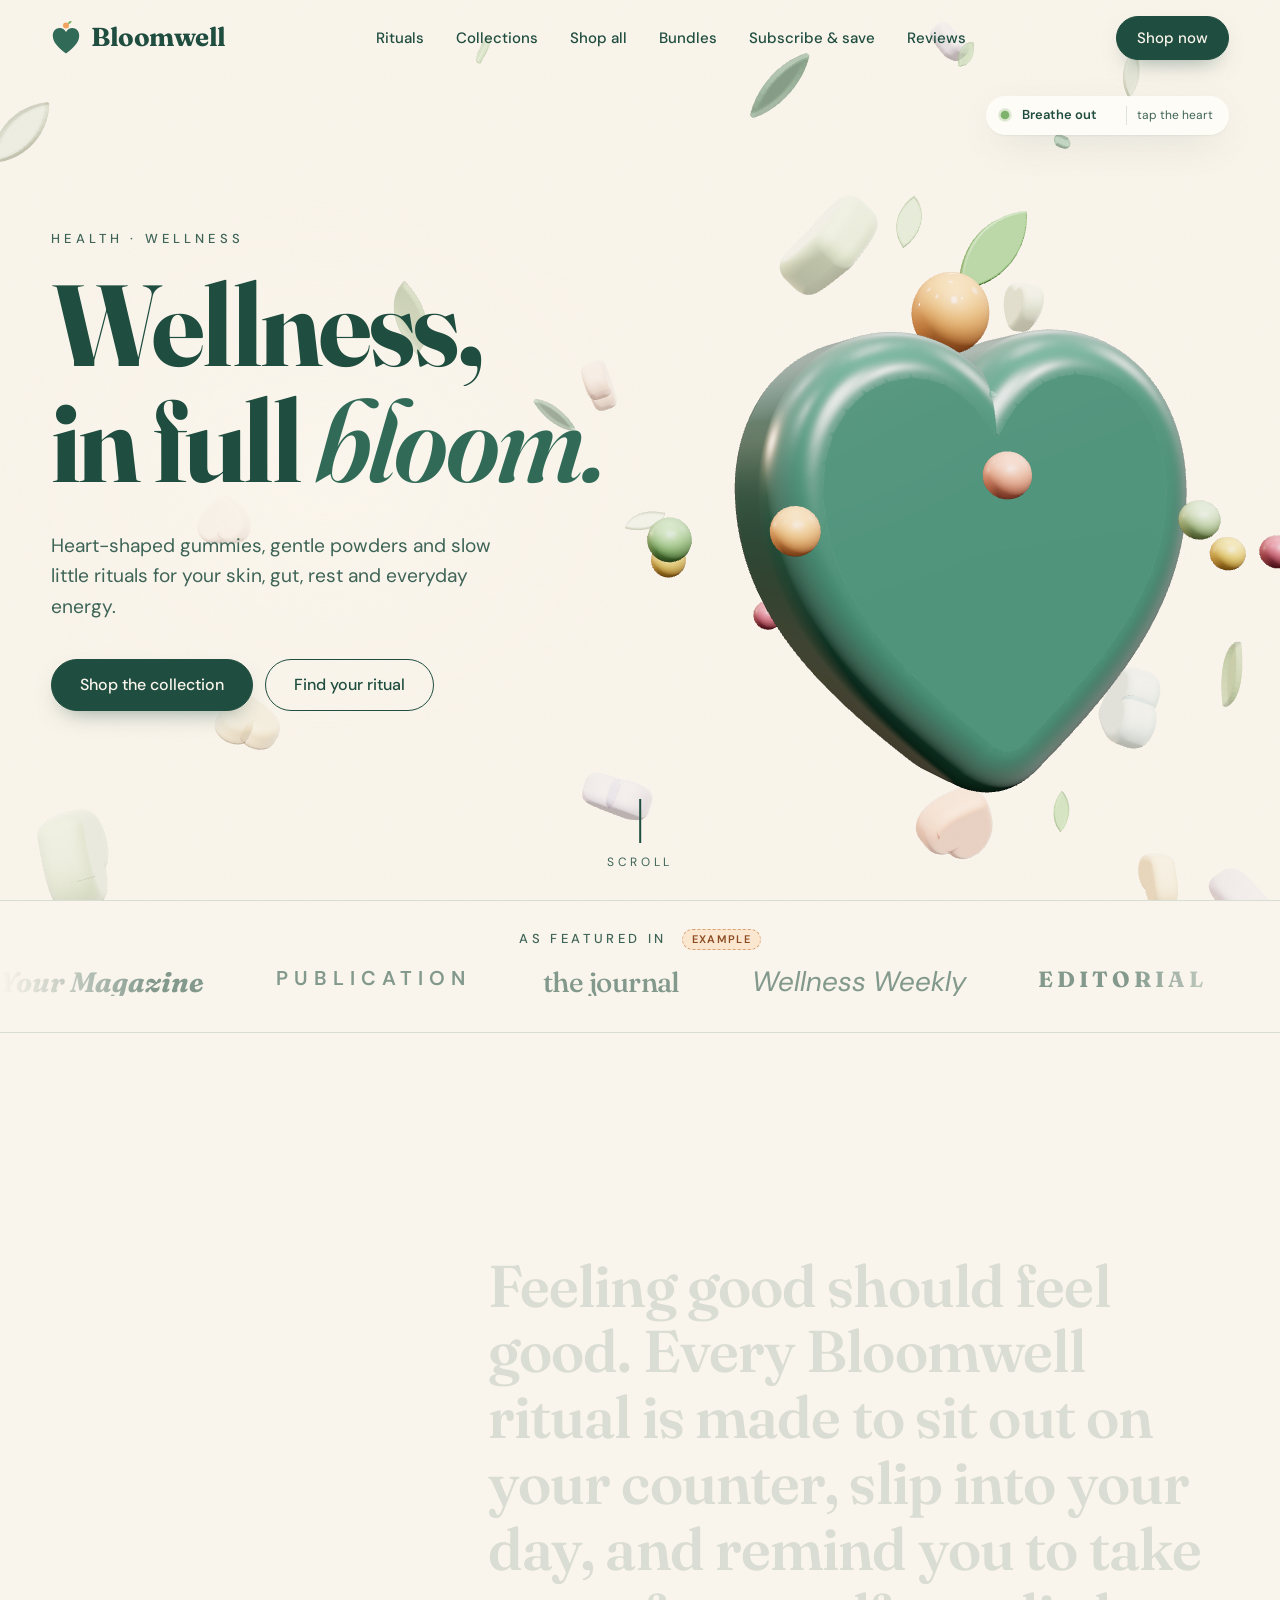
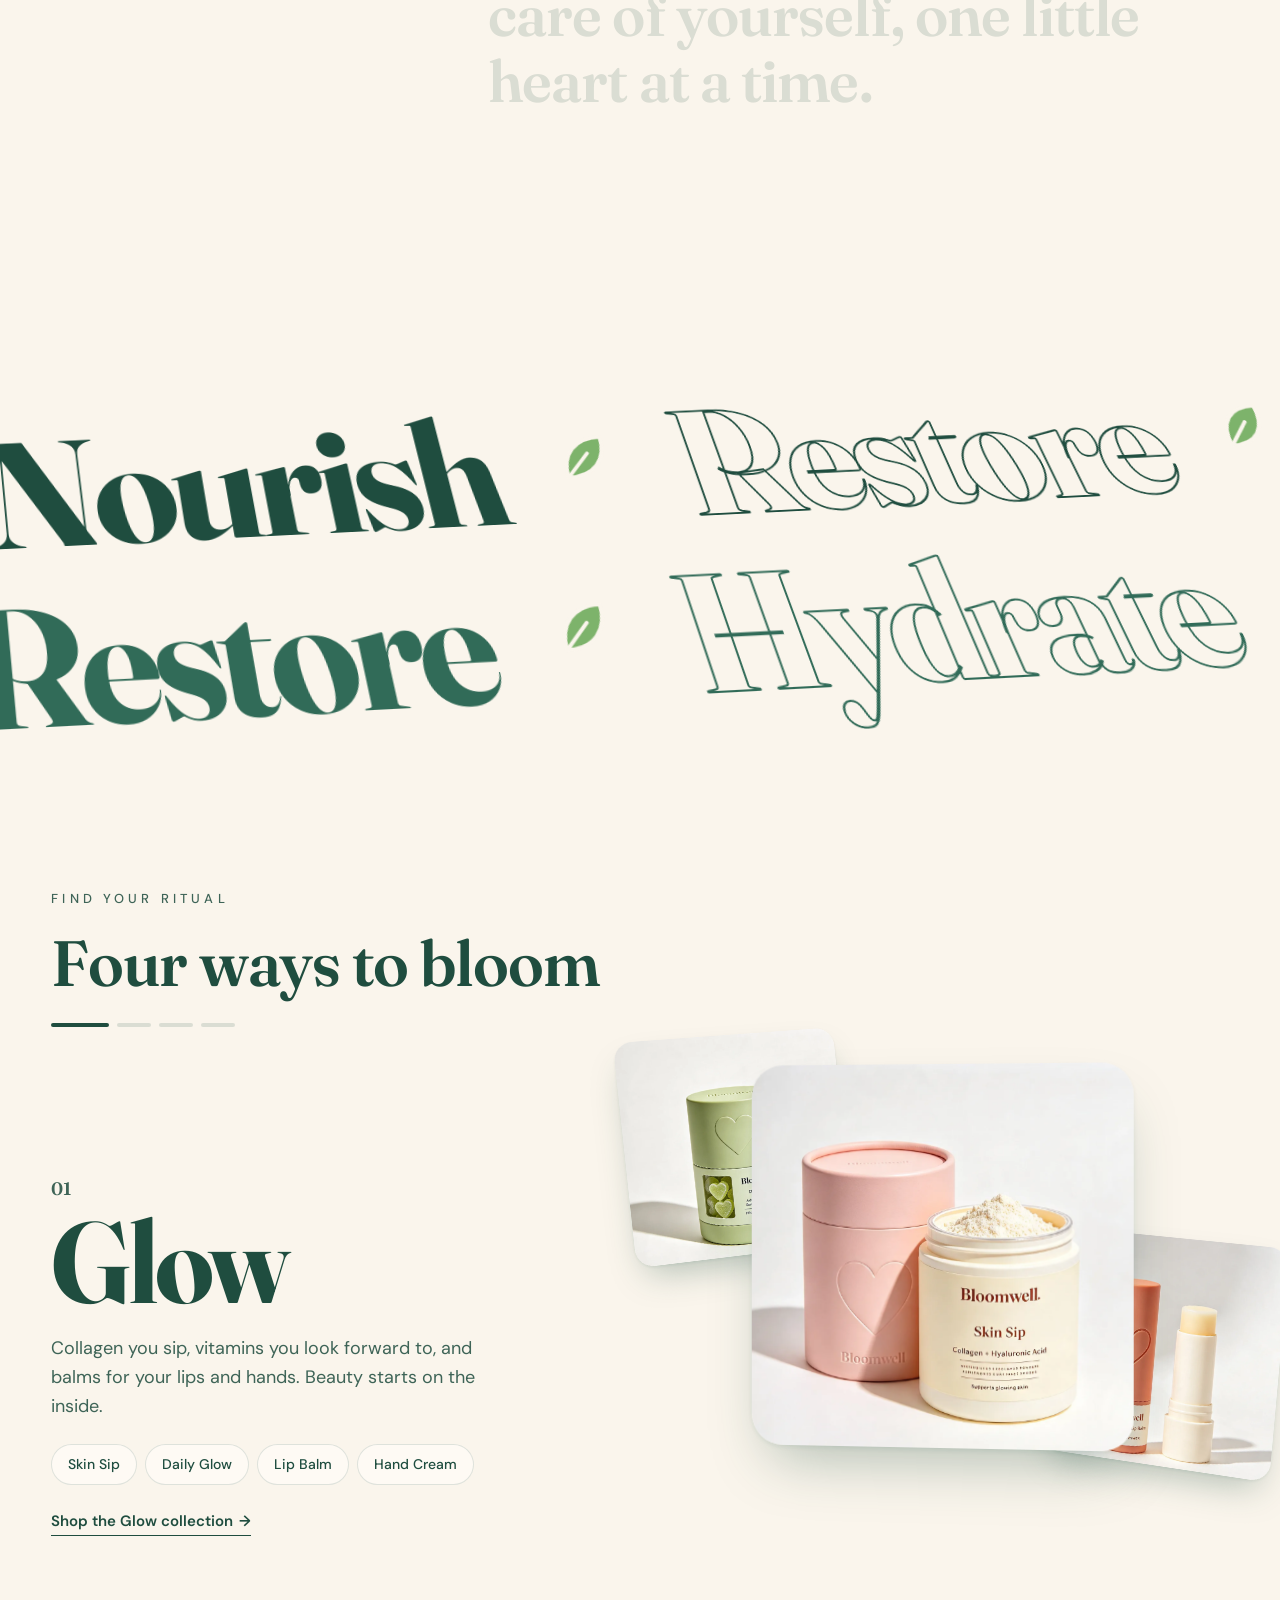
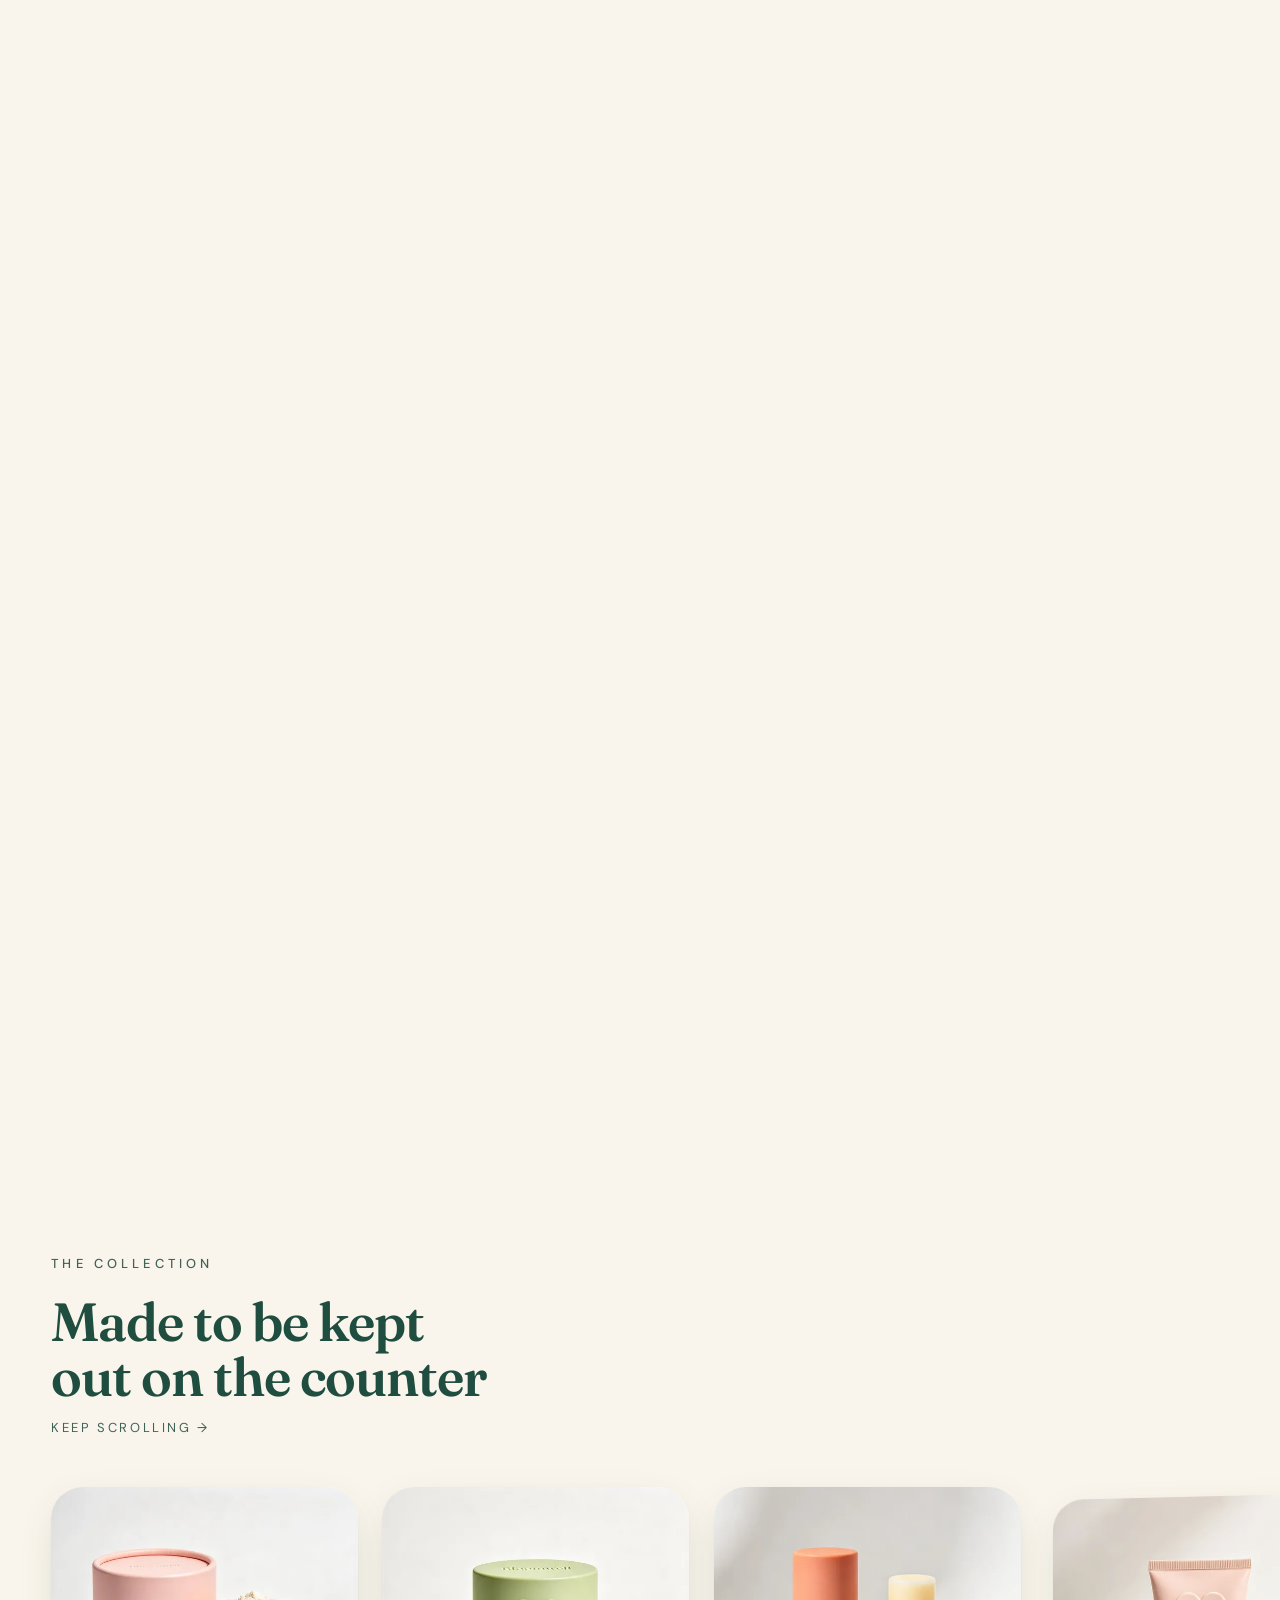
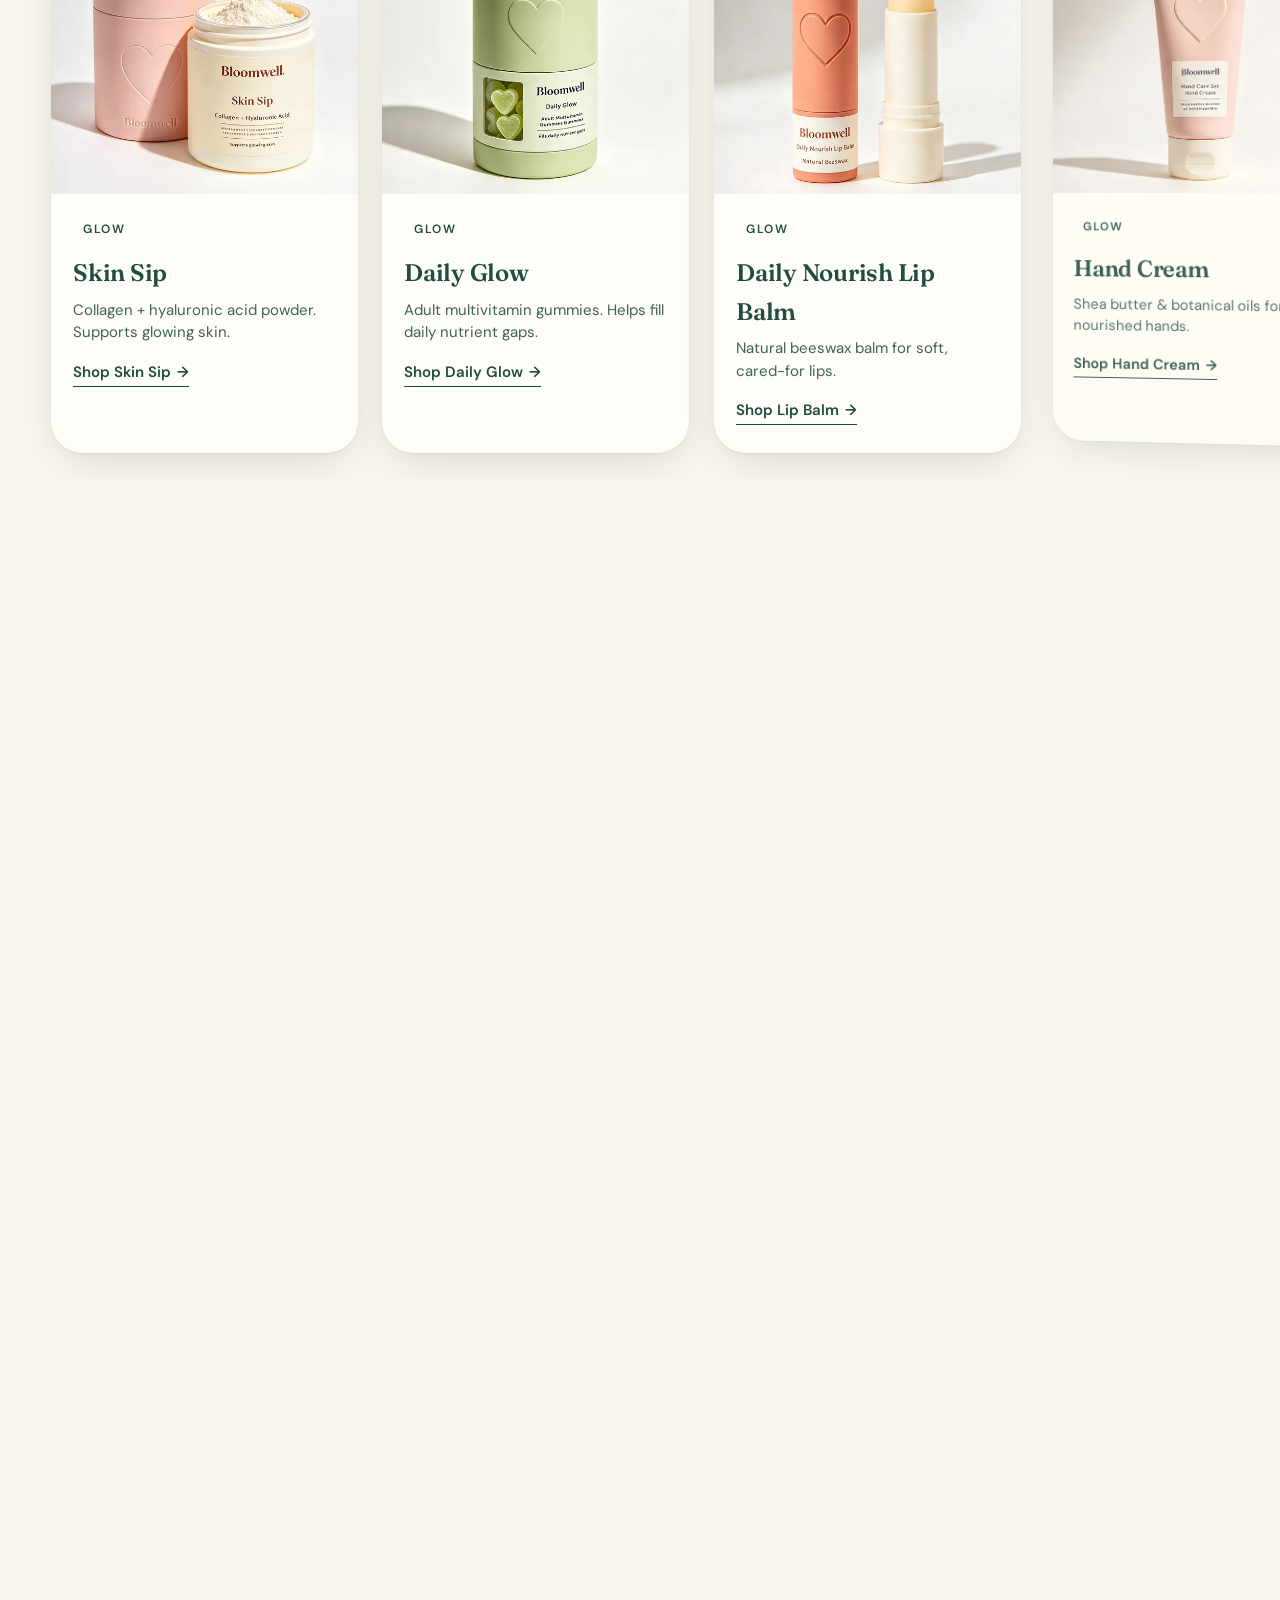
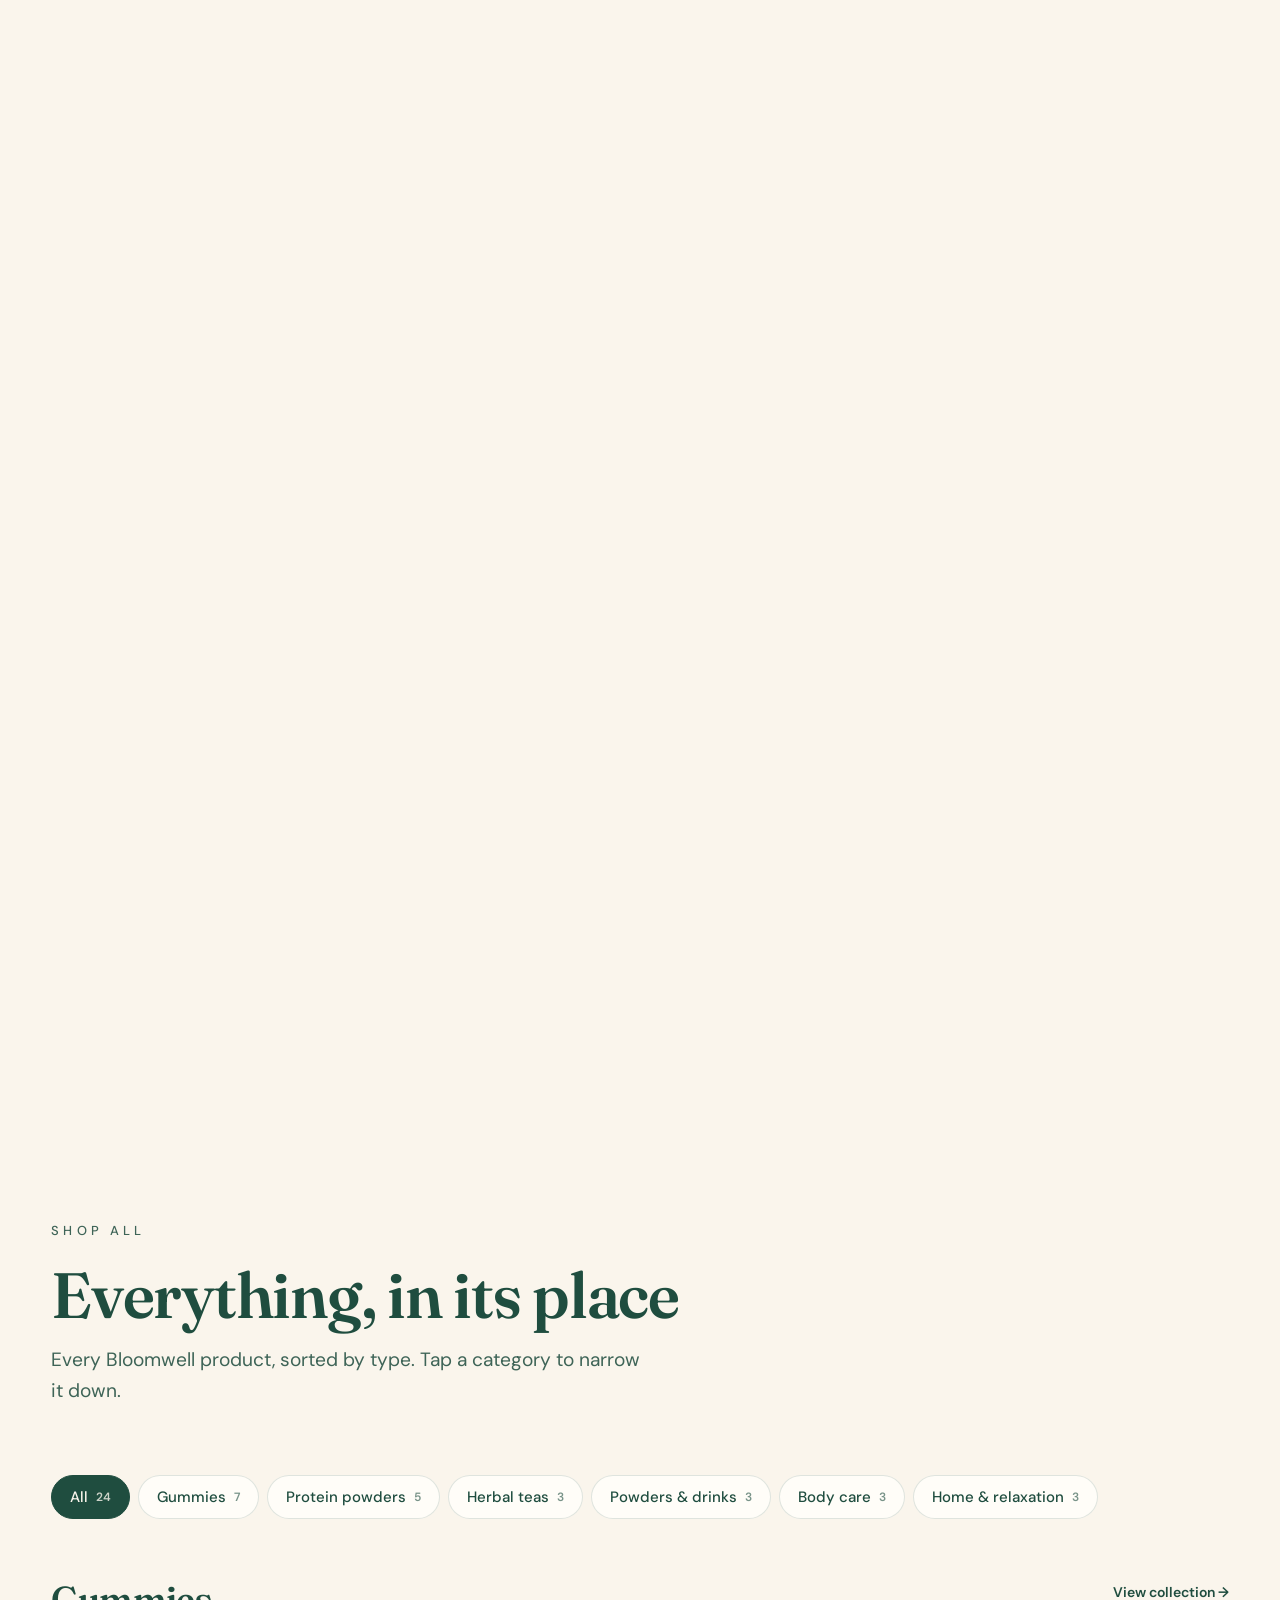
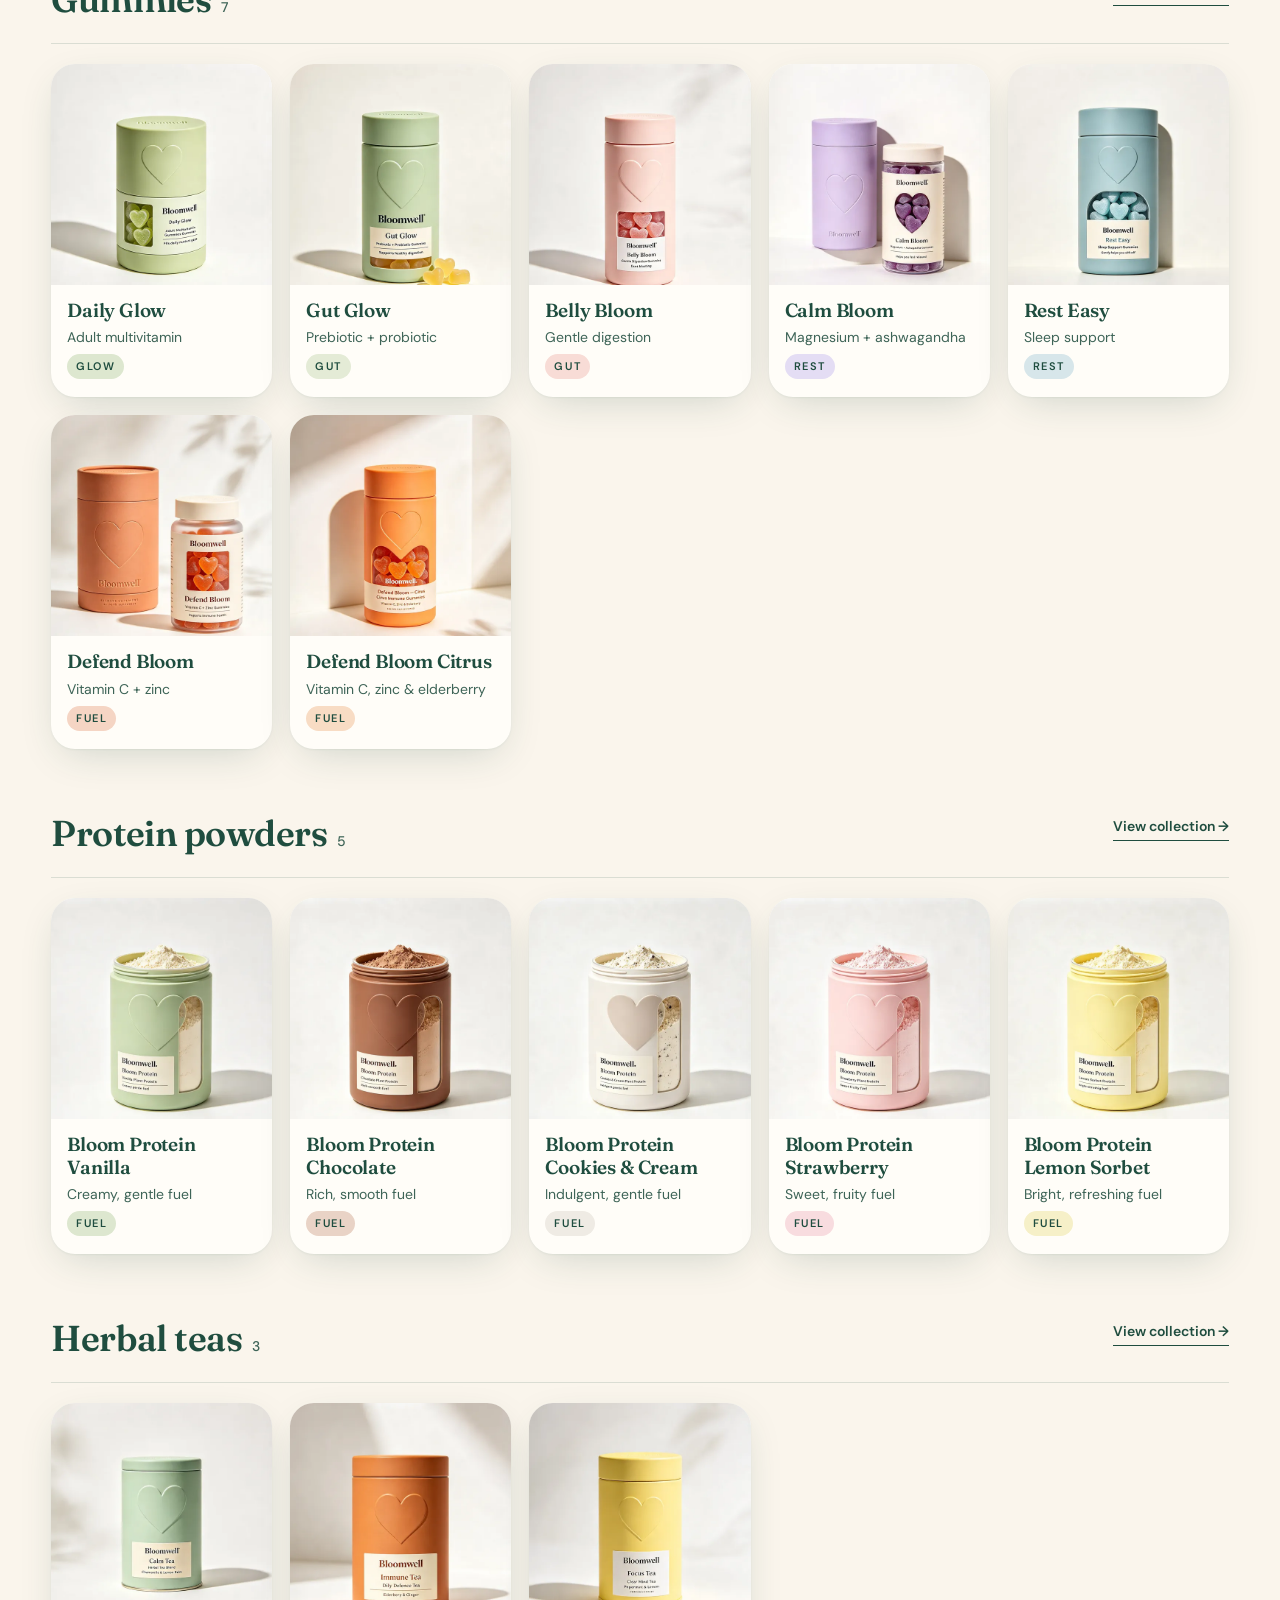
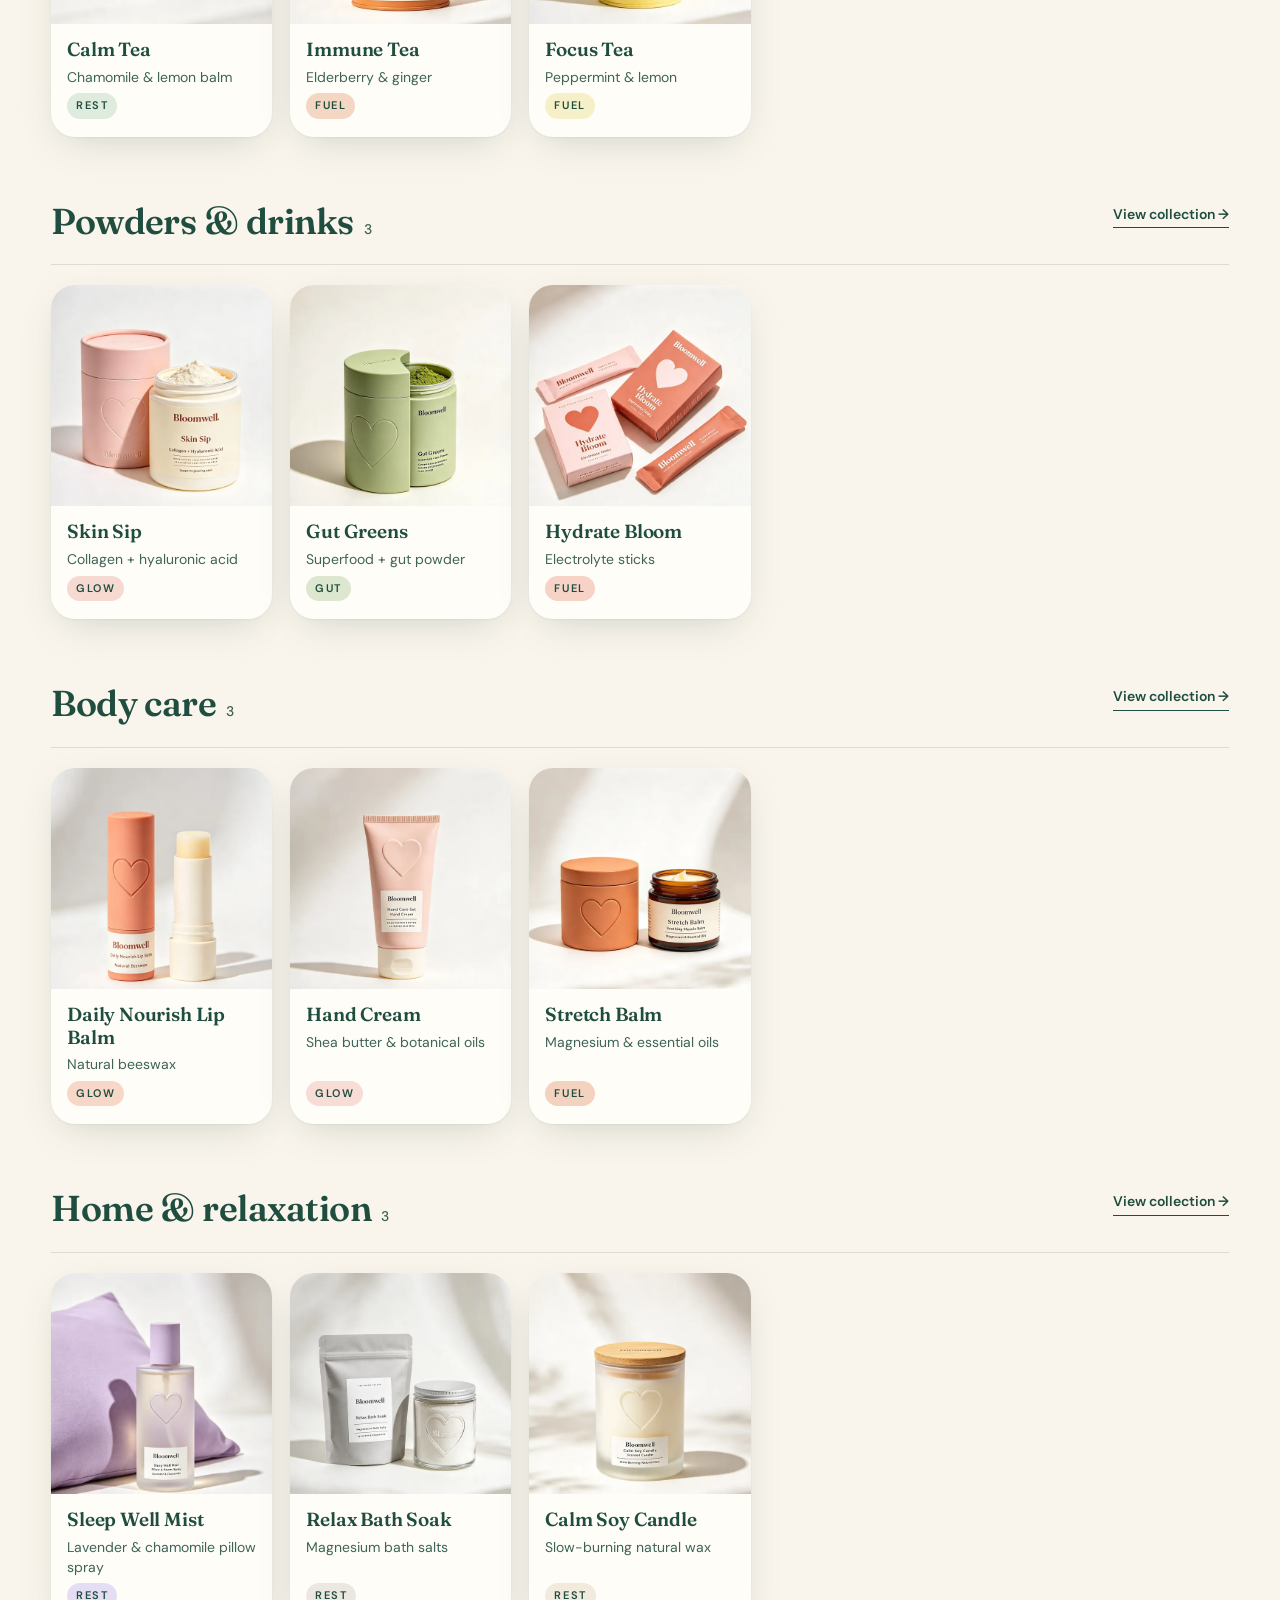
<file: index.html>
<!doctype html>
<html lang="en">
<head>
  <meta charset="utf-8">
  <meta name="viewport" content="width=device-width, initial-scale=1">
  <title>Bloomwell — Health &amp; Wellness, in Full Bloom</title>
  <meta name="description" content="Bloomwell makes heart-shaped gummies, gentle powders and slow self-care rituals for skin, gut, rest and everyday energy.">
  <meta name="theme-color" content="#FAF5EC">
  <meta property="og:title" content="Bloomwell — Health & Wellness">
  <meta property="og:description" content="Heart-shaped gummies, gentle powders and slow rituals for skin, gut, rest and everyday energy.">
  <meta property="og:image" content="assets/img/bloomwell-logo.png">
  <link rel="icon" href="assets/img/favicon.svg" type="image/svg+xml">
  <link rel="preconnect" href="https://fonts.googleapis.com">
  <link rel="preconnect" href="https://fonts.gstatic.com" crossorigin>
  <link href="https://fonts.googleapis.com/css2?family=DM+Sans:opsz,wght@9..40,400;9..40,500;9..40,600&family=Fraunces:opsz,wght@9..144,500;9..144,600;9..144,700&display=swap" rel="stylesheet">
  <link rel="stylesheet" href="css/styles.css">
  <link rel="preload" as="image" href="assets/img/products/skin-sip.webp">
  <script type="importmap">
    { "imports": { "three": "./assets/vendor/three.module.min.js" } }
  </script>
</head>
<body>
  <a class="skip-link" href="#main">Skip to content</a>

  <!-- Fixed 3D stage (decorative) -->
  <canvas id="stage" aria-hidden="true"></canvas>
  <div class="grain" aria-hidden="true"></div>

  <header class="site-header" id="top">
    <a class="brand" href="#top" aria-label="Bloomwell home">
      <svg class="brand-mark" viewBox="0 0 100 112" aria-hidden="true">
        <path d="M50 108C22 87 6 70 6 48 6 33 16 23 29 23c9 0 16 5 21 13 5-8 12-13 21-13 13 0 23 10 23 25 0 22-16 39-44 60Z" fill="#316B58"/>
        <circle cx="50" cy="14" r="10" fill="#F2A35E"/>
        <path d="M57 6c1-5 6-7 12-7-1 6-5 10-12 11Z" fill="#7DB36B"/>
      </svg>
      <span class="brand-word">Bloomwell</span>
    </a>
    <button class="menu-toggle" type="button" aria-expanded="false" aria-controls="primary-nav" aria-label="Open menu">
      <span></span><span></span>
    </button>
    <nav class="nav" id="primary-nav" aria-label="Primary">
      <a href="#rituals">Rituals</a>
      <a href="collections/index.html">Collections</a>
      <a href="#shop-all">Shop all</a>
      <a href="#bundles">Bundles</a>
      <a href="#subscribe">Subscribe &amp; save</a>
      <a href="#reviews">Reviews</a>
    </nav>
    <a class="btn btn-small" href="#shop">Shop now</a>
  </header>

  <main id="main">
    <!-- HERO -->
    <section class="hero" data-preset="hero" aria-labelledby="hero-title">
      <div class="hero-copy">
        <p class="eyebrow">Health <span aria-hidden="true">·</span> Wellness</p>
        <h1 id="hero-title" class="display">
          <span class="line"><span>Wellness,</span></span>
          <span class="line"><span>in full <em>bloom.</em></span></span>
        </h1>
        <p class="lede">Heart-shaped gummies, gentle powders and slow little rituals for your skin, gut, rest and everyday energy.</p>
        <div class="hero-ctas">
          <a class="btn" href="#shop">Shop the collection</a>
          <a class="btn btn-ghost" href="#rituals">Find your ritual</a>
        </div>
      </div>
      <div class="scroll-cue" aria-hidden="true"><span></span>Scroll</div>
    </section>

    <!-- PRESS — EXAMPLE: replace each placeholder with a real publication that featured Bloomwell -->
    <section class="press" aria-labelledby="press-title">
      <p id="press-title" class="press-label">As featured in <span class="example-tag">Example</span></p>
      <div class="press-marquee">
        <ul class="press-track" role="list">
          <li class="press-logo pl-1">Your Magazine</li><li class="press-logo pl-2">PUBLICATION</li><li class="press-logo pl-3">the journal</li><li class="press-logo pl-4">Wellness Weekly</li><li class="press-logo pl-5">EDITORIAL</li>
          <li class="press-logo pl-1" aria-hidden="true">Your Magazine</li><li class="press-logo pl-2" aria-hidden="true">PUBLICATION</li><li class="press-logo pl-3" aria-hidden="true">the journal</li><li class="press-logo pl-4" aria-hidden="true">Wellness Weekly</li><li class="press-logo pl-5" aria-hidden="true">EDITORIAL</li>
        </ul>
      </div>
    </section>

    <!-- MANIFESTO -->
    <section class="manifesto" data-preset="manifesto" aria-label="Our philosophy">
      <p class="manifesto-text" data-split>
        Feeling good should feel good. Every Bloomwell ritual is made to sit out on your counter, slip into your day, and remind you to take care of yourself, one little heart at a time.
      </p>
    </section>

    <!-- RITUALS (pinned) -->
    <section class="rituals" id="rituals" aria-labelledby="rituals-title">
      <div class="rituals-pin">
        <div class="rituals-head">
          <p class="eyebrow">Find your ritual</p>
          <h2 id="rituals-title" class="h2">Four ways to bloom</h2>
          <ol class="ritual-progress" aria-hidden="true">
            <li class="is-active"></li><li></li><li></li><li></li>
          </ol>
        </div>

        <div class="ritual-panels">
          <article class="ritual is-active" data-ritual="glow">
            <span class="ritual-num">01</span>
            <h3 class="ritual-name">Glow</h3>
            <p class="ritual-desc">Collagen you sip, vitamins you look forward to, and balms for your lips and hands. Beauty starts on the inside.</p>
            <ul class="chips"><li>Skin Sip</li><li>Daily Glow</li><li>Lip Balm</li><li>Hand Cream</li></ul>
            <a class="card-link ritual-link" href="collections/glow.html">Shop the Glow collection</a>
          </article>
          <article class="ritual" data-ritual="gut">
            <span class="ritual-num">02</span>
            <h3 class="ritual-name">Gut</h3>
            <p class="ritual-desc">A scoop of greens, a daily pre and probiotic, and gentle gummies for days you need them. Happy belly, happy you.</p>
            <ul class="chips"><li>Gut Greens</li><li>Gut Glow</li><li>Belly Bloom</li></ul>
            <a class="card-link ritual-link" href="collections/gut.html">Shop the Gut collection</a>
          </article>
          <article class="ritual" data-ritual="rest">
            <span class="ritual-num">03</span>
            <h3 class="ritual-name">Rest</h3>
            <p class="ritual-desc">Magnesium and ashwagandha to unwind, a cup of calm tea, a mist for your pillow and gummies to drift off. Your evening, softened.</p>
            <ul class="chips"><li>Calm Bloom</li><li>Rest Easy</li><li>Calm Tea</li><li>Sleep Well Mist</li><li>Bath Soak</li><li>Candle</li></ul>
            <a class="card-link ritual-link" href="collections/rest.html">Shop the Rest collection</a>
          </article>
          <article class="ritual" data-ritual="fuel">
            <span class="ritual-num">04</span>
            <h3 class="ritual-name">Fuel</h3>
            <p class="ritual-desc">Electrolytes for busy days, plant protein in five flavors, immune and focus teas, vitamin C and zinc, and a balm for after the stretch.</p>
            <ul class="chips"><li>Hydrate Bloom</li><li>Bloom Protein</li><li>Defend Bloom</li><li>Immune Tea</li><li>Focus Tea</li><li>Stretch Balm</li></ul>
            <a class="card-link ritual-link" href="collections/fuel.html">Shop the Fuel collection</a>
          </article>
        </div>

        <div class="ritual-stage">
          <div class="fan is-active" data-ritual="glow">
            <img data-pos="0" src="assets/img/products/daily-glow.webp" alt="Daily Glow" width="1200" height="1200">
            <img data-pos="1" src="assets/img/products/lip-balm.webp" alt="Lip Balm" width="1200" height="1200">
            <img data-pos="2" src="assets/img/products/skin-sip.webp" alt="Skin Sip" width="1200" height="1200">
          </div>
          <div class="fan" data-ritual="gut">
            <img data-pos="0" src="assets/img/products/belly-bloom.webp" alt="Belly Bloom" width="1200" height="1200" loading="lazy">
            <img data-pos="1" src="assets/img/products/gut-glow.webp" alt="Gut Glow" width="1200" height="1200" loading="lazy">
            <img data-pos="2" src="assets/img/products/gut-greens.webp" alt="Gut Greens" width="1200" height="1200" loading="lazy">
          </div>
          <div class="fan" data-ritual="rest">
            <img data-pos="0" src="assets/img/products/sleep-mist.webp" alt="Sleep Well Mist" width="1200" height="1200" loading="lazy">
            <img data-pos="1" src="assets/img/products/rest-easy.webp" alt="Rest Easy" width="1200" height="1200" loading="lazy">
            <img data-pos="2" src="assets/img/products/calm-bloom.webp" alt="Calm Bloom" width="1200" height="1200" loading="lazy">
          </div>
          <div class="fan" data-ritual="fuel">
            <img data-pos="0" src="assets/img/products/bloom-protein.webp" alt="Bloom Protein" width="1200" height="1200" loading="lazy">
            <img data-pos="1" src="assets/img/products/stretch-balm.webp" alt="Stretch Balm" width="1200" height="1200" loading="lazy">
            <img data-pos="2" src="assets/img/products/hydrate-bloom.webp" alt="Hydrate Bloom" width="1200" height="1200" loading="lazy">
          </div>
        </div>
      </div>
    </section>

    <!-- SHOP (horizontal) -->
    <section class="shop" id="shop" data-preset="shop" aria-labelledby="shop-title">
      <div class="shop-pin">
        <div class="shop-head">
          <p class="eyebrow">The collection</p>
          <h2 id="shop-title" class="h2">Made to be kept<br>out on the counter</h2>
          <p class="shop-hint" aria-hidden="true"><span class="hint-scroll">Keep scrolling</span><span class="hint-swipe">Swipe to browse</span> <span class="arrow">→</span></p>
        </div>
        <ul class="shop-track" role="list" aria-label="Bloomwell products">
          <li class="card" style="--tint:#F6D9D1"><div class="card-media"><img src="assets/img/products/skin-sip-sm.webp" alt="Skin Sip collagen powder jar beside its pink canister" width="600" height="600" loading="lazy"></div><div class="card-body"><span class="tag">Glow</span><h3>Skin Sip</h3><p>Collagen + hyaluronic acid powder. Supports glowing skin.</p><a class="card-link" href="#shop">Shop Skin Sip</a></div></li>
          <li class="card" style="--tint:#DDE7CF"><div class="card-media"><img src="assets/img/products/daily-glow-sm.webp" alt="Daily Glow multivitamin gummies in a sage canister" width="600" height="600" loading="lazy"></div><div class="card-body"><span class="tag">Glow</span><h3>Daily Glow</h3><p>Adult multivitamin gummies. Helps fill daily nutrient gaps.</p><a class="card-link" href="#shop">Shop Daily Glow</a></div></li>
          <li class="card" style="--tint:#F7D8C8"><div class="card-media"><img src="assets/img/products/lip-balm-sm.webp" alt="Daily Nourish lip balm in a peach tube" width="600" height="600" loading="lazy"></div><div class="card-body"><span class="tag">Glow</span><h3>Daily Nourish Lip Balm</h3><p>Natural beeswax balm for soft, cared-for lips.</p><a class="card-link" href="#shop">Shop Lip Balm</a></div></li>
          <li class="card" style="--tint:#F8DCD6"><div class="card-media"><img src="assets/img/products/hand-cream-sm.webp" alt="Bloomwell hand cream in a blush tube" width="600" height="600" loading="lazy"></div><div class="card-body"><span class="tag">Glow</span><h3>Hand Cream</h3><p>Shea butter &amp; botanical oils for soft, nourished hands.</p><a class="card-link" href="#shop">Shop Hand Cream</a></div></li>
          <li class="card" style="--tint:#DDE7CF"><div class="card-media"><img src="assets/img/products/gut-greens-sm.webp" alt="Gut Greens superfood powder in a sage canister" width="600" height="600" loading="lazy"></div><div class="card-body"><span class="tag">Gut</span><h3>Gut Greens</h3><p>Superfood + gut powder. Your greens in one easy scoop.</p><a class="card-link" href="#shop">Shop Gut Greens</a></div></li>
          <li class="card" style="--tint:#E4EBD6"><div class="card-media"><img src="assets/img/products/gut-glow-sm.webp" alt="Gut Glow prebiotic and probiotic gummies" width="600" height="600" loading="lazy"></div><div class="card-body"><span class="tag">Gut</span><h3>Gut Glow</h3><p>Prebiotic + probiotic gummies. Supports healthy digestion.</p><a class="card-link" href="#shop">Shop Gut Glow</a></div></li>
          <li class="card" style="--tint:#F8DCD6"><div class="card-media"><img src="assets/img/products/belly-bloom-sm.webp" alt="Belly Bloom digestion gummies in a blush canister" width="600" height="600" loading="lazy"></div><div class="card-body"><span class="tag">Gut</span><h3>Belly Bloom</h3><p>Gentle digestion gummies for days your belly needs a hug.</p><a class="card-link" href="#shop">Shop Belly Bloom</a></div></li>
          <li class="card" style="--tint:#E4DDF4"><div class="card-media"><img src="assets/img/products/calm-bloom-sm.webp" alt="Calm Bloom magnesium and ashwagandha gummies beside a lavender canister" width="600" height="600" loading="lazy"></div><div class="card-body"><span class="tag">Rest</span><h3>Calm Bloom</h3><p>Magnesium + ashwagandha gummies. Helps you feel relaxed.</p><a class="card-link" href="#shop">Shop Calm Bloom</a></div></li>
          <li class="card" style="--tint:#D7E6EA"><div class="card-media"><img src="assets/img/products/rest-easy-sm.webp" alt="Rest Easy sleep support gummies in a soft blue canister" width="600" height="600" loading="lazy"></div><div class="card-body"><span class="tag">Rest</span><h3>Rest Easy</h3><p>Sleep support gummies. Gently helps you drift off.</p><a class="card-link" href="#shop">Shop Rest Easy</a></div></li>
          <li class="card" style="--tint:#DFEBDD"><div class="card-media"><img src="assets/img/products/calm-tea-sm.webp" alt="Calm Tea herbal blend in a sage tin" width="600" height="600" loading="lazy"></div><div class="card-body"><span class="tag">Rest</span><h3>Calm Tea</h3><p>Herbal tea blend with chamomile &amp; lemon balm.</p><a class="card-link" href="#shop">Shop Calm Tea</a></div></li>
          <li class="card" style="--tint:#E4DDF4"><div class="card-media"><img src="assets/img/products/sleep-mist-sm.webp" alt="Sleep Well Mist pillow spray beside a lavender pillow" width="600" height="600" loading="lazy"></div><div class="card-body"><span class="tag">Rest</span><h3>Sleep Well Mist</h3><p>Pillow &amp; room spray with lavender &amp; chamomile.</p><a class="card-link" href="#shop">Shop Sleep Well Mist</a></div></li>
          <li class="card" style="--tint:#ECE8E1"><div class="card-media"><img src="assets/img/products/bath-soak-sm.webp" alt="Relax Bath Soak magnesium salts pouch and glass jar" width="600" height="600" loading="lazy"></div><div class="card-body"><span class="tag">Rest</span><h3>Relax Bath Soak</h3><p>Magnesium bath salts with lavender &amp; chamomile.</p><a class="card-link" href="#shop">Shop Bath Soak</a></div></li>
          <li class="card" style="--tint:#F1EADD"><div class="card-media"><img src="assets/img/products/calm-candle-sm.webp" alt="Calm soy candle in frosted glass with a wooden lid" width="600" height="600" loading="lazy"></div><div class="card-body"><span class="tag">Rest</span><h3>Calm Soy Candle</h3><p>Slow-burning natural wax for your wind-down.</p><a class="card-link" href="#shop">Shop Candle</a></div></li>
          <li class="card" style="--tint:#F6D3C6"><div class="card-media"><img src="assets/img/products/hydrate-bloom-sm.webp" alt="Hydrate Bloom electrolyte stick boxes and sachets" width="600" height="600" loading="lazy"></div><div class="card-body"><span class="tag">Fuel</span><h3>Hydrate Bloom</h3><p>Electrolyte sticks to keep you going on busy days.</p><a class="card-link" href="#shop">Shop Hydrate Bloom</a></div></li>
          <li class="card card-protein" style="--tint:#DDE7CF"><div class="card-media"><img src="assets/img/products/bloom-protein-sm.webp" alt="Bloom Protein plant protein canister, Vanilla flavor" width="600" height="600" loading="lazy"></div><div class="card-body"><span class="tag">Fuel</span><h3>Bloom Protein</h3><p class="protein-desc">Vanilla plant protein. Creamy, gentle fuel.</p><div class="swatches" role="group" aria-label="Choose a flavor"><button type="button" class="swatch" style="--sw:#CFE0B8" data-img="assets/img/products/bloom-protein-sm.webp" data-tint="#DDE7CF" data-desc="Vanilla plant protein. Creamy, gentle fuel." data-flavor="Vanilla" aria-pressed="true" aria-label="Vanilla"></button><button type="button" class="swatch" style="--sw:#8A5A44" data-img="assets/img/products/protein-chocolate-sm.webp" data-tint="#E9D3C6" data-desc="Chocolate plant protein. Rich, smooth fuel." data-flavor="Chocolate" aria-pressed="false" aria-label="Chocolate"></button><button type="button" class="swatch" style="--sw:#F1ECE3" data-img="assets/img/products/protein-cookies-sm.webp" data-tint="#EFEBE4" data-desc="Cookies &amp; cream plant protein. Indulgent, gentle fuel." data-flavor="Cookies &amp; Cream" aria-pressed="false" aria-label="Cookies &amp; Cream"></button><button type="button" class="swatch" style="--sw:#F3BFC6" data-img="assets/img/products/protein-strawberry-sm.webp" data-tint="#F8DCDF" data-desc="Strawberry plant protein. Sweet, fruity fuel." data-flavor="Strawberry" aria-pressed="false" aria-label="Strawberry"></button><button type="button" class="swatch" style="--sw:#F2E7A0" data-img="assets/img/products/protein-lemon-sm.webp" data-tint="#F6F0C8" data-desc="Lemon sorbet plant protein. Bright, refreshing fuel." data-flavor="Lemon Sorbet" aria-pressed="false" aria-label="Lemon Sorbet"></button><span class="flavor-name" aria-live="polite">Vanilla</span></div><a class="card-link" href="#shop">Shop Bloom Protein</a></div></li>
          <li class="card" style="--tint:#F5D5C4"><div class="card-media"><img src="assets/img/products/defend-bloom-sm.webp" alt="Defend Bloom vitamin C and zinc gummies beside a terracotta canister" width="600" height="600" loading="lazy"></div><div class="card-body"><span class="tag">Fuel</span><h3>Defend Bloom</h3><p>Vitamin C + zinc gummies. Supports immune health.</p><a class="card-link" href="#shop">Shop Defend Bloom</a></div></li>
          <li class="card" style="--tint:#F8DCC4"><div class="card-media"><img src="assets/img/products/defend-citrus-sm.webp" alt="Defend Bloom Citrus immune gummies in an orange canister" width="600" height="600" loading="lazy"></div><div class="card-body"><span class="tag">Fuel</span><h3>Defend Bloom Citrus</h3><p>Vitamin C, zinc &amp; elderberry gummies with a bright citrus taste.</p><a class="card-link" href="#shop">Shop Defend Bloom Citrus</a></div></li>
          <li class="card" style="--tint:#F3D7C3"><div class="card-media"><img src="assets/img/products/immune-tea-sm.webp" alt="Immune Tea in a terracotta tin" width="600" height="600" loading="lazy"></div><div class="card-body"><span class="tag">Fuel</span><h3>Immune Tea</h3><p>Daily defence tea with elderberry &amp; ginger.</p><a class="card-link" href="#shop">Shop Immune Tea</a></div></li>
          <li class="card" style="--tint:#F6F0C8"><div class="card-media"><img src="assets/img/products/focus-tea-sm.webp" alt="Focus Tea in a soft yellow tin" width="600" height="600" loading="lazy"></div><div class="card-body"><span class="tag">Fuel</span><h3>Focus Tea</h3><p>Clear mind tea with peppermint &amp; lemon.</p><a class="card-link" href="#shop">Shop Focus Tea</a></div></li>
          <li class="card" style="--tint:#F3D2C0"><div class="card-media"><img src="assets/img/products/stretch-balm-sm.webp" alt="Stretch Balm soothing muscle balm in an amber jar" width="600" height="600" loading="lazy"></div><div class="card-body"><span class="tag">Fuel</span><h3>Stretch Balm</h3><p>Soothing muscle balm with magnesium &amp; essential oils.</p><a class="card-link" href="#shop">Shop Stretch Balm</a></div></li>
        </ul>
      </div>
    </section>

    <!-- SHOP ALL — every product, grouped by type -->
    <section class="shop-all" id="shop-all" data-preset="shopall" aria-labelledby="shop-all-title">
      <div class="section-head">
        <p class="eyebrow">Shop all</p>
        <h2 id="shop-all-title" class="h2">Everything, in its place</h2>
        <p class="lede">Every Bloomwell product, sorted by type. Tap a category to narrow it down.</p>
      </div>
      <div class="sa-filters-wrap">
        <div class="sa-filters" role="group" aria-label="Filter products by type"><button type="button" class="sa-filter" data-filter="all" aria-pressed="true">All <span>24</span></button><button type="button" class="sa-filter" data-filter="gummies" aria-pressed="false">Gummies <span>7</span></button><button type="button" class="sa-filter" data-filter="protein" aria-pressed="false">Protein powders <span>5</span></button><button type="button" class="sa-filter" data-filter="teas" aria-pressed="false">Herbal teas <span>3</span></button><button type="button" class="sa-filter" data-filter="powders" aria-pressed="false">Powders &amp; drinks <span>3</span></button><button type="button" class="sa-filter" data-filter="body" aria-pressed="false">Body care <span>3</span></button><button type="button" class="sa-filter" data-filter="home" aria-pressed="false">Home &amp; relaxation <span>3</span></button></div>
      </div>
      <div class="sa-groups" aria-live="polite">
        <div class="sa-group" data-group="gummies">
          <h3 class="sa-heading">Gummies <span>7</span></h3>
          <a class="sa-view" href="collections/gummies.html">View collection <span aria-hidden="true">→</span></a>
          <ul class="sa-grid" role="list">
            <li class="sa-card" style="--tint:#DDE7CF"><div class="sa-link"><div class="sa-media"><img src="assets/img/products/daily-glow-sm.webp" alt="" width="600" height="600" loading="lazy"></div><div class="sa-body"><h4>Daily Glow</h4><p>Adult multivitamin</p><span class="tag">Glow</span></div></div></li>
            <li class="sa-card" style="--tint:#E4EBD6"><div class="sa-link"><div class="sa-media"><img src="assets/img/products/gut-glow-sm.webp" alt="" width="600" height="600" loading="lazy"></div><div class="sa-body"><h4>Gut Glow</h4><p>Prebiotic + probiotic</p><span class="tag">Gut</span></div></div></li>
            <li class="sa-card" style="--tint:#F8DCD6"><div class="sa-link"><div class="sa-media"><img src="assets/img/products/belly-bloom-sm.webp" alt="" width="600" height="600" loading="lazy"></div><div class="sa-body"><h4>Belly Bloom</h4><p>Gentle digestion</p><span class="tag">Gut</span></div></div></li>
            <li class="sa-card" style="--tint:#E4DDF4"><div class="sa-link"><div class="sa-media"><img src="assets/img/products/calm-bloom-sm.webp" alt="" width="600" height="600" loading="lazy"></div><div class="sa-body"><h4>Calm Bloom</h4><p>Magnesium + ashwagandha</p><span class="tag">Rest</span></div></div></li>
            <li class="sa-card" style="--tint:#D7E6EA"><div class="sa-link"><div class="sa-media"><img src="assets/img/products/rest-easy-sm.webp" alt="" width="600" height="600" loading="lazy"></div><div class="sa-body"><h4>Rest Easy</h4><p>Sleep support</p><span class="tag">Rest</span></div></div></li>
            <li class="sa-card" style="--tint:#F5D5C4"><div class="sa-link"><div class="sa-media"><img src="assets/img/products/defend-bloom-sm.webp" alt="" width="600" height="600" loading="lazy"></div><div class="sa-body"><h4>Defend Bloom</h4><p>Vitamin C + zinc</p><span class="tag">Fuel</span></div></div></li>
            <li class="sa-card" style="--tint:#F8DCC4"><div class="sa-link"><div class="sa-media"><img src="assets/img/products/defend-citrus-sm.webp" alt="" width="600" height="600" loading="lazy"></div><div class="sa-body"><h4>Defend Bloom Citrus</h4><p>Vitamin C, zinc &amp; elderberry</p><span class="tag">Fuel</span></div></div></li>
          </ul>
        </div>
        <div class="sa-group" data-group="protein">
          <h3 class="sa-heading">Protein powders <span>5</span></h3>
          <a class="sa-view" href="collections/protein.html">View collection <span aria-hidden="true">→</span></a>
          <ul class="sa-grid" role="list">
            <li class="sa-card" style="--tint:#DDE7CF"><div class="sa-link"><div class="sa-media"><img src="assets/img/products/bloom-protein-sm.webp" alt="" width="600" height="600" loading="lazy"></div><div class="sa-body"><h4>Bloom Protein Vanilla</h4><p>Creamy, gentle fuel</p><span class="tag">Fuel</span></div></div></li>
            <li class="sa-card" style="--tint:#E9D3C6"><div class="sa-link"><div class="sa-media"><img src="assets/img/products/protein-chocolate-sm.webp" alt="" width="600" height="600" loading="lazy"></div><div class="sa-body"><h4>Bloom Protein Chocolate</h4><p>Rich, smooth fuel</p><span class="tag">Fuel</span></div></div></li>
            <li class="sa-card" style="--tint:#EFEBE4"><div class="sa-link"><div class="sa-media"><img src="assets/img/products/protein-cookies-sm.webp" alt="" width="600" height="600" loading="lazy"></div><div class="sa-body"><h4>Bloom Protein Cookies &amp; Cream</h4><p>Indulgent, gentle fuel</p><span class="tag">Fuel</span></div></div></li>
            <li class="sa-card" style="--tint:#F8DCDF"><div class="sa-link"><div class="sa-media"><img src="assets/img/products/protein-strawberry-sm.webp" alt="" width="600" height="600" loading="lazy"></div><div class="sa-body"><h4>Bloom Protein Strawberry</h4><p>Sweet, fruity fuel</p><span class="tag">Fuel</span></div></div></li>
            <li class="sa-card" style="--tint:#F6F0C8"><div class="sa-link"><div class="sa-media"><img src="assets/img/products/protein-lemon-sm.webp" alt="" width="600" height="600" loading="lazy"></div><div class="sa-body"><h4>Bloom Protein Lemon Sorbet</h4><p>Bright, refreshing fuel</p><span class="tag">Fuel</span></div></div></li>
          </ul>
        </div>
        <div class="sa-group" data-group="teas">
          <h3 class="sa-heading">Herbal teas <span>3</span></h3>
          <a class="sa-view" href="collections/teas.html">View collection <span aria-hidden="true">→</span></a>
          <ul class="sa-grid" role="list">
            <li class="sa-card" style="--tint:#DFEBDD"><div class="sa-link"><div class="sa-media"><img src="assets/img/products/calm-tea-sm.webp" alt="" width="600" height="600" loading="lazy"></div><div class="sa-body"><h4>Calm Tea</h4><p>Chamomile &amp; lemon balm</p><span class="tag">Rest</span></div></div></li>
            <li class="sa-card" style="--tint:#F3D7C3"><div class="sa-link"><div class="sa-media"><img src="assets/img/products/immune-tea-sm.webp" alt="" width="600" height="600" loading="lazy"></div><div class="sa-body"><h4>Immune Tea</h4><p>Elderberry &amp; ginger</p><span class="tag">Fuel</span></div></div></li>
            <li class="sa-card" style="--tint:#F6F0C8"><div class="sa-link"><div class="sa-media"><img src="assets/img/products/focus-tea-sm.webp" alt="" width="600" height="600" loading="lazy"></div><div class="sa-body"><h4>Focus Tea</h4><p>Peppermint &amp; lemon</p><span class="tag">Fuel</span></div></div></li>
          </ul>
        </div>
        <div class="sa-group" data-group="powders">
          <h3 class="sa-heading">Powders &amp; drinks <span>3</span></h3>
          <a class="sa-view" href="collections/powders.html">View collection <span aria-hidden="true">→</span></a>
          <ul class="sa-grid" role="list">
            <li class="sa-card" style="--tint:#F6D9D1"><div class="sa-link"><div class="sa-media"><img src="assets/img/products/skin-sip-sm.webp" alt="" width="600" height="600" loading="lazy"></div><div class="sa-body"><h4>Skin Sip</h4><p>Collagen + hyaluronic acid</p><span class="tag">Glow</span></div></div></li>
            <li class="sa-card" style="--tint:#DDE7CF"><div class="sa-link"><div class="sa-media"><img src="assets/img/products/gut-greens-sm.webp" alt="" width="600" height="600" loading="lazy"></div><div class="sa-body"><h4>Gut Greens</h4><p>Superfood + gut powder</p><span class="tag">Gut</span></div></div></li>
            <li class="sa-card" style="--tint:#F6D3C6"><div class="sa-link"><div class="sa-media"><img src="assets/img/products/hydrate-bloom-sm.webp" alt="" width="600" height="600" loading="lazy"></div><div class="sa-body"><h4>Hydrate Bloom</h4><p>Electrolyte sticks</p><span class="tag">Fuel</span></div></div></li>
          </ul>
        </div>
        <div class="sa-group" data-group="body">
          <h3 class="sa-heading">Body care <span>3</span></h3>
          <a class="sa-view" href="collections/body.html">View collection <span aria-hidden="true">→</span></a>
          <ul class="sa-grid" role="list">
            <li class="sa-card" style="--tint:#F7D8C8"><div class="sa-link"><div class="sa-media"><img src="assets/img/products/lip-balm-sm.webp" alt="" width="600" height="600" loading="lazy"></div><div class="sa-body"><h4>Daily Nourish Lip Balm</h4><p>Natural beeswax</p><span class="tag">Glow</span></div></div></li>
            <li class="sa-card" style="--tint:#F8DCD6"><div class="sa-link"><div class="sa-media"><img src="assets/img/products/hand-cream-sm.webp" alt="" width="600" height="600" loading="lazy"></div><div class="sa-body"><h4>Hand Cream</h4><p>Shea butter &amp; botanical oils</p><span class="tag">Glow</span></div></div></li>
            <li class="sa-card" style="--tint:#F3D2C0"><div class="sa-link"><div class="sa-media"><img src="assets/img/products/stretch-balm-sm.webp" alt="" width="600" height="600" loading="lazy"></div><div class="sa-body"><h4>Stretch Balm</h4><p>Magnesium &amp; essential oils</p><span class="tag">Fuel</span></div></div></li>
          </ul>
        </div>
        <div class="sa-group" data-group="home">
          <h3 class="sa-heading">Home &amp; relaxation <span>3</span></h3>
          <a class="sa-view" href="collections/home.html">View collection <span aria-hidden="true">→</span></a>
          <ul class="sa-grid" role="list">
            <li class="sa-card" style="--tint:#E4DDF4"><div class="sa-link"><div class="sa-media"><img src="assets/img/products/sleep-mist-sm.webp" alt="" width="600" height="600" loading="lazy"></div><div class="sa-body"><h4>Sleep Well Mist</h4><p>Lavender &amp; chamomile pillow spray</p><span class="tag">Rest</span></div></div></li>
            <li class="sa-card" style="--tint:#ECE8E1"><div class="sa-link"><div class="sa-media"><img src="assets/img/products/bath-soak-sm.webp" alt="" width="600" height="600" loading="lazy"></div><div class="sa-body"><h4>Relax Bath Soak</h4><p>Magnesium bath salts</p><span class="tag">Rest</span></div></div></li>
            <li class="sa-card" style="--tint:#F1EADD"><div class="sa-link"><div class="sa-media"><img src="assets/img/products/calm-candle-sm.webp" alt="" width="600" height="600" loading="lazy"></div><div class="sa-body"><h4>Calm Soy Candle</h4><p>Slow-burning natural wax</p><span class="tag">Rest</span></div></div></li>
          </ul>
        </div>
      </div>
    </section>

    <!-- BUNDLES — prices and discounts are EXAMPLES: set your real prices in data-price / data-compare -->
    <section class="bundles" id="bundles" data-preset="bundles" aria-labelledby="bundles-title">
      <div class="section-head">
        <p class="eyebrow">Bundle &amp; save</p>
        <h2 id="bundles-title" class="h2">Rituals, ready-made</h2>
        <p class="lede">Our favourite routines in one box, for less than buying each on its own.</p>
      </div>
      <div class="bundle-grid">
          <article class="bundle" style="--tint:#FBE2DA" data-price="89" data-compare="112">
            <div class="bundle-stack n4" aria-hidden="true"><img src="assets/img/products/skin-sip-sm.webp" alt="" width="600" height="600" loading="lazy"><img src="assets/img/products/daily-glow-sm.webp" alt="" width="600" height="600" loading="lazy"><img src="assets/img/products/lip-balm-sm.webp" alt="" width="600" height="600" loading="lazy"><img src="assets/img/products/hand-cream-sm.webp" alt="" width="600" height="600" loading="lazy"></div>
            <div class="bundle-body">
              <span class="save-pill">Save 21%</span>
              <h3>The Glow Ritual</h3>
              <p class="bundle-items">Skin Sip, Daily Glow, Lip Balm &amp; Hand Cream</p>
              <fieldset class="buy-toggle">
                <legend class="sr-only">Purchase option for The Glow Ritual</legend>
                <label><input type="radio" name="buy-glow" value="once" checked><span>One-time</span></label>
                <label><input type="radio" name="buy-glow" value="sub"><span>Subscribe &amp; save 20%</span></label>
              </fieldset>
              <p class="price"><span class="price-now">$89.00</span> <s class="price-was">$112.00</s> <span class="price-note"></span></p>
              <a class="btn btn-block" href="#shop">Shop the bundle</a>
            </div>
          </article>
          <article class="bundle" style="--tint:#E9E2F6" data-price="94" data-compare="118">
            <div class="bundle-stack n4" aria-hidden="true"><img src="assets/img/products/calm-bloom-sm.webp" alt="" width="600" height="600" loading="lazy"><img src="assets/img/products/rest-easy-sm.webp" alt="" width="600" height="600" loading="lazy"><img src="assets/img/products/calm-tea-sm.webp" alt="" width="600" height="600" loading="lazy"><img src="assets/img/products/sleep-mist-sm.webp" alt="" width="600" height="600" loading="lazy"></div>
            <div class="bundle-body">
              <span class="save-pill">Save 20%</span>
              <h3>The Sleep Ritual</h3>
              <p class="bundle-items">Calm Bloom, Rest Easy, Calm Tea &amp; Sleep Well Mist</p>
              <fieldset class="buy-toggle">
                <legend class="sr-only">Purchase option for The Sleep Ritual</legend>
                <label><input type="radio" name="buy-sleep" value="once" checked><span>One-time</span></label>
                <label><input type="radio" name="buy-sleep" value="sub"><span>Subscribe &amp; save 20%</span></label>
              </fieldset>
              <p class="price"><span class="price-now">$94.00</span> <s class="price-was">$118.00</s> <span class="price-note"></span></p>
              <a class="btn btn-block" href="#shop">Shop the bundle</a>
            </div>
          </article>
          <article class="bundle" style="--tint:#E5EEDA" data-price="77" data-compare="96">
            <div class="bundle-stack n3" aria-hidden="true"><img src="assets/img/products/gut-greens-sm.webp" alt="" width="600" height="600" loading="lazy"><img src="assets/img/products/gut-glow-sm.webp" alt="" width="600" height="600" loading="lazy"><img src="assets/img/products/belly-bloom-sm.webp" alt="" width="600" height="600" loading="lazy"></div>
            <div class="bundle-body">
              <span class="save-pill">Save 20%</span>
              <h3>The Gut Reset</h3>
              <p class="bundle-items">Gut Greens, Gut Glow &amp; Belly Bloom</p>
              <fieldset class="buy-toggle">
                <legend class="sr-only">Purchase option for The Gut Reset</legend>
                <label><input type="radio" name="buy-gut" value="once" checked><span>One-time</span></label>
                <label><input type="radio" name="buy-gut" value="sub"><span>Subscribe &amp; save 20%</span></label>
              </fieldset>
              <p class="price"><span class="price-now">$77.00</span> <s class="price-was">$96.00</s> <span class="price-note"></span></p>
              <a class="btn btn-block" href="#shop">Shop the bundle</a>
            </div>
          </article>
          <article class="bundle" style="--tint:#FBE3D3" data-price="83" data-compare="104">
            <div class="bundle-stack n4" aria-hidden="true"><img src="assets/img/products/defend-bloom-sm.webp" alt="" width="600" height="600" loading="lazy"><img src="assets/img/products/immune-tea-sm.webp" alt="" width="600" height="600" loading="lazy"><img src="assets/img/products/hydrate-bloom-sm.webp" alt="" width="600" height="600" loading="lazy"><img src="assets/img/products/defend-citrus-sm.webp" alt="" width="600" height="600" loading="lazy"></div>
            <div class="bundle-body">
              <span class="save-pill">Save 20%</span>
              <h3>The Daily Defence</h3>
              <p class="bundle-items">Defend Bloom, Defend Bloom Citrus, Immune Tea &amp; Hydrate Bloom</p>
              <fieldset class="buy-toggle">
                <legend class="sr-only">Purchase option for The Daily Defence</legend>
                <label><input type="radio" name="buy-defend" value="once" checked><span>One-time</span></label>
                <label><input type="radio" name="buy-defend" value="sub"><span>Subscribe &amp; save 20%</span></label>
              </fieldset>
              <p class="price"><span class="price-now">$83.00</span> <s class="price-was">$104.00</s> <span class="price-note"></span></p>
              <a class="btn btn-block" href="#shop">Shop the bundle</a>
            </div>
          </article>
      </div>
    </section>

    <!-- SUBSCRIBE & SAVE — EXAMPLE terms: update to match your real subscription policy -->
    <section class="subscribe" id="subscribe" aria-labelledby="subscribe-title">
      <div class="subscribe-inner">
        <div class="subscribe-copy">
          <p class="eyebrow">Subscribe &amp; save</p>
          <h2 id="subscribe-title" class="h2">Never run out of your ritual</h2>
          <p class="lede">Save 20% on every order when you subscribe to any product or bundle.</p>
        </div>
        <ol class="steps">
          <li><span class="step-num">1</span><h3>Pick your ritual</h3><p>Any product or bundle, any flavour.</p></li>
          <li><span class="step-num">2</span><h3>Choose your rhythm</h3><p>Delivered every 30, 60 or 90 days.</p></li>
          <li><span class="step-num">3</span><h3>Save 20%, always</h3><p>Skip, swap or cancel any time from your account.</p></li>
        </ol>
      </div>
    </section>

    <!-- BETTER TOGETHER (cross-sell) — example pair discount -->
    <section class="pairs" id="pairs" aria-labelledby="pairs-title">
      <div class="section-head">
        <p class="eyebrow">Better together</p>
        <h2 id="pairs-title" class="h2">Perfect pairs</h2>
      </div>
      <ul class="pair-list" role="list">
          <li class="pair">
            <div class="pair-visual">
              <figure><img src="assets/img/products/calm-bloom-sm.webp" alt="Calm Bloom" width="600" height="600" loading="lazy"><figcaption>Calm Bloom</figcaption></figure>
              <span class="plus" aria-hidden="true"><svg viewBox="0 0 24 24"><path d="M12 4v16M4 12h16"/></svg></span>
              <figure><img src="assets/img/products/calm-tea-sm.webp" alt="Calm Tea" width="600" height="600" loading="lazy"><figcaption>Calm Tea</figcaption></figure>
            </div>
            <div class="pair-body">
              <h3>The evening wind-down</h3>
              <p>Calm Bloom + Calm Tea. Save 10% when you buy them together.</p>
              <a class="card-link" href="#shop">Shop the pair</a>
            </div>
          </li>
          <li class="pair">
            <div class="pair-visual">
              <figure><img src="assets/img/products/bloom-protein-sm.webp" alt="Bloom Protein" width="600" height="600" loading="lazy"><figcaption>Bloom Protein</figcaption></figure>
              <span class="plus" aria-hidden="true"><svg viewBox="0 0 24 24"><path d="M12 4v16M4 12h16"/></svg></span>
              <figure><img src="assets/img/products/hydrate-bloom-sm.webp" alt="Hydrate Bloom" width="600" height="600" loading="lazy"><figcaption>Hydrate Bloom</figcaption></figure>
            </div>
            <div class="pair-body">
              <h3>After the workout</h3>
              <p>Bloom Protein + Hydrate Bloom. Save 10% when you buy them together.</p>
              <a class="card-link" href="#shop">Shop the pair</a>
            </div>
          </li>
          <li class="pair">
            <div class="pair-visual">
              <figure><img src="assets/img/products/skin-sip-sm.webp" alt="Skin Sip" width="600" height="600" loading="lazy"><figcaption>Skin Sip</figcaption></figure>
              <span class="plus" aria-hidden="true"><svg viewBox="0 0 24 24"><path d="M12 4v16M4 12h16"/></svg></span>
              <figure><img src="assets/img/products/hand-cream-sm.webp" alt="Hand Cream" width="600" height="600" loading="lazy"><figcaption>Hand Cream</figcaption></figure>
            </div>
            <div class="pair-body">
              <h3>Glow, inside and out</h3>
              <p>Skin Sip + Hand Cream. Save 10% when you buy them together.</p>
              <a class="card-link" href="#shop">Shop the pair</a>
            </div>
          </li>
      </ul>
    </section>

    <!-- A DAY IN BLOOM -->
    <section class="day" id="day" data-preset="day" aria-labelledby="day-title">
      <div class="day-head">
        <p class="eyebrow">A day in bloom</p>
        <h2 id="day-title" class="h2">Small rituals,<br>morning to moon.</h2>
      </div>
      <div class="day-timeline">
        <svg class="day-line" viewBox="0 0 20 1000" preserveAspectRatio="none" aria-hidden="true">
          <path d="M10 0 V1000" />
        </svg>
        <div class="moment">
          <span class="moment-time">7:00 am</span>
          <h3>Rise</h3>
          <p>Two Daily Glow gummies and a Skin Sip stirred into your coffee or smoothie.</p>
          <div class="moment-imgs"><img src="assets/img/products/daily-glow-sm.webp" alt="Daily Glow" width="600" height="600" loading="lazy"><img src="assets/img/products/skin-sip-sm.webp" alt="Skin Sip" width="600" height="600" loading="lazy"></div>
        </div>
        <div class="moment">
          <span class="moment-time">12:30 pm</span>
          <h3>Refuel</h3>
          <p>A Hydrate Bloom stick in your water bottle, a Bloom Protein shake, and a Focus Tea for the afternoon.</p>
          <div class="moment-imgs"><img src="assets/img/products/hydrate-bloom-sm.webp" alt="Hydrate Bloom" width="600" height="600" loading="lazy"><img src="assets/img/products/bloom-protein-sm.webp" alt="Bloom Protein" width="600" height="600" loading="lazy"></div>
        </div>
        <div class="moment">
          <span class="moment-time">6:00 pm</span>
          <h3>Unwind</h3>
          <p>Stretch it out with Stretch Balm, then a Calm Bloom gummy and a cup of Calm Tea as the day slows down.</p>
          <div class="moment-imgs"><img src="assets/img/products/stretch-balm-sm.webp" alt="Stretch Balm" width="600" height="600" loading="lazy"><img src="assets/img/products/calm-bloom-sm.webp" alt="Calm Bloom" width="600" height="600" loading="lazy"></div>
        </div>
        <div class="moment">
          <span class="moment-time">10:00 pm</span>
          <h3>Rest</h3>
          <p>Light the candle, run a Relax Bath Soak, mist your pillow, and let Rest Easy help you drift off.</p>
          <div class="moment-imgs"><img src="assets/img/products/calm-candle-sm.webp" alt="Calm Soy Candle" width="600" height="600" loading="lazy"><img src="assets/img/products/rest-easy-sm.webp" alt="Rest Easy" width="600" height="600" loading="lazy"></div>
        </div>
      </div>
    </section>

    <!-- REVIEWS — EXAMPLES ONLY: replace with real, verified customer reviews before going live -->
    <section class="reviews" id="reviews" data-preset="reviews" aria-labelledby="reviews-title">
      <div class="section-head reviews-head">
        <div>
          <p class="eyebrow">Reviews</p>
          <h2 id="reviews-title" class="h2">Loved by the Bloomwell community</h2>
          <p class="reviews-note">These are example reviews to show the layout. Real customer reviews will appear here.</p>
        </div>
        <div class="review-nav">
          <button type="button" class="round-btn" data-dir="-1" aria-label="Previous reviews"><svg viewBox="0 0 24 24" aria-hidden="true"><path d="M15 5l-7 7 7 7"/></svg></button>
          <button type="button" class="round-btn" data-dir="1" aria-label="Next reviews"><svg viewBox="0 0 24 24" aria-hidden="true"><path d="M9 5l7 7-7 7"/></svg></button>
        </div>
      </div>
      <ul class="review-track" role="list" tabindex="0" aria-label="Customer reviews">
          <li class="review">
            <div class="review-top"><span class="stars" role="img" aria-label="5 out of 5 stars"><svg viewBox="0 0 20 20" aria-hidden="true"><path d="M10 1.6l2.6 5.3 5.8.8-4.2 4.1 1 5.8L10 14.9l-5.2 2.7 1-5.8L1.6 7.7l5.8-.8z"/></svg><svg viewBox="0 0 20 20" aria-hidden="true"><path d="M10 1.6l2.6 5.3 5.8.8-4.2 4.1 1 5.8L10 14.9l-5.2 2.7 1-5.8L1.6 7.7l5.8-.8z"/></svg><svg viewBox="0 0 20 20" aria-hidden="true"><path d="M10 1.6l2.6 5.3 5.8.8-4.2 4.1 1 5.8L10 14.9l-5.2 2.7 1-5.8L1.6 7.7l5.8-.8z"/></svg><svg viewBox="0 0 20 20" aria-hidden="true"><path d="M10 1.6l2.6 5.3 5.8.8-4.2 4.1 1 5.8L10 14.9l-5.2 2.7 1-5.8L1.6 7.7l5.8-.8z"/></svg><svg viewBox="0 0 20 20" aria-hidden="true"><path d="M10 1.6l2.6 5.3 5.8.8-4.2 4.1 1 5.8L10 14.9l-5.2 2.7 1-5.8L1.6 7.7l5.8-.8z"/></svg></span><span class="example-tag">Example</span></div>
            <blockquote>“My evening routine finally feels like something I look forward to. The gummies taste great.”</blockquote>
            <p class="review-meta"><span class="review-name">Sample customer</span> <span class="review-product">on Calm Bloom</span></p>
          </li>
          <li class="review">
            <div class="review-top"><span class="stars" role="img" aria-label="5 out of 5 stars"><svg viewBox="0 0 20 20" aria-hidden="true"><path d="M10 1.6l2.6 5.3 5.8.8-4.2 4.1 1 5.8L10 14.9l-5.2 2.7 1-5.8L1.6 7.7l5.8-.8z"/></svg><svg viewBox="0 0 20 20" aria-hidden="true"><path d="M10 1.6l2.6 5.3 5.8.8-4.2 4.1 1 5.8L10 14.9l-5.2 2.7 1-5.8L1.6 7.7l5.8-.8z"/></svg><svg viewBox="0 0 20 20" aria-hidden="true"><path d="M10 1.6l2.6 5.3 5.8.8-4.2 4.1 1 5.8L10 14.9l-5.2 2.7 1-5.8L1.6 7.7l5.8-.8z"/></svg><svg viewBox="0 0 20 20" aria-hidden="true"><path d="M10 1.6l2.6 5.3 5.8.8-4.2 4.1 1 5.8L10 14.9l-5.2 2.7 1-5.8L1.6 7.7l5.8-.8z"/></svg><svg viewBox="0 0 20 20" aria-hidden="true"><path d="M10 1.6l2.6 5.3 5.8.8-4.2 4.1 1 5.8L10 14.9l-5.2 2.7 1-5.8L1.6 7.7l5.8-.8z"/></svg></span><span class="example-tag">Example</span></div>
            <blockquote>“Dissolves easily in my morning coffee. The jar looks so pretty on my counter.”</blockquote>
            <p class="review-meta"><span class="review-name">Sample customer</span> <span class="review-product">on Skin Sip</span></p>
          </li>
          <li class="review">
            <div class="review-top"><span class="stars" role="img" aria-label="5 out of 5 stars"><svg viewBox="0 0 20 20" aria-hidden="true"><path d="M10 1.6l2.6 5.3 5.8.8-4.2 4.1 1 5.8L10 14.9l-5.2 2.7 1-5.8L1.6 7.7l5.8-.8z"/></svg><svg viewBox="0 0 20 20" aria-hidden="true"><path d="M10 1.6l2.6 5.3 5.8.8-4.2 4.1 1 5.8L10 14.9l-5.2 2.7 1-5.8L1.6 7.7l5.8-.8z"/></svg><svg viewBox="0 0 20 20" aria-hidden="true"><path d="M10 1.6l2.6 5.3 5.8.8-4.2 4.1 1 5.8L10 14.9l-5.2 2.7 1-5.8L1.6 7.7l5.8-.8z"/></svg><svg viewBox="0 0 20 20" aria-hidden="true"><path d="M10 1.6l2.6 5.3 5.8.8-4.2 4.1 1 5.8L10 14.9l-5.2 2.7 1-5.8L1.6 7.7l5.8-.8z"/></svg><svg viewBox="0 0 20 20" aria-hidden="true"><path d="M10 1.6l2.6 5.3 5.8.8-4.2 4.1 1 5.8L10 14.9l-5.2 2.7 1-5.8L1.6 7.7l5.8-.8z"/></svg></span><span class="example-tag">Example</span></div>
            <blockquote>“I love the little heart gummies. Part of my wind-down every night now.”</blockquote>
            <p class="review-meta"><span class="review-name">Sample customer</span> <span class="review-product">on Rest Easy</span></p>
          </li>
          <li class="review">
            <div class="review-top"><span class="stars" role="img" aria-label="5 out of 5 stars"><svg viewBox="0 0 20 20" aria-hidden="true"><path d="M10 1.6l2.6 5.3 5.8.8-4.2 4.1 1 5.8L10 14.9l-5.2 2.7 1-5.8L1.6 7.7l5.8-.8z"/></svg><svg viewBox="0 0 20 20" aria-hidden="true"><path d="M10 1.6l2.6 5.3 5.8.8-4.2 4.1 1 5.8L10 14.9l-5.2 2.7 1-5.8L1.6 7.7l5.8-.8z"/></svg><svg viewBox="0 0 20 20" aria-hidden="true"><path d="M10 1.6l2.6 5.3 5.8.8-4.2 4.1 1 5.8L10 14.9l-5.2 2.7 1-5.8L1.6 7.7l5.8-.8z"/></svg><svg viewBox="0 0 20 20" aria-hidden="true"><path d="M10 1.6l2.6 5.3 5.8.8-4.2 4.1 1 5.8L10 14.9l-5.2 2.7 1-5.8L1.6 7.7l5.8-.8z"/></svg><svg viewBox="0 0 20 20" aria-hidden="true"><path d="M10 1.6l2.6 5.3 5.8.8-4.2 4.1 1 5.8L10 14.9l-5.2 2.7 1-5.8L1.6 7.7l5.8-.8z"/></svg></span><span class="example-tag">Example</span></div>
            <blockquote>“The strawberry flavour is my favourite. Smooth, not chalky at all.”</blockquote>
            <p class="review-meta"><span class="review-name">Sample customer</span> <span class="review-product">on Bloom Protein</span></p>
          </li>
          <li class="review">
            <div class="review-top"><span class="stars" role="img" aria-label="5 out of 5 stars"><svg viewBox="0 0 20 20" aria-hidden="true"><path d="M10 1.6l2.6 5.3 5.8.8-4.2 4.1 1 5.8L10 14.9l-5.2 2.7 1-5.8L1.6 7.7l5.8-.8z"/></svg><svg viewBox="0 0 20 20" aria-hidden="true"><path d="M10 1.6l2.6 5.3 5.8.8-4.2 4.1 1 5.8L10 14.9l-5.2 2.7 1-5.8L1.6 7.7l5.8-.8z"/></svg><svg viewBox="0 0 20 20" aria-hidden="true"><path d="M10 1.6l2.6 5.3 5.8.8-4.2 4.1 1 5.8L10 14.9l-5.2 2.7 1-5.8L1.6 7.7l5.8-.8z"/></svg><svg viewBox="0 0 20 20" aria-hidden="true"><path d="M10 1.6l2.6 5.3 5.8.8-4.2 4.1 1 5.8L10 14.9l-5.2 2.7 1-5.8L1.6 7.7l5.8-.8z"/></svg><svg viewBox="0 0 20 20" aria-hidden="true"><path d="M10 1.6l2.6 5.3 5.8.8-4.2 4.1 1 5.8L10 14.9l-5.2 2.7 1-5.8L1.6 7.7l5.8-.8z"/></svg></span><span class="example-tag">Example</span></div>
            <blockquote>“Easiest way I have found to get my greens in. Mixes well with water.”</blockquote>
            <p class="review-meta"><span class="review-name">Sample customer</span> <span class="review-product">on Gut Greens</span></p>
          </li>
          <li class="review">
            <div class="review-top"><span class="stars" role="img" aria-label="5 out of 5 stars"><svg viewBox="0 0 20 20" aria-hidden="true"><path d="M10 1.6l2.6 5.3 5.8.8-4.2 4.1 1 5.8L10 14.9l-5.2 2.7 1-5.8L1.6 7.7l5.8-.8z"/></svg><svg viewBox="0 0 20 20" aria-hidden="true"><path d="M10 1.6l2.6 5.3 5.8.8-4.2 4.1 1 5.8L10 14.9l-5.2 2.7 1-5.8L1.6 7.7l5.8-.8z"/></svg><svg viewBox="0 0 20 20" aria-hidden="true"><path d="M10 1.6l2.6 5.3 5.8.8-4.2 4.1 1 5.8L10 14.9l-5.2 2.7 1-5.8L1.6 7.7l5.8-.8z"/></svg><svg viewBox="0 0 20 20" aria-hidden="true"><path d="M10 1.6l2.6 5.3 5.8.8-4.2 4.1 1 5.8L10 14.9l-5.2 2.7 1-5.8L1.6 7.7l5.8-.8z"/></svg><svg viewBox="0 0 20 20" aria-hidden="true"><path d="M10 1.6l2.6 5.3 5.8.8-4.2 4.1 1 5.8L10 14.9l-5.2 2.7 1-5.8L1.6 7.7l5.8-.8z"/></svg></span><span class="example-tag">Example</span></div>
            <blockquote>“Smells calming without being too strong. I spray it on my pillow every night.”</blockquote>
            <p class="review-meta"><span class="review-name">Sample customer</span> <span class="review-product">on Sleep Well Mist</span></p>
          </li>
      </ul>
    </section>

    <!-- PROMISE -->
    <section class="promise" id="promise" data-preset="promise" aria-labelledby="promise-title">
      <p class="eyebrow">Our promise</p>
      <h2 id="promise-title" class="h2">Self-care you'll actually look forward to</h2>
      <div class="promise-grid">
        <div class="promise-item">
          <svg viewBox="0 0 24 24" aria-hidden="true"><path d="M12 21s-7.5-4.6-9.5-9.2C1.2 8.6 3.3 5 6.8 5c2 0 3.6 1.1 4.4 2.6h1.6C13.6 6.1 15.2 5 17.2 5c3.5 0 5.6 3.6 4.3 6.8C19.5 16.4 12 21 12 21Z"/></svg>
          <h3>Made to be enjoyed</h3>
          <p>Heart-shaped gummies and silky powders, because a ritual you love is a ritual you keep.</p>
        </div>
        <div class="promise-item">
          <svg viewBox="0 0 24 24" aria-hidden="true"><path d="M5 19c0-8 6-14 15-14-1 9-6 15-14 15"/><path d="M5 19c3-4 6-7 10-9"/></svg>
          <h3>Gentle by design</h3>
          <p>Thoughtful formulas built around familiar ingredients like magnesium, collagen, greens and vitamin C.</p>
        </div>
        <div class="promise-item">
          <svg viewBox="0 0 24 24" aria-hidden="true"><rect x="6" y="3" width="12" height="18" rx="3"/><path d="M6 8h12"/></svg>
          <h3>Counter-worthy</h3>
          <p>Soft-touch canisters in calming colors, designed to live out in the open, not hidden in a drawer.</p>
        </div>
      </div>
    </section>

    <!-- CTA -->
    <section class="cta" data-preset="cta" aria-labelledby="cta-title">
      <div class="cta-inner">
        <div class="cta-heart" aria-hidden="true"></div>
        <h2 id="cta-title" class="display display-sm">Join the bloom.</h2>
        <p class="lede">New rituals, restocks and gentle reminders to take care of yourself. No spam, just good things.</p>
        <form class="signup" novalidate>
          <label class="sr-only" for="email">Email address</label>
          <input id="email" name="email" type="email" inputmode="email" autocomplete="email" placeholder="you@example.com" required>
          <button class="btn" type="submit">Sign up</button>
          <p class="form-msg" role="status" aria-live="polite"></p>
        </form>
      </div>
    </section>
  </main>

  <footer class="site-footer">
    <div class="footer-top">
      <a class="brand brand-footer" href="#top" aria-label="Back to top">
        <svg class="brand-mark" viewBox="0 0 100 112" aria-hidden="true">
          <path d="M50 108C22 87 6 70 6 48 6 33 16 23 29 23c9 0 16 5 21 13 5-8 12-13 21-13 13 0 23 10 23 25 0 22-16 39-44 60Z" fill="#316B58"/>
          <circle cx="50" cy="14" r="10" fill="#F2A35E"/>
          <path d="M57 6c1-5 6-7 12-7-1 6-5 10-12 11Z" fill="#7DB36B"/>
        </svg>
        <span class="brand-word">Bloomwell</span>
      </a>
      <nav class="footer-nav" aria-label="Footer">
        <a href="#rituals">Rituals</a>
        <a href="#shop">Shop</a>
        <a href="#shop-all">Shop all</a>
        <a href="collections/index.html">Collections</a>
        <a href="#bundles">Bundles</a>
        <a href="#subscribe">Subscribe &amp; save</a>
        <a href="#day">A day in bloom</a>
        <a href="#reviews">Reviews</a>
        <a href="#promise">Our promise</a>
      </nav>
    </div>
    <p class="disclaimer">*These statements have not been evaluated by the Food and Drug Administration. These products are not intended to diagnose, treat, cure, or prevent any disease. Consult your healthcare provider before starting any supplement, especially if you are pregnant, nursing or taking medication.</p>
    <p class="copyright">© <span id="year">2026</span> Bloomwell. Health · Wellness.</p>
  </footer>

  <script src="assets/vendor/gsap.min.js"></script>
  <script src="assets/vendor/ScrollTrigger.min.js"></script>
  <script src="assets/vendor/lenis.min.js"></script>
  <script type="module" src="js/main.js"></script>
</body>
</html>
</file>
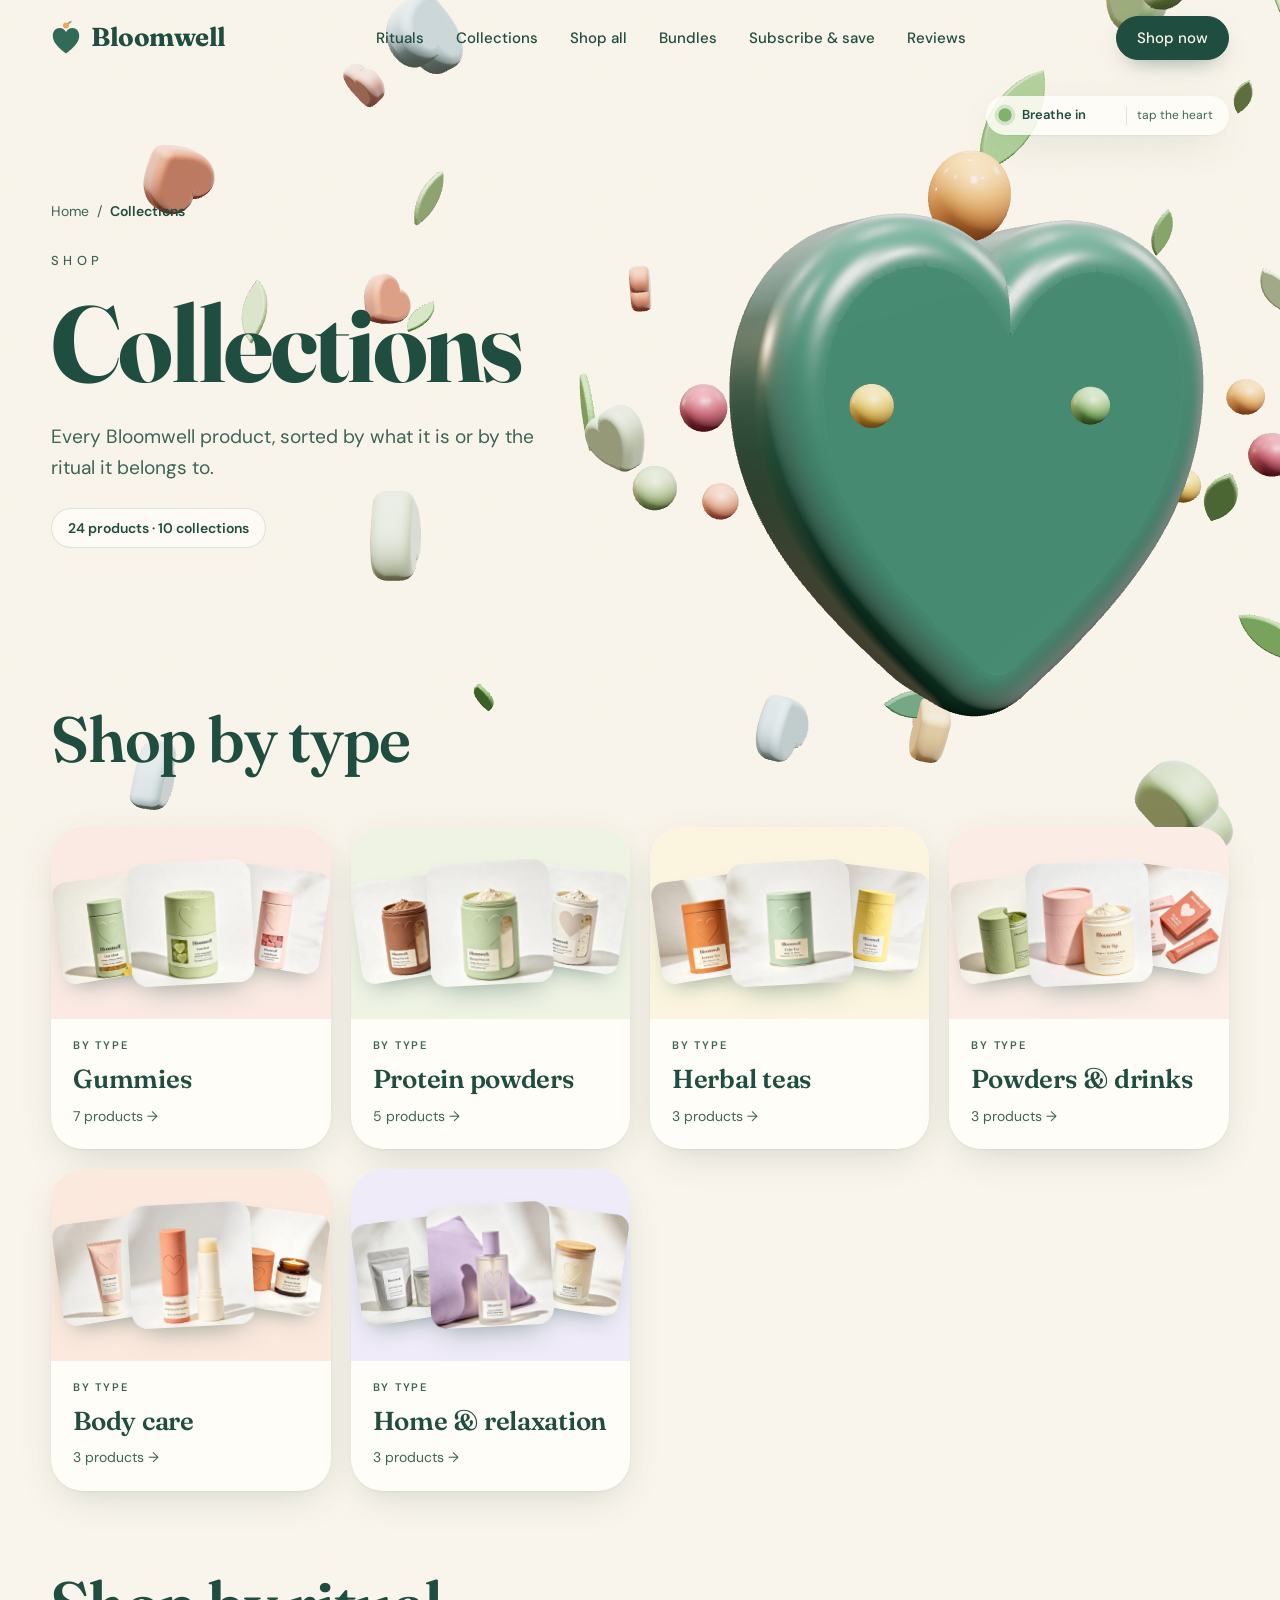
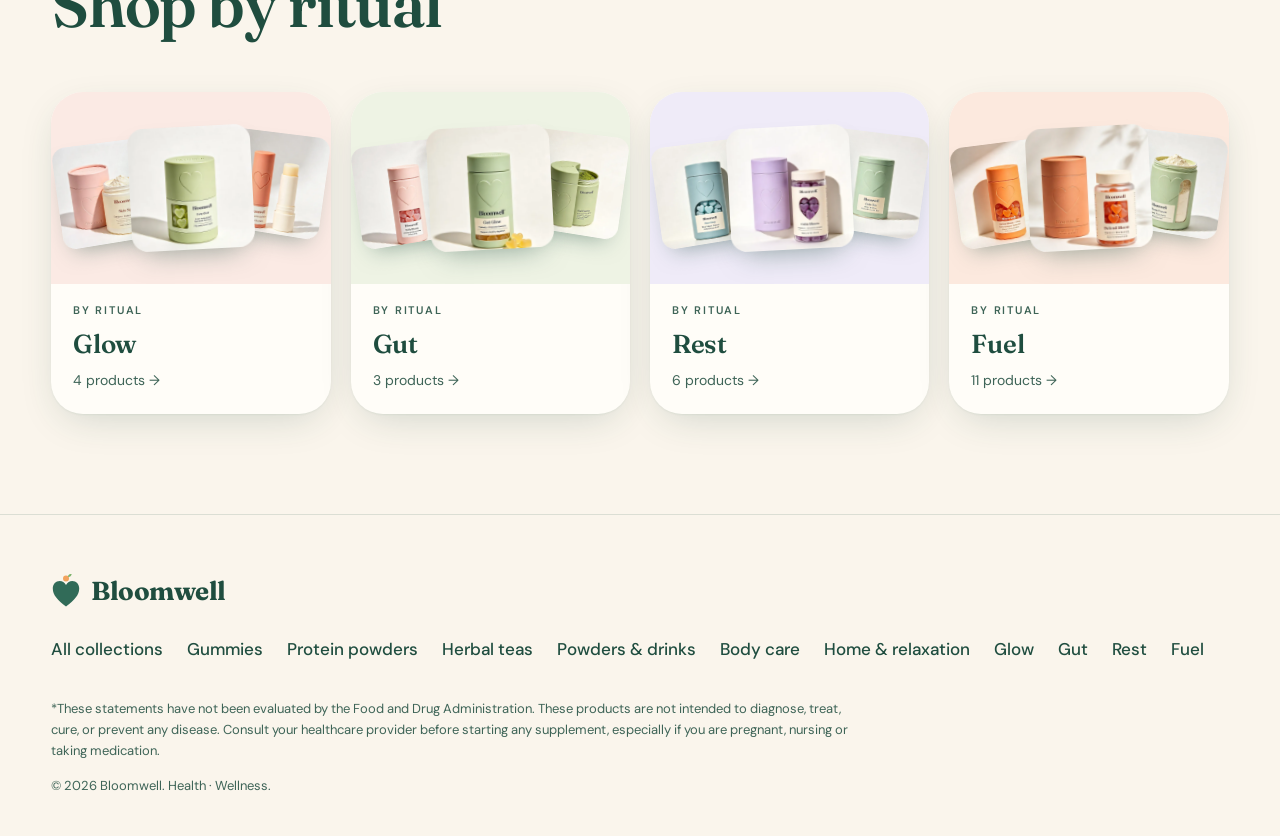
<file: collections/index.html>
<!doctype html>
<html lang="en" style="--bg:#FAF5EC">
<head>
  <meta charset="utf-8">
  <meta name="viewport" content="width=device-width, initial-scale=1">
  <title>Collections — Bloomwell</title>
  <meta name="description" content="Browse every Bloomwell collection: gummies, protein powders, herbal teas, body care and more.">
  <meta name="theme-color" content="#FAF5EC">
  <link rel="icon" href="../assets/img/favicon.svg" type="image/svg+xml">
  <link rel="preconnect" href="https://fonts.googleapis.com">
  <link rel="preconnect" href="https://fonts.gstatic.com" crossorigin>
  <link href="https://fonts.googleapis.com/css2?family=DM+Sans:opsz,wght@9..40,400;9..40,500;9..40,600&family=Fraunces:opsz,wght@9..144,500;9..144,600;9..144,700&display=swap" rel="stylesheet">
  <link rel="stylesheet" href="../css/styles.css">
  <link rel="stylesheet" href="../css/collections.css">
  <script type="importmap">
    { "imports": { "three": "../assets/vendor/three.module.min.js" } }
  </script>
</head>
<body data-accent="#316B58">
  <a class="skip-link" href="#main">Skip to content</a>
  <canvas id="stage" aria-hidden="true"></canvas>
  <div class="grain" aria-hidden="true"></div>

  <header class="site-header">
    <a class="brand" href="../index.html" aria-label="Bloomwell home">
        <svg class="brand-mark" viewBox="0 0 100 112" aria-hidden="true">
          <path d="M50 108C22 87 6 70 6 48 6 33 16 23 29 23c9 0 16 5 21 13 5-8 12-13 21-13 13 0 23 10 23 25 0 22-16 39-44 60Z" fill="#316B58"/>
          <circle cx="50" cy="14" r="10" fill="#F2A35E"/>
          <path d="M57 6c1-5 6-7 12-7-1 6-5 10-12 11Z" fill="#7DB36B"/>
        </svg>
      <span class="brand-word">Bloomwell</span>
    </a>
    <button class="menu-toggle" type="button" aria-expanded="false" aria-controls="primary-nav" aria-label="Open menu">
      <span></span><span></span>
    </button>
    <nav class="nav" id="primary-nav" aria-label="Primary">
      <a href="../index.html#rituals">Rituals</a>
      <a href="index.html">Collections</a>
      <a href="../index.html#shop-all">Shop all</a>
      <a href="../index.html#bundles">Bundles</a>
      <a href="../index.html#subscribe">Subscribe &amp; save</a>
      <a href="../index.html#reviews">Reviews</a>
    </nav>
    <a class="btn btn-small" href="../index.html#shop">Shop now</a>
  </header>

  <main id="main">
    <section class="c-hero" aria-labelledby="c-title">
      <div class="c-hero-copy">
        <nav class="crumbs" aria-label="Breadcrumb">
          <a href="../index.html">Home</a><span aria-hidden="true">/</span><span aria-current="page">Collections</span>
        </nav>
        <p class="eyebrow">Shop</p>
        <h1 id="c-title" class="display c-title"><span class="line"><span>Collections</span></span></h1>
        <p class="lede">Every Bloomwell product, sorted by what it is or by the ritual it belongs to.</p>
        <p class="c-count">24 products · 10 collections</p>
      </div>
    </section>

    <section class="c-more c-index-group" aria-labelledby="g-type">
      <div class="section-head">
        <h2 id="g-type" class="h2">Shop by type</h2>
      </div>
      <ul class="c-tiles" role="list">
          <li class="c-tile" style="--tint:#FBEAE4;--accent:#E8937A">
            <a href="gummies.html">
              <div class="tile-stack" aria-hidden="true"><img src="../assets/img/products/daily-glow-sm.webp" alt="" width="600" height="600" loading="lazy"><img src="../assets/img/products/gut-glow-sm.webp" alt="" width="600" height="600" loading="lazy"><img src="../assets/img/products/belly-bloom-sm.webp" alt="" width="600" height="600" loading="lazy"></div>
              <div class="tile-body">
                <span class="tile-group">By type</span>
                <h3>Gummies</h3>
                <span class="tile-count">7 products</span>
              </div>
            </a>
          </li>
          <li class="c-tile" style="--tint:#EEF3E4;--accent:#A6C78B">
            <a href="protein.html">
              <div class="tile-stack" aria-hidden="true"><img src="../assets/img/products/bloom-protein-sm.webp" alt="" width="600" height="600" loading="lazy"><img src="../assets/img/products/protein-chocolate-sm.webp" alt="" width="600" height="600" loading="lazy"><img src="../assets/img/products/protein-cookies-sm.webp" alt="" width="600" height="600" loading="lazy"></div>
              <div class="tile-body">
                <span class="tile-group">By type</span>
                <h3>Protein powders</h3>
                <span class="tile-count">5 products</span>
              </div>
            </a>
          </li>
          <li class="c-tile" style="--tint:#FBF5DF;--accent:#E2B54A">
            <a href="teas.html">
              <div class="tile-stack" aria-hidden="true"><img src="../assets/img/products/calm-tea-sm.webp" alt="" width="600" height="600" loading="lazy"><img src="../assets/img/products/immune-tea-sm.webp" alt="" width="600" height="600" loading="lazy"><img src="../assets/img/products/focus-tea-sm.webp" alt="" width="600" height="600" loading="lazy"></div>
              <div class="tile-body">
                <span class="tile-group">By type</span>
                <h3>Herbal teas</h3>
                <span class="tile-count">3 products</span>
              </div>
            </a>
          </li>
          <li class="c-tile" style="--tint:#FBEDE6;--accent:#F0AE9C">
            <a href="powders.html">
              <div class="tile-stack" aria-hidden="true"><img src="../assets/img/products/skin-sip-sm.webp" alt="" width="600" height="600" loading="lazy"><img src="../assets/img/products/gut-greens-sm.webp" alt="" width="600" height="600" loading="lazy"><img src="../assets/img/products/hydrate-bloom-sm.webp" alt="" width="600" height="600" loading="lazy"></div>
              <div class="tile-body">
                <span class="tile-group">By type</span>
                <h3>Powders &amp; drinks</h3>
                <span class="tile-count">3 products</span>
              </div>
            </a>
          </li>
          <li class="c-tile" style="--tint:#FCE9DE;--accent:#E8937A">
            <a href="body.html">
              <div class="tile-stack" aria-hidden="true"><img src="../assets/img/products/lip-balm-sm.webp" alt="" width="600" height="600" loading="lazy"><img src="../assets/img/products/hand-cream-sm.webp" alt="" width="600" height="600" loading="lazy"><img src="../assets/img/products/stretch-balm-sm.webp" alt="" width="600" height="600" loading="lazy"></div>
              <div class="tile-body">
                <span class="tile-group">By type</span>
                <h3>Body care</h3>
                <span class="tile-count">3 products</span>
              </div>
            </a>
          </li>
          <li class="c-tile" style="--tint:#EFEBF8;--accent:#B7A6E4">
            <a href="home.html">
              <div class="tile-stack" aria-hidden="true"><img src="../assets/img/products/sleep-mist-sm.webp" alt="" width="600" height="600" loading="lazy"><img src="../assets/img/products/bath-soak-sm.webp" alt="" width="600" height="600" loading="lazy"><img src="../assets/img/products/calm-candle-sm.webp" alt="" width="600" height="600" loading="lazy"></div>
              <div class="tile-body">
                <span class="tile-group">By type</span>
                <h3>Home &amp; relaxation</h3>
                <span class="tile-count">3 products</span>
              </div>
            </a>
          </li>
      </ul>
    </section>

    <section class="c-more c-index-group" aria-labelledby="g-ritual">
      <div class="section-head">
        <h2 id="g-ritual" class="h2">Shop by ritual</h2>
      </div>
      <ul class="c-tiles" role="list">
          <li class="c-tile" style="--tint:#FBEAE4;--accent:#F0AE9C">
            <a href="glow.html">
              <div class="tile-stack" aria-hidden="true"><img src="../assets/img/products/daily-glow-sm.webp" alt="" width="600" height="600" loading="lazy"><img src="../assets/img/products/skin-sip-sm.webp" alt="" width="600" height="600" loading="lazy"><img src="../assets/img/products/lip-balm-sm.webp" alt="" width="600" height="600" loading="lazy"></div>
              <div class="tile-body">
                <span class="tile-group">By ritual</span>
                <h3>Glow</h3>
                <span class="tile-count">4 products</span>
              </div>
            </a>
          </li>
          <li class="c-tile" style="--tint:#EEF3E4;--accent:#A6C78B">
            <a href="gut.html">
              <div class="tile-stack" aria-hidden="true"><img src="../assets/img/products/gut-glow-sm.webp" alt="" width="600" height="600" loading="lazy"><img src="../assets/img/products/belly-bloom-sm.webp" alt="" width="600" height="600" loading="lazy"><img src="../assets/img/products/gut-greens-sm.webp" alt="" width="600" height="600" loading="lazy"></div>
              <div class="tile-body">
                <span class="tile-group">By ritual</span>
                <h3>Gut</h3>
                <span class="tile-count">3 products</span>
              </div>
            </a>
          </li>
          <li class="c-tile" style="--tint:#EFEBF8;--accent:#B7A6E4">
            <a href="rest.html">
              <div class="tile-stack" aria-hidden="true"><img src="../assets/img/products/calm-bloom-sm.webp" alt="" width="600" height="600" loading="lazy"><img src="../assets/img/products/rest-easy-sm.webp" alt="" width="600" height="600" loading="lazy"><img src="../assets/img/products/calm-tea-sm.webp" alt="" width="600" height="600" loading="lazy"></div>
              <div class="tile-body">
                <span class="tile-group">By ritual</span>
                <h3>Rest</h3>
                <span class="tile-count">6 products</span>
              </div>
            </a>
          </li>
          <li class="c-tile" style="--tint:#FCE9DE;--accent:#E8937A">
            <a href="fuel.html">
              <div class="tile-stack" aria-hidden="true"><img src="../assets/img/products/defend-bloom-sm.webp" alt="" width="600" height="600" loading="lazy"><img src="../assets/img/products/defend-citrus-sm.webp" alt="" width="600" height="600" loading="lazy"><img src="../assets/img/products/bloom-protein-sm.webp" alt="" width="600" height="600" loading="lazy"></div>
              <div class="tile-body">
                <span class="tile-group">By ritual</span>
                <h3>Fuel</h3>
                <span class="tile-count">11 products</span>
              </div>
            </a>
          </li>
      </ul>
    </section>
  </main>

  <footer class="site-footer">
    <div class="footer-top">
      <a class="brand brand-footer" href="../index.html" aria-label="Bloomwell home">
        <svg class="brand-mark" viewBox="0 0 100 112" aria-hidden="true">
          <path d="M50 108C22 87 6 70 6 48 6 33 16 23 29 23c9 0 16 5 21 13 5-8 12-13 21-13 13 0 23 10 23 25 0 22-16 39-44 60Z" fill="#316B58"/>
          <circle cx="50" cy="14" r="10" fill="#F2A35E"/>
          <path d="M57 6c1-5 6-7 12-7-1 6-5 10-12 11Z" fill="#7DB36B"/>
        </svg>
        <span class="brand-word">Bloomwell</span>
      </a>
      <nav class="footer-nav" aria-label="Collections">
        <a href="index.html">All collections</a>
        <a href="gummies.html">Gummies</a>
        <a href="protein.html">Protein powders</a>
        <a href="teas.html">Herbal teas</a>
        <a href="powders.html">Powders &amp; drinks</a>
        <a href="body.html">Body care</a>
        <a href="home.html">Home &amp; relaxation</a>
        <a href="glow.html">Glow</a>
        <a href="gut.html">Gut</a>
        <a href="rest.html">Rest</a>
        <a href="fuel.html">Fuel</a>
      </nav>
    </div>
    <p class="disclaimer">*These statements have not been evaluated by the Food and Drug Administration. These products are not intended to diagnose, treat, cure, or prevent any disease. Consult your healthcare provider before starting any supplement, especially if you are pregnant, nursing or taking medication.</p>
    <p class="copyright">© <span id="year">2026</span> Bloomwell. Health · Wellness.</p>
  </footer>

  <script src="../assets/vendor/gsap.min.js"></script>
  <script src="../assets/vendor/ScrollTrigger.min.js"></script>
  <script src="../assets/vendor/lenis.min.js"></script>
  <script type="module" src="../js/collection.js"></script>
</body>
</html>
</file>
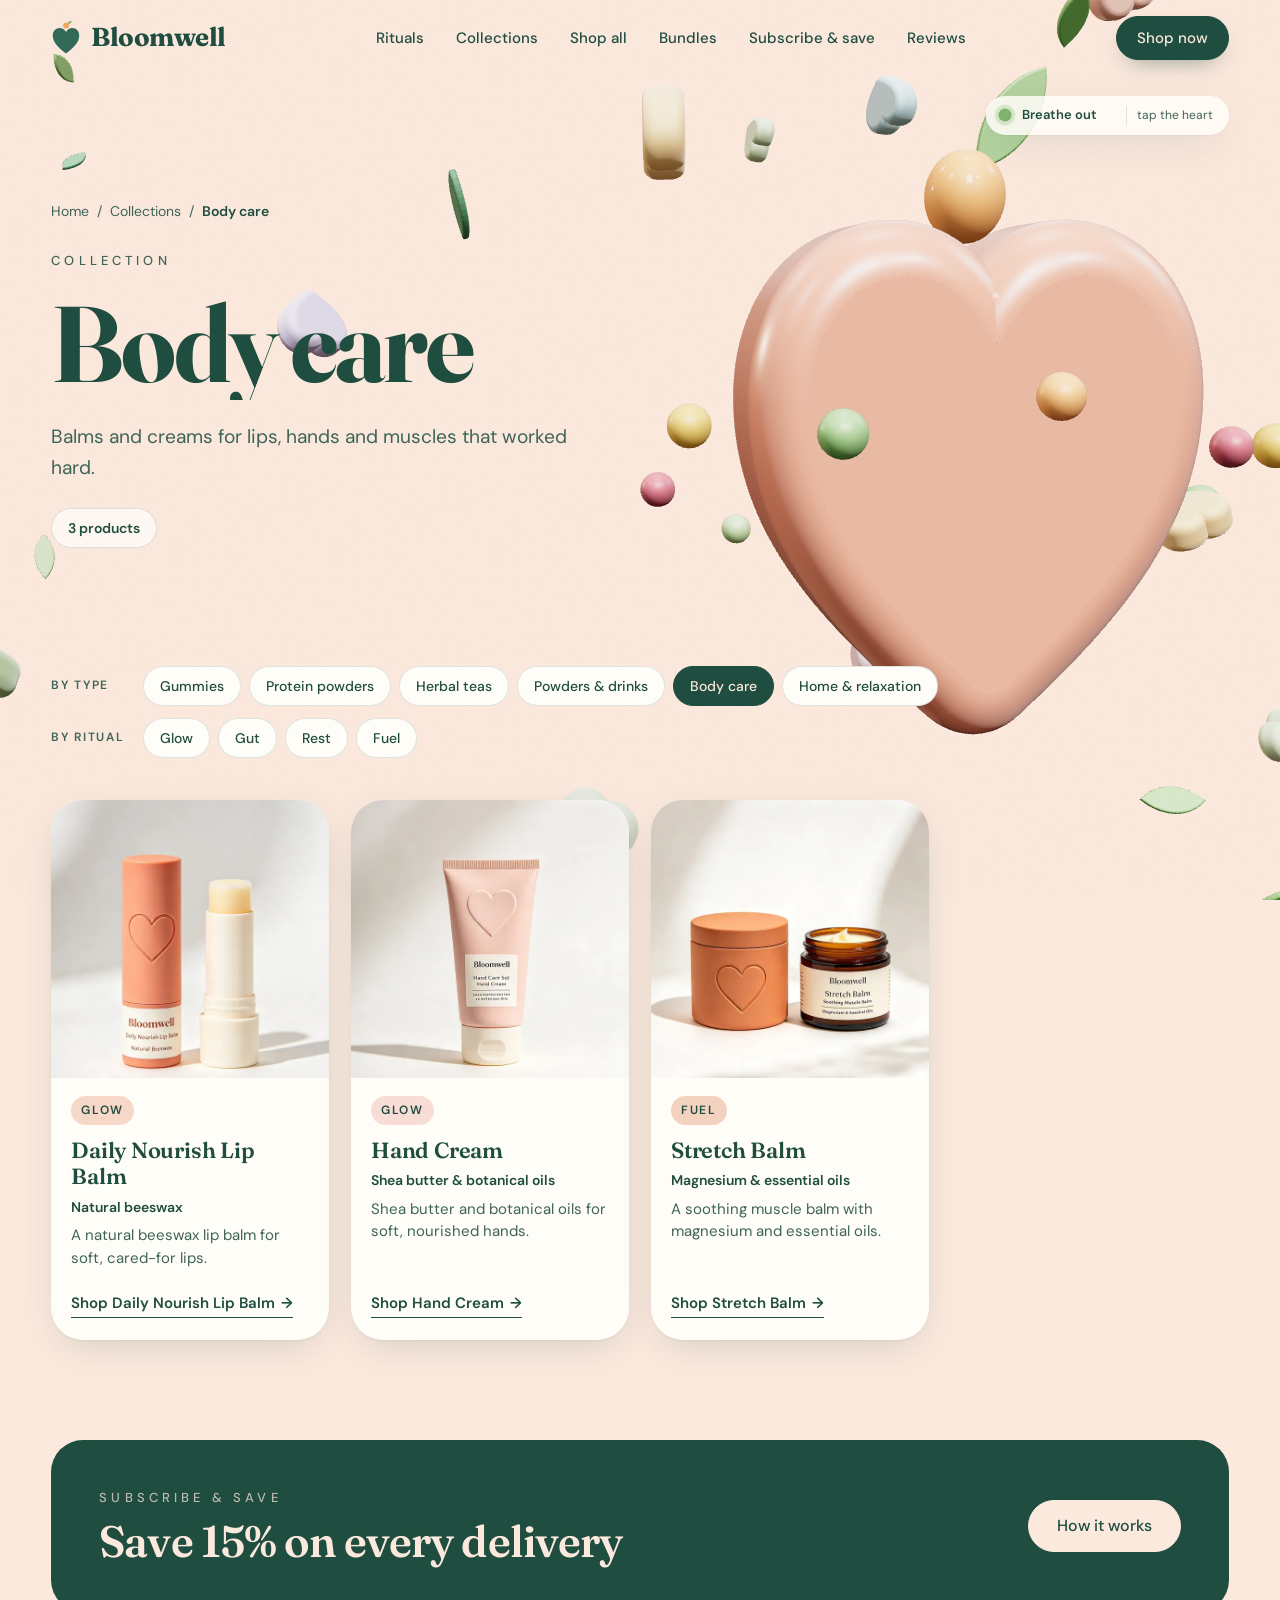
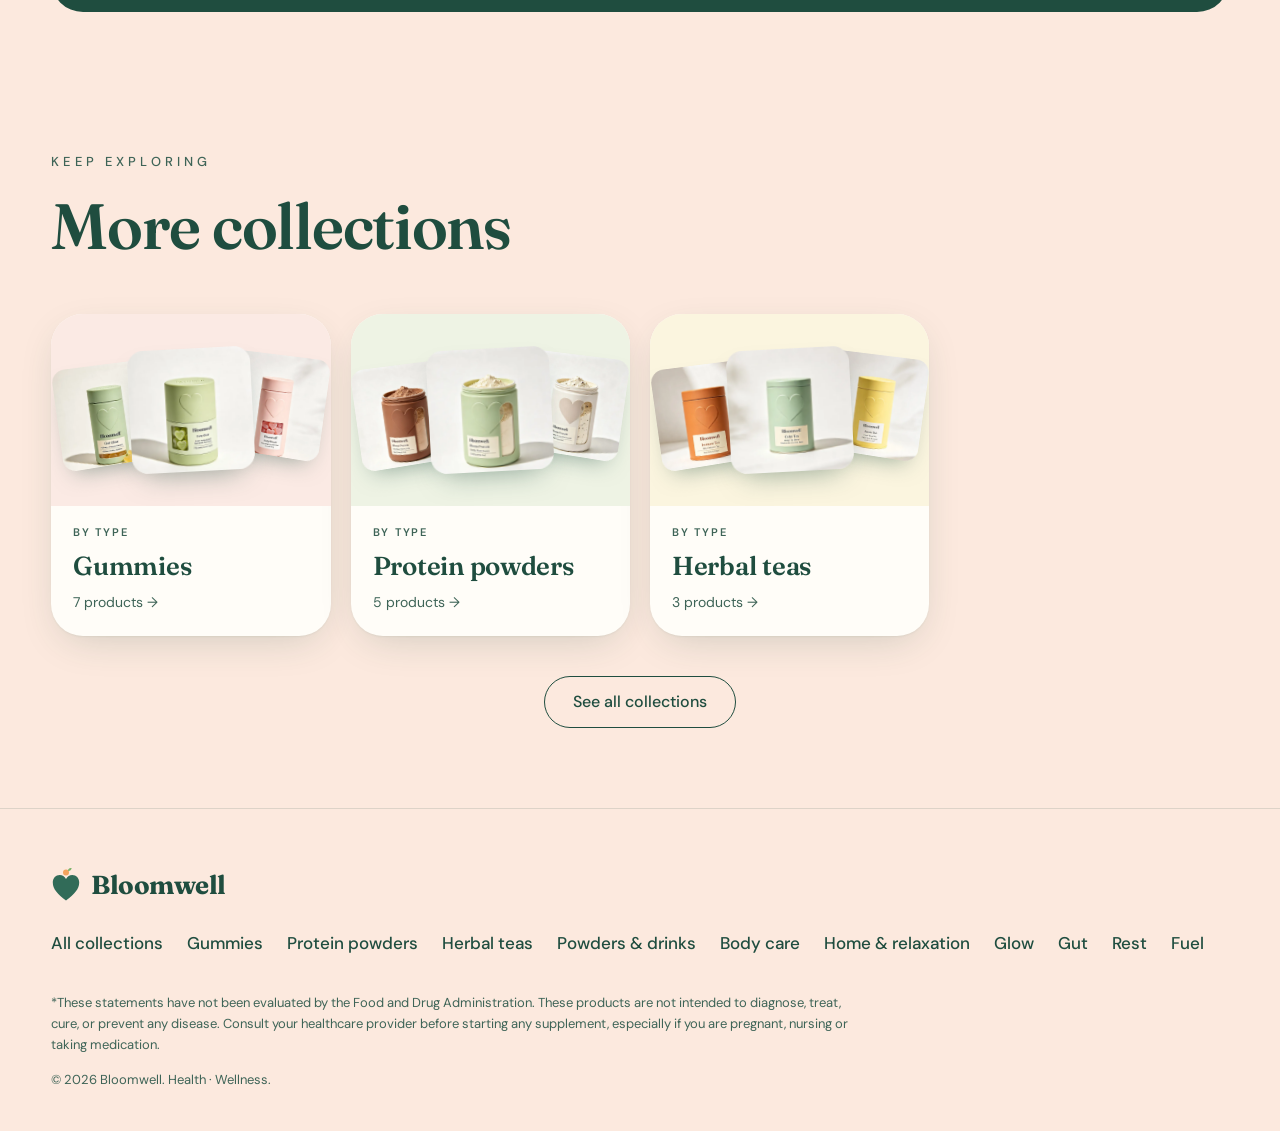
<file: collections/body.html>
<!doctype html>
<html lang="en" style="--bg:#FCE9DE">
<head>
  <meta charset="utf-8">
  <meta name="viewport" content="width=device-width, initial-scale=1">
  <title>Body care — Bloomwell</title>
  <meta name="description" content="Balms and creams for lips, hands and muscles that worked hard.">
  <meta name="theme-color" content="#FCE9DE">
  <link rel="icon" href="../assets/img/favicon.svg" type="image/svg+xml">
  <link rel="preconnect" href="https://fonts.googleapis.com">
  <link rel="preconnect" href="https://fonts.gstatic.com" crossorigin>
  <link href="https://fonts.googleapis.com/css2?family=DM+Sans:opsz,wght@9..40,400;9..40,500;9..40,600&family=Fraunces:opsz,wght@9..144,500;9..144,600;9..144,700&display=swap" rel="stylesheet">
  <link rel="stylesheet" href="../css/styles.css">
  <link rel="stylesheet" href="../css/collections.css">
  <script type="importmap">
    { "imports": { "three": "../assets/vendor/three.module.min.js" } }
  </script>
</head>
<body data-accent="#E8937A">
  <a class="skip-link" href="#main">Skip to content</a>
  <canvas id="stage" aria-hidden="true"></canvas>
  <div class="grain" aria-hidden="true"></div>

  <header class="site-header">
    <a class="brand" href="../index.html" aria-label="Bloomwell home">
        <svg class="brand-mark" viewBox="0 0 100 112" aria-hidden="true">
          <path d="M50 108C22 87 6 70 6 48 6 33 16 23 29 23c9 0 16 5 21 13 5-8 12-13 21-13 13 0 23 10 23 25 0 22-16 39-44 60Z" fill="#316B58"/>
          <circle cx="50" cy="14" r="10" fill="#F2A35E"/>
          <path d="M57 6c1-5 6-7 12-7-1 6-5 10-12 11Z" fill="#7DB36B"/>
        </svg>
      <span class="brand-word">Bloomwell</span>
    </a>
    <button class="menu-toggle" type="button" aria-expanded="false" aria-controls="primary-nav" aria-label="Open menu">
      <span></span><span></span>
    </button>
    <nav class="nav" id="primary-nav" aria-label="Primary">
      <a href="../index.html#rituals">Rituals</a>
      <a href="index.html">Collections</a>
      <a href="../index.html#shop-all">Shop all</a>
      <a href="../index.html#bundles">Bundles</a>
      <a href="../index.html#subscribe">Subscribe &amp; save</a>
      <a href="../index.html#reviews">Reviews</a>
    </nav>
    <a class="btn btn-small" href="../index.html#shop">Shop now</a>
  </header>

  <main id="main">
    <section class="c-hero" aria-labelledby="c-title">
      <div class="c-hero-copy">
        <nav class="crumbs" aria-label="Breadcrumb">
          <a href="../index.html">Home</a><span aria-hidden="true">/</span><a href="index.html">Collections</a><span aria-hidden="true">/</span><span aria-current="page">Body care</span>
        </nav>
        <p class="eyebrow">Collection</p>
        <h1 id="c-title" class="display c-title"><span class="line"><span>Body care</span></span></h1>
        <p class="lede">Balms and creams for lips, hands and muscles that worked hard.</p>
        <p class="c-count">3 products</p>
      </div>
    </section>

    <section class="c-products" aria-label="Body care products">
      <div class="c-switch" aria-label="Browse collections">
          <div class="c-switch-row"><span class="c-switch-label">By type</span><a class="c-chip" href="gummies.html">Gummies</a><a class="c-chip" href="protein.html">Protein powders</a><a class="c-chip" href="teas.html">Herbal teas</a><a class="c-chip" href="powders.html">Powders &amp; drinks</a><a class="c-chip" href="body.html" aria-current="page">Body care</a><a class="c-chip" href="home.html">Home &amp; relaxation</a></div>
          <div class="c-switch-row"><span class="c-switch-label">By ritual</span><a class="c-chip" href="glow.html">Glow</a><a class="c-chip" href="gut.html">Gut</a><a class="c-chip" href="rest.html">Rest</a><a class="c-chip" href="fuel.html">Fuel</a></div>
      </div>
      <ul class="c-grid" role="list">
          <li class="p-card" style="--tint:#F7D8C8">
            <div class="p-inner">
              <div class="p-media"><img src="../assets/img/products/lip-balm-sm.webp" alt="Daily Nourish Lip Balm" width="600" height="600" loading="lazy"></div>
              <div class="p-body">
                <a class="tag tag-link" href="glow.html">Glow</a>
                <h2>Daily Nourish Lip Balm</h2>
                <p class="p-short">Natural beeswax</p>
                <p class="p-desc">A natural beeswax lip balm for soft, cared-for lips.</p>
                <a class="card-link" href="../index.html#shop">Shop Daily Nourish Lip Balm</a>
              </div>
            </div>
          </li>
          <li class="p-card" style="--tint:#F8DCD6">
            <div class="p-inner">
              <div class="p-media"><img src="../assets/img/products/hand-cream-sm.webp" alt="Hand Cream" width="600" height="600" loading="lazy"></div>
              <div class="p-body">
                <a class="tag tag-link" href="glow.html">Glow</a>
                <h2>Hand Cream</h2>
                <p class="p-short">Shea butter &amp; botanical oils</p>
                <p class="p-desc">Shea butter and botanical oils for soft, nourished hands.</p>
                <a class="card-link" href="../index.html#shop">Shop Hand Cream</a>
              </div>
            </div>
          </li>
          <li class="p-card" style="--tint:#F3D2C0">
            <div class="p-inner">
              <div class="p-media"><img src="../assets/img/products/stretch-balm-sm.webp" alt="Stretch Balm" width="600" height="600" loading="lazy"></div>
              <div class="p-body">
                <a class="tag tag-link" href="fuel.html">Fuel</a>
                <h2>Stretch Balm</h2>
                <p class="p-short">Magnesium &amp; essential oils</p>
                <p class="p-desc">A soothing muscle balm with magnesium and essential oils.</p>
                <a class="card-link" href="../index.html#shop">Shop Stretch Balm</a>
              </div>
            </div>
          </li>
      </ul>
    </section>

    <section class="c-sub" aria-labelledby="c-sub-title">
      <div class="c-sub-inner">
        <div>
          <p class="eyebrow">Subscribe &amp; save</p>
          <h2 id="c-sub-title" class="h2">Save 15% on every delivery</h2>
        </div>
        <a class="btn btn-light" href="../index.html#subscribe">How it works</a>
      </div>
    </section>

    <section class="c-more" aria-labelledby="c-more-title">
      <div class="section-head">
        <p class="eyebrow">Keep exploring</p>
        <h2 id="c-more-title" class="h2">More collections</h2>
      </div>
      <ul class="c-tiles" role="list">
          <li class="c-tile" style="--tint:#FBEAE4;--accent:#E8937A">
            <a href="gummies.html">
              <div class="tile-stack" aria-hidden="true"><img src="../assets/img/products/daily-glow-sm.webp" alt="" width="600" height="600" loading="lazy"><img src="../assets/img/products/gut-glow-sm.webp" alt="" width="600" height="600" loading="lazy"><img src="../assets/img/products/belly-bloom-sm.webp" alt="" width="600" height="600" loading="lazy"></div>
              <div class="tile-body">
                <span class="tile-group">By type</span>
                <h3>Gummies</h3>
                <span class="tile-count">7 products</span>
              </div>
            </a>
          </li>
          <li class="c-tile" style="--tint:#EEF3E4;--accent:#A6C78B">
            <a href="protein.html">
              <div class="tile-stack" aria-hidden="true"><img src="../assets/img/products/bloom-protein-sm.webp" alt="" width="600" height="600" loading="lazy"><img src="../assets/img/products/protein-chocolate-sm.webp" alt="" width="600" height="600" loading="lazy"><img src="../assets/img/products/protein-cookies-sm.webp" alt="" width="600" height="600" loading="lazy"></div>
              <div class="tile-body">
                <span class="tile-group">By type</span>
                <h3>Protein powders</h3>
                <span class="tile-count">5 products</span>
              </div>
            </a>
          </li>
          <li class="c-tile" style="--tint:#FBF5DF;--accent:#E2B54A">
            <a href="teas.html">
              <div class="tile-stack" aria-hidden="true"><img src="../assets/img/products/calm-tea-sm.webp" alt="" width="600" height="600" loading="lazy"><img src="../assets/img/products/immune-tea-sm.webp" alt="" width="600" height="600" loading="lazy"><img src="../assets/img/products/focus-tea-sm.webp" alt="" width="600" height="600" loading="lazy"></div>
              <div class="tile-body">
                <span class="tile-group">By type</span>
                <h3>Herbal teas</h3>
                <span class="tile-count">3 products</span>
              </div>
            </a>
          </li>
      </ul>
      <p class="c-all"><a class="btn btn-ghost" href="index.html">See all collections</a></p>
    </section>
  </main>

  <footer class="site-footer">
    <div class="footer-top">
      <a class="brand brand-footer" href="../index.html" aria-label="Bloomwell home">
        <svg class="brand-mark" viewBox="0 0 100 112" aria-hidden="true">
          <path d="M50 108C22 87 6 70 6 48 6 33 16 23 29 23c9 0 16 5 21 13 5-8 12-13 21-13 13 0 23 10 23 25 0 22-16 39-44 60Z" fill="#316B58"/>
          <circle cx="50" cy="14" r="10" fill="#F2A35E"/>
          <path d="M57 6c1-5 6-7 12-7-1 6-5 10-12 11Z" fill="#7DB36B"/>
        </svg>
        <span class="brand-word">Bloomwell</span>
      </a>
      <nav class="footer-nav" aria-label="Collections">
        <a href="index.html">All collections</a>
        <a href="gummies.html">Gummies</a>
        <a href="protein.html">Protein powders</a>
        <a href="teas.html">Herbal teas</a>
        <a href="powders.html">Powders &amp; drinks</a>
        <a href="body.html">Body care</a>
        <a href="home.html">Home &amp; relaxation</a>
        <a href="glow.html">Glow</a>
        <a href="gut.html">Gut</a>
        <a href="rest.html">Rest</a>
        <a href="fuel.html">Fuel</a>
      </nav>
    </div>
    <p class="disclaimer">*These statements have not been evaluated by the Food and Drug Administration. These products are not intended to diagnose, treat, cure, or prevent any disease. Consult your healthcare provider before starting any supplement, especially if you are pregnant, nursing or taking medication.</p>
    <p class="copyright">© <span id="year">2026</span> Bloomwell. Health · Wellness.</p>
  </footer>

  <script src="../assets/vendor/gsap.min.js"></script>
  <script src="../assets/vendor/ScrollTrigger.min.js"></script>
  <script src="../assets/vendor/lenis.min.js"></script>
  <script type="module" src="../js/collection.js"></script>
</body>
</html>
</file>
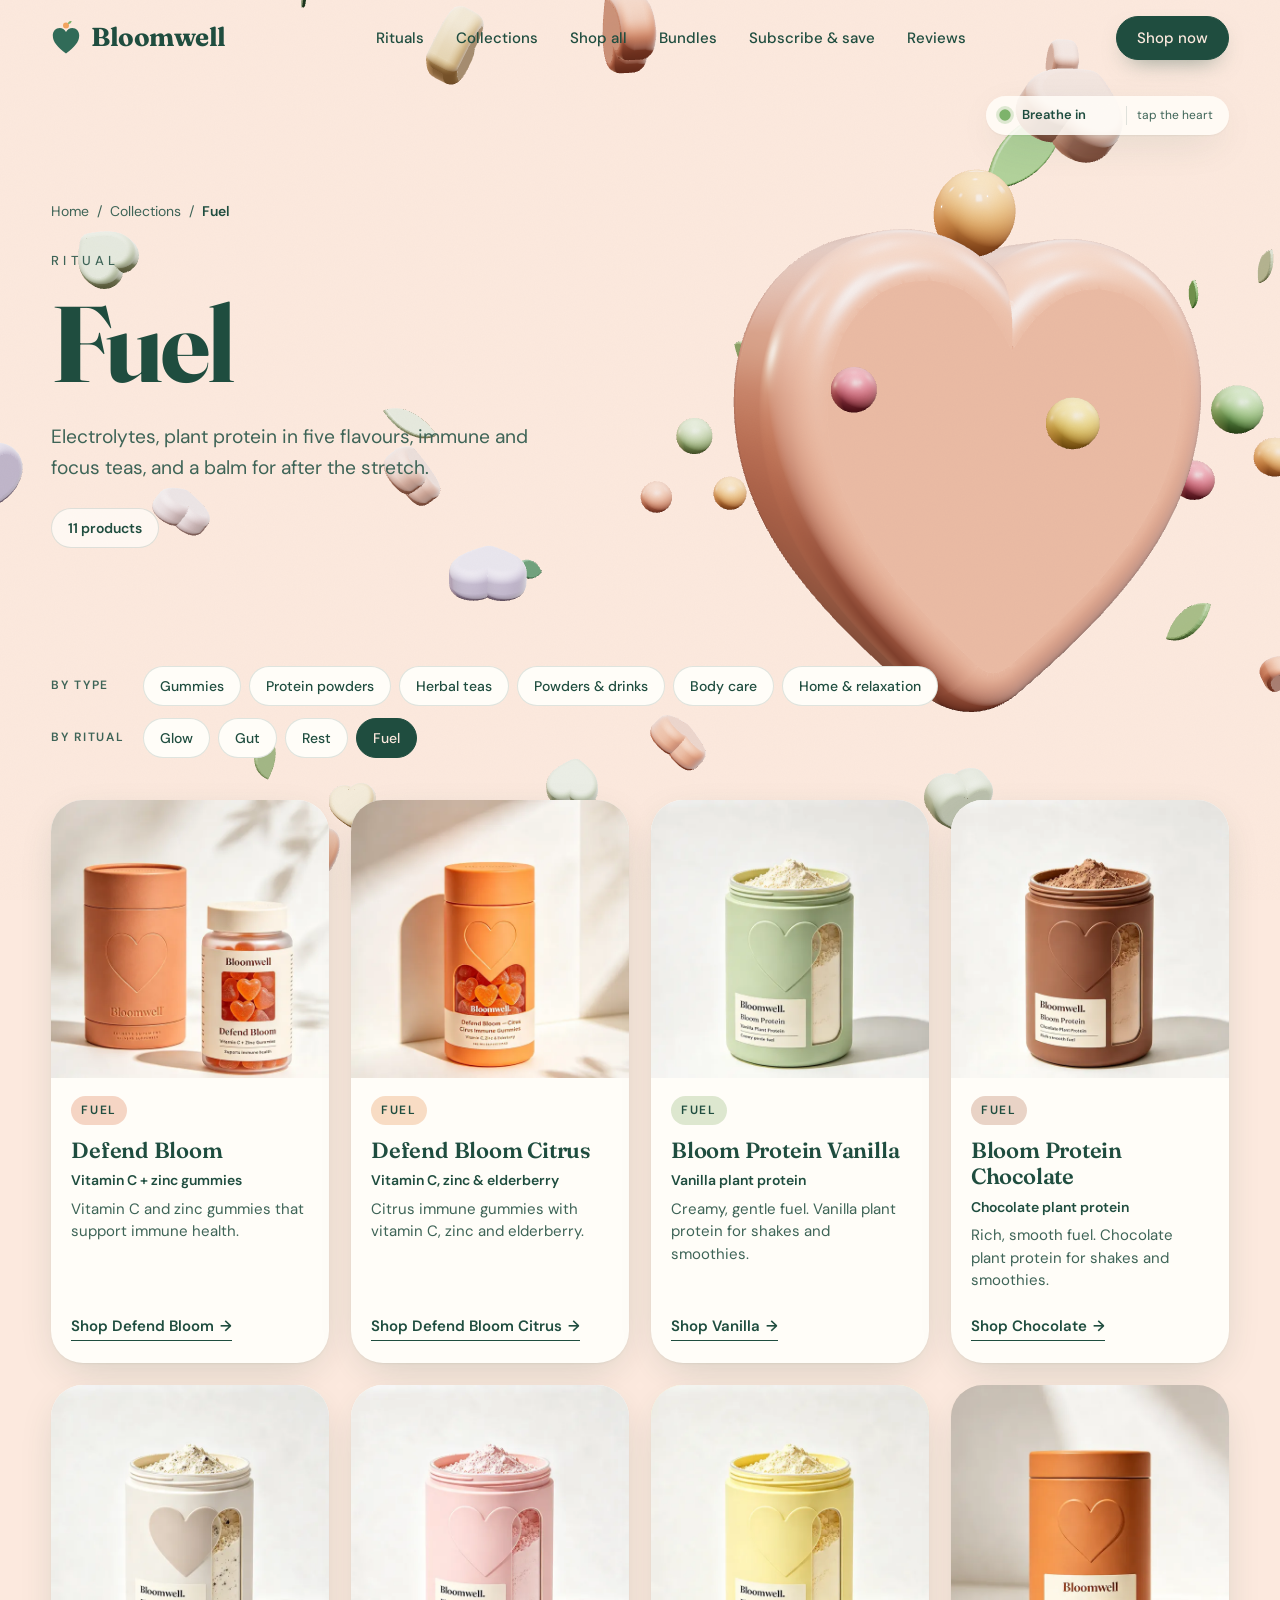
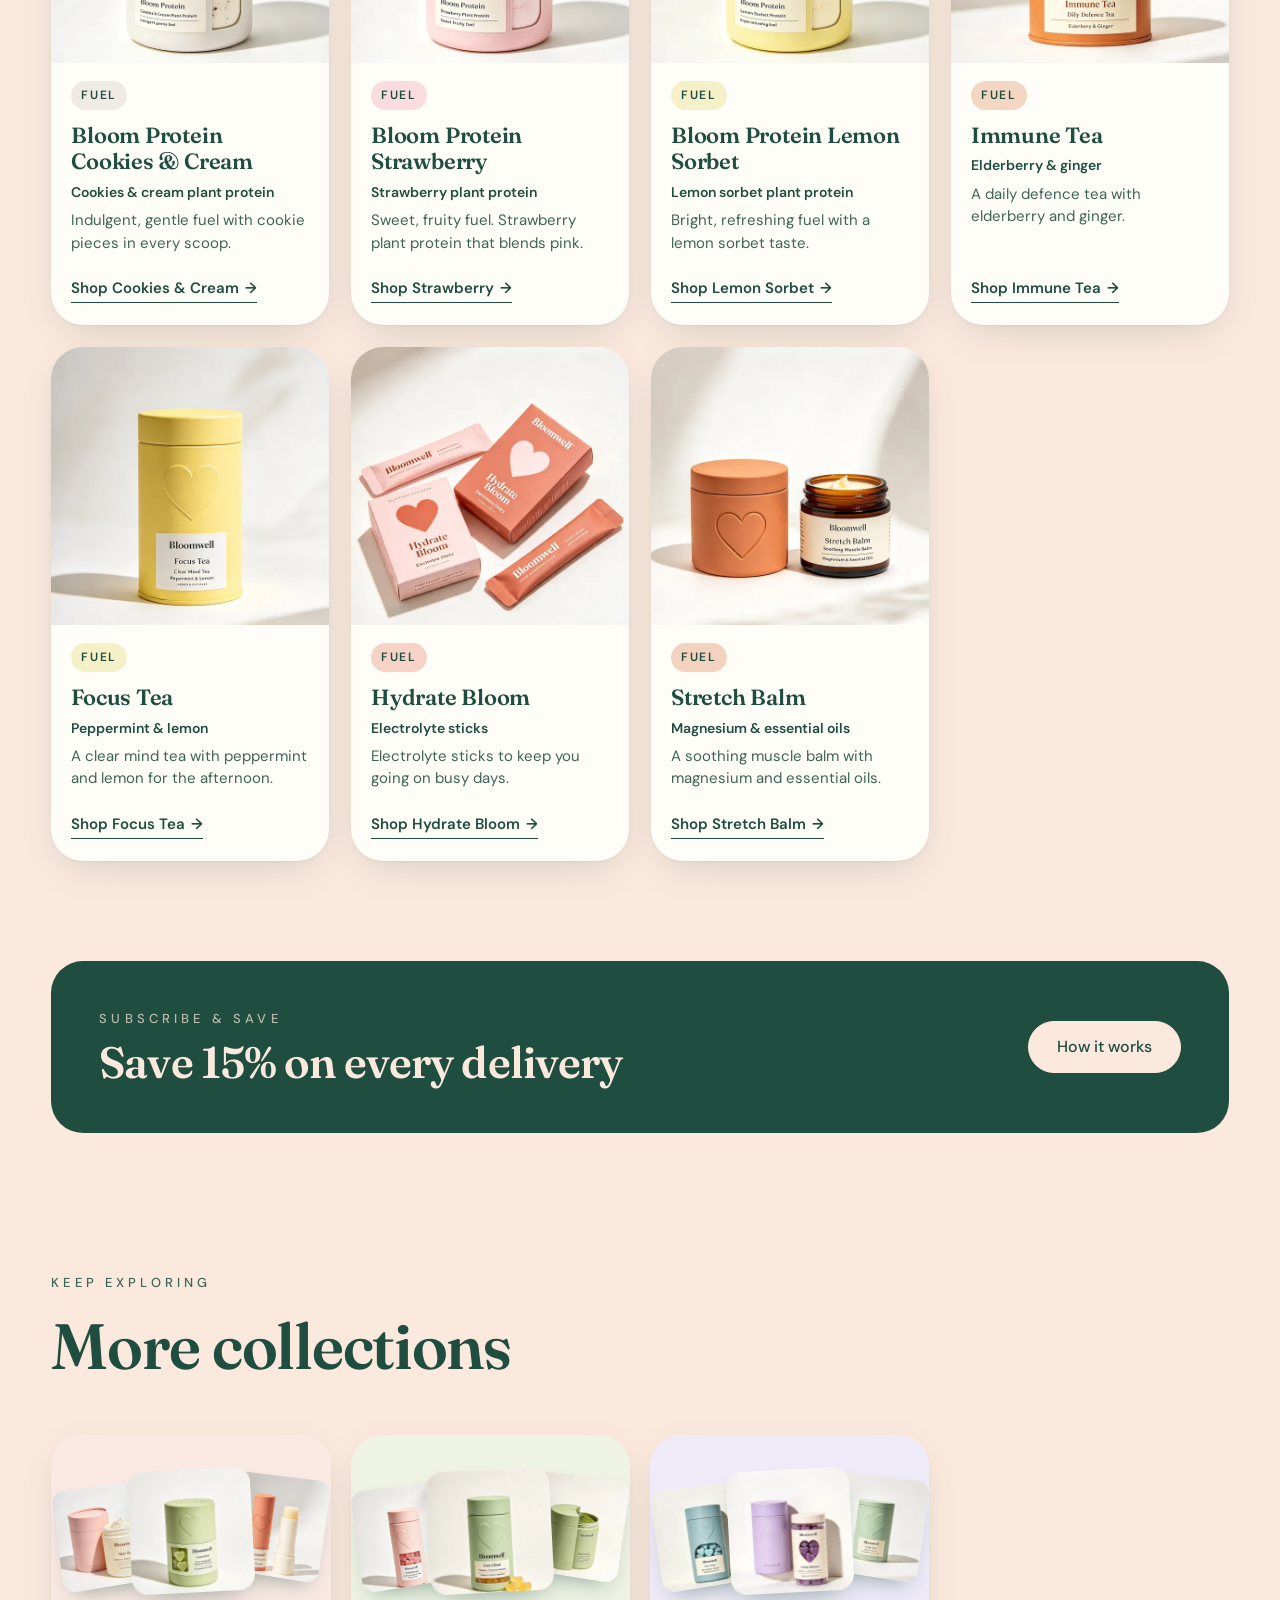
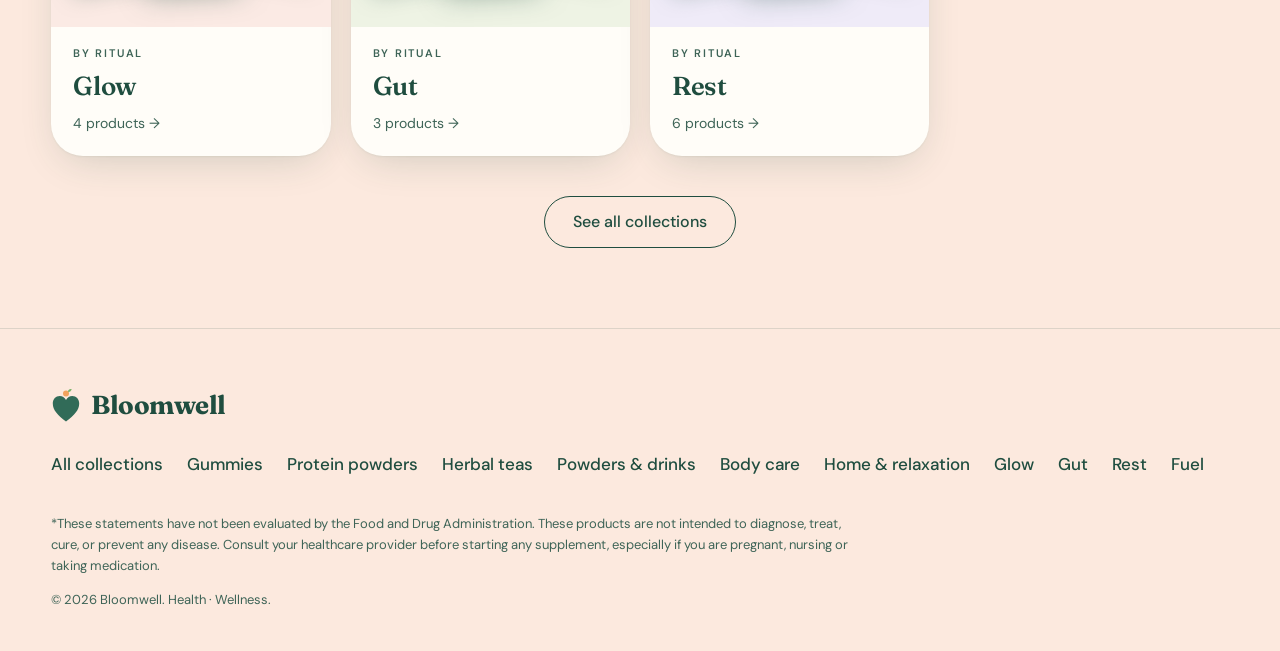
<file: collections/fuel.html>
<!doctype html>
<html lang="en" style="--bg:#FCE9DE">
<head>
  <meta charset="utf-8">
  <meta name="viewport" content="width=device-width, initial-scale=1">
  <title>Fuel — Bloomwell</title>
  <meta name="description" content="Electrolytes, plant protein in five flavours, immune and focus teas, and a balm for after the stretch.">
  <meta name="theme-color" content="#FCE9DE">
  <link rel="icon" href="../assets/img/favicon.svg" type="image/svg+xml">
  <link rel="preconnect" href="https://fonts.googleapis.com">
  <link rel="preconnect" href="https://fonts.gstatic.com" crossorigin>
  <link href="https://fonts.googleapis.com/css2?family=DM+Sans:opsz,wght@9..40,400;9..40,500;9..40,600&family=Fraunces:opsz,wght@9..144,500;9..144,600;9..144,700&display=swap" rel="stylesheet">
  <link rel="stylesheet" href="../css/styles.css">
  <link rel="stylesheet" href="../css/collections.css">
  <script type="importmap">
    { "imports": { "three": "../assets/vendor/three.module.min.js" } }
  </script>
</head>
<body data-accent="#E8937A">
  <a class="skip-link" href="#main">Skip to content</a>
  <canvas id="stage" aria-hidden="true"></canvas>
  <div class="grain" aria-hidden="true"></div>

  <header class="site-header">
    <a class="brand" href="../index.html" aria-label="Bloomwell home">
        <svg class="brand-mark" viewBox="0 0 100 112" aria-hidden="true">
          <path d="M50 108C22 87 6 70 6 48 6 33 16 23 29 23c9 0 16 5 21 13 5-8 12-13 21-13 13 0 23 10 23 25 0 22-16 39-44 60Z" fill="#316B58"/>
          <circle cx="50" cy="14" r="10" fill="#F2A35E"/>
          <path d="M57 6c1-5 6-7 12-7-1 6-5 10-12 11Z" fill="#7DB36B"/>
        </svg>
      <span class="brand-word">Bloomwell</span>
    </a>
    <button class="menu-toggle" type="button" aria-expanded="false" aria-controls="primary-nav" aria-label="Open menu">
      <span></span><span></span>
    </button>
    <nav class="nav" id="primary-nav" aria-label="Primary">
      <a href="../index.html#rituals">Rituals</a>
      <a href="index.html">Collections</a>
      <a href="../index.html#shop-all">Shop all</a>
      <a href="../index.html#bundles">Bundles</a>
      <a href="../index.html#subscribe">Subscribe &amp; save</a>
      <a href="../index.html#reviews">Reviews</a>
    </nav>
    <a class="btn btn-small" href="../index.html#shop">Shop now</a>
  </header>

  <main id="main">
    <section class="c-hero" aria-labelledby="c-title">
      <div class="c-hero-copy">
        <nav class="crumbs" aria-label="Breadcrumb">
          <a href="../index.html">Home</a><span aria-hidden="true">/</span><a href="index.html">Collections</a><span aria-hidden="true">/</span><span aria-current="page">Fuel</span>
        </nav>
        <p class="eyebrow">Ritual</p>
        <h1 id="c-title" class="display c-title"><span class="line"><span>Fuel</span></span></h1>
        <p class="lede">Electrolytes, plant protein in five flavours, immune and focus teas, and a balm for after the stretch.</p>
        <p class="c-count">11 products</p>
      </div>
    </section>

    <section class="c-products" aria-label="Fuel products">
      <div class="c-switch" aria-label="Browse collections">
          <div class="c-switch-row"><span class="c-switch-label">By type</span><a class="c-chip" href="gummies.html">Gummies</a><a class="c-chip" href="protein.html">Protein powders</a><a class="c-chip" href="teas.html">Herbal teas</a><a class="c-chip" href="powders.html">Powders &amp; drinks</a><a class="c-chip" href="body.html">Body care</a><a class="c-chip" href="home.html">Home &amp; relaxation</a></div>
          <div class="c-switch-row"><span class="c-switch-label">By ritual</span><a class="c-chip" href="glow.html">Glow</a><a class="c-chip" href="gut.html">Gut</a><a class="c-chip" href="rest.html">Rest</a><a class="c-chip" href="fuel.html" aria-current="page">Fuel</a></div>
      </div>
      <ul class="c-grid" role="list">
          <li class="p-card" style="--tint:#F5D5C4">
            <div class="p-inner">
              <div class="p-media"><img src="../assets/img/products/defend-bloom-sm.webp" alt="Defend Bloom" width="600" height="600" loading="lazy"></div>
              <div class="p-body">
                <a class="tag tag-link" href="fuel.html">Fuel</a>
                <h2>Defend Bloom</h2>
                <p class="p-short">Vitamin C + zinc gummies</p>
                <p class="p-desc">Vitamin C and zinc gummies that support immune health.</p>
                <a class="card-link" href="../index.html#shop">Shop Defend Bloom</a>
              </div>
            </div>
          </li>
          <li class="p-card" style="--tint:#F8DCC4">
            <div class="p-inner">
              <div class="p-media"><img src="../assets/img/products/defend-citrus-sm.webp" alt="Defend Bloom Citrus" width="600" height="600" loading="lazy"></div>
              <div class="p-body">
                <a class="tag tag-link" href="fuel.html">Fuel</a>
                <h2>Defend Bloom Citrus</h2>
                <p class="p-short">Vitamin C, zinc &amp; elderberry</p>
                <p class="p-desc">Citrus immune gummies with vitamin C, zinc and elderberry.</p>
                <a class="card-link" href="../index.html#shop">Shop Defend Bloom Citrus</a>
              </div>
            </div>
          </li>
          <li class="p-card" style="--tint:#DDE7CF">
            <div class="p-inner">
              <div class="p-media"><img src="../assets/img/products/bloom-protein-sm.webp" alt="Bloom Protein Vanilla" width="600" height="600" loading="lazy"></div>
              <div class="p-body">
                <a class="tag tag-link" href="fuel.html">Fuel</a>
                <h2>Bloom Protein Vanilla</h2>
                <p class="p-short">Vanilla plant protein</p>
                <p class="p-desc">Creamy, gentle fuel. Vanilla plant protein for shakes and smoothies.</p>
                <a class="card-link" href="../index.html#shop">Shop Vanilla</a>
              </div>
            </div>
          </li>
          <li class="p-card" style="--tint:#E9D3C6">
            <div class="p-inner">
              <div class="p-media"><img src="../assets/img/products/protein-chocolate-sm.webp" alt="Bloom Protein Chocolate" width="600" height="600" loading="lazy"></div>
              <div class="p-body">
                <a class="tag tag-link" href="fuel.html">Fuel</a>
                <h2>Bloom Protein Chocolate</h2>
                <p class="p-short">Chocolate plant protein</p>
                <p class="p-desc">Rich, smooth fuel. Chocolate plant protein for shakes and smoothies.</p>
                <a class="card-link" href="../index.html#shop">Shop Chocolate</a>
              </div>
            </div>
          </li>
          <li class="p-card" style="--tint:#EFEBE4">
            <div class="p-inner">
              <div class="p-media"><img src="../assets/img/products/protein-cookies-sm.webp" alt="Bloom Protein Cookies &amp; Cream" width="600" height="600" loading="lazy"></div>
              <div class="p-body">
                <a class="tag tag-link" href="fuel.html">Fuel</a>
                <h2>Bloom Protein Cookies &amp; Cream</h2>
                <p class="p-short">Cookies &amp; cream plant protein</p>
                <p class="p-desc">Indulgent, gentle fuel with cookie pieces in every scoop.</p>
                <a class="card-link" href="../index.html#shop">Shop Cookies &amp; Cream</a>
              </div>
            </div>
          </li>
          <li class="p-card" style="--tint:#F8DCDF">
            <div class="p-inner">
              <div class="p-media"><img src="../assets/img/products/protein-strawberry-sm.webp" alt="Bloom Protein Strawberry" width="600" height="600" loading="lazy"></div>
              <div class="p-body">
                <a class="tag tag-link" href="fuel.html">Fuel</a>
                <h2>Bloom Protein Strawberry</h2>
                <p class="p-short">Strawberry plant protein</p>
                <p class="p-desc">Sweet, fruity fuel. Strawberry plant protein that blends pink.</p>
                <a class="card-link" href="../index.html#shop">Shop Strawberry</a>
              </div>
            </div>
          </li>
          <li class="p-card" style="--tint:#F6F0C8">
            <div class="p-inner">
              <div class="p-media"><img src="../assets/img/products/protein-lemon-sm.webp" alt="Bloom Protein Lemon Sorbet" width="600" height="600" loading="lazy"></div>
              <div class="p-body">
                <a class="tag tag-link" href="fuel.html">Fuel</a>
                <h2>Bloom Protein Lemon Sorbet</h2>
                <p class="p-short">Lemon sorbet plant protein</p>
                <p class="p-desc">Bright, refreshing fuel with a lemon sorbet taste.</p>
                <a class="card-link" href="../index.html#shop">Shop Lemon Sorbet</a>
              </div>
            </div>
          </li>
          <li class="p-card" style="--tint:#F3D7C3">
            <div class="p-inner">
              <div class="p-media"><img src="../assets/img/products/immune-tea-sm.webp" alt="Immune Tea" width="600" height="600" loading="lazy"></div>
              <div class="p-body">
                <a class="tag tag-link" href="fuel.html">Fuel</a>
                <h2>Immune Tea</h2>
                <p class="p-short">Elderberry &amp; ginger</p>
                <p class="p-desc">A daily defence tea with elderberry and ginger.</p>
                <a class="card-link" href="../index.html#shop">Shop Immune Tea</a>
              </div>
            </div>
          </li>
          <li class="p-card" style="--tint:#F6F0C8">
            <div class="p-inner">
              <div class="p-media"><img src="../assets/img/products/focus-tea-sm.webp" alt="Focus Tea" width="600" height="600" loading="lazy"></div>
              <div class="p-body">
                <a class="tag tag-link" href="fuel.html">Fuel</a>
                <h2>Focus Tea</h2>
                <p class="p-short">Peppermint &amp; lemon</p>
                <p class="p-desc">A clear mind tea with peppermint and lemon for the afternoon.</p>
                <a class="card-link" href="../index.html#shop">Shop Focus Tea</a>
              </div>
            </div>
          </li>
          <li class="p-card" style="--tint:#F6D3C6">
            <div class="p-inner">
              <div class="p-media"><img src="../assets/img/products/hydrate-bloom-sm.webp" alt="Hydrate Bloom" width="600" height="600" loading="lazy"></div>
              <div class="p-body">
                <a class="tag tag-link" href="fuel.html">Fuel</a>
                <h2>Hydrate Bloom</h2>
                <p class="p-short">Electrolyte sticks</p>
                <p class="p-desc">Electrolyte sticks to keep you going on busy days.</p>
                <a class="card-link" href="../index.html#shop">Shop Hydrate Bloom</a>
              </div>
            </div>
          </li>
          <li class="p-card" style="--tint:#F3D2C0">
            <div class="p-inner">
              <div class="p-media"><img src="../assets/img/products/stretch-balm-sm.webp" alt="Stretch Balm" width="600" height="600" loading="lazy"></div>
              <div class="p-body">
                <a class="tag tag-link" href="fuel.html">Fuel</a>
                <h2>Stretch Balm</h2>
                <p class="p-short">Magnesium &amp; essential oils</p>
                <p class="p-desc">A soothing muscle balm with magnesium and essential oils.</p>
                <a class="card-link" href="../index.html#shop">Shop Stretch Balm</a>
              </div>
            </div>
          </li>
      </ul>
    </section>

    <section class="c-sub" aria-labelledby="c-sub-title">
      <div class="c-sub-inner">
        <div>
          <p class="eyebrow">Subscribe &amp; save</p>
          <h2 id="c-sub-title" class="h2">Save 15% on every delivery</h2>
        </div>
        <a class="btn btn-light" href="../index.html#subscribe">How it works</a>
      </div>
    </section>

    <section class="c-more" aria-labelledby="c-more-title">
      <div class="section-head">
        <p class="eyebrow">Keep exploring</p>
        <h2 id="c-more-title" class="h2">More collections</h2>
      </div>
      <ul class="c-tiles" role="list">
          <li class="c-tile" style="--tint:#FBEAE4;--accent:#F0AE9C">
            <a href="glow.html">
              <div class="tile-stack" aria-hidden="true"><img src="../assets/img/products/daily-glow-sm.webp" alt="" width="600" height="600" loading="lazy"><img src="../assets/img/products/skin-sip-sm.webp" alt="" width="600" height="600" loading="lazy"><img src="../assets/img/products/lip-balm-sm.webp" alt="" width="600" height="600" loading="lazy"></div>
              <div class="tile-body">
                <span class="tile-group">By ritual</span>
                <h3>Glow</h3>
                <span class="tile-count">4 products</span>
              </div>
            </a>
          </li>
          <li class="c-tile" style="--tint:#EEF3E4;--accent:#A6C78B">
            <a href="gut.html">
              <div class="tile-stack" aria-hidden="true"><img src="../assets/img/products/gut-glow-sm.webp" alt="" width="600" height="600" loading="lazy"><img src="../assets/img/products/belly-bloom-sm.webp" alt="" width="600" height="600" loading="lazy"><img src="../assets/img/products/gut-greens-sm.webp" alt="" width="600" height="600" loading="lazy"></div>
              <div class="tile-body">
                <span class="tile-group">By ritual</span>
                <h3>Gut</h3>
                <span class="tile-count">3 products</span>
              </div>
            </a>
          </li>
          <li class="c-tile" style="--tint:#EFEBF8;--accent:#B7A6E4">
            <a href="rest.html">
              <div class="tile-stack" aria-hidden="true"><img src="../assets/img/products/calm-bloom-sm.webp" alt="" width="600" height="600" loading="lazy"><img src="../assets/img/products/rest-easy-sm.webp" alt="" width="600" height="600" loading="lazy"><img src="../assets/img/products/calm-tea-sm.webp" alt="" width="600" height="600" loading="lazy"></div>
              <div class="tile-body">
                <span class="tile-group">By ritual</span>
                <h3>Rest</h3>
                <span class="tile-count">6 products</span>
              </div>
            </a>
          </li>
      </ul>
      <p class="c-all"><a class="btn btn-ghost" href="index.html">See all collections</a></p>
    </section>
  </main>

  <footer class="site-footer">
    <div class="footer-top">
      <a class="brand brand-footer" href="../index.html" aria-label="Bloomwell home">
        <svg class="brand-mark" viewBox="0 0 100 112" aria-hidden="true">
          <path d="M50 108C22 87 6 70 6 48 6 33 16 23 29 23c9 0 16 5 21 13 5-8 12-13 21-13 13 0 23 10 23 25 0 22-16 39-44 60Z" fill="#316B58"/>
          <circle cx="50" cy="14" r="10" fill="#F2A35E"/>
          <path d="M57 6c1-5 6-7 12-7-1 6-5 10-12 11Z" fill="#7DB36B"/>
        </svg>
        <span class="brand-word">Bloomwell</span>
      </a>
      <nav class="footer-nav" aria-label="Collections">
        <a href="index.html">All collections</a>
        <a href="gummies.html">Gummies</a>
        <a href="protein.html">Protein powders</a>
        <a href="teas.html">Herbal teas</a>
        <a href="powders.html">Powders &amp; drinks</a>
        <a href="body.html">Body care</a>
        <a href="home.html">Home &amp; relaxation</a>
        <a href="glow.html">Glow</a>
        <a href="gut.html">Gut</a>
        <a href="rest.html">Rest</a>
        <a href="fuel.html">Fuel</a>
      </nav>
    </div>
    <p class="disclaimer">*These statements have not been evaluated by the Food and Drug Administration. These products are not intended to diagnose, treat, cure, or prevent any disease. Consult your healthcare provider before starting any supplement, especially if you are pregnant, nursing or taking medication.</p>
    <p class="copyright">© <span id="year">2026</span> Bloomwell. Health · Wellness.</p>
  </footer>

  <script src="../assets/vendor/gsap.min.js"></script>
  <script src="../assets/vendor/ScrollTrigger.min.js"></script>
  <script src="../assets/vendor/lenis.min.js"></script>
  <script type="module" src="../js/collection.js"></script>
</body>
</html>
</file>
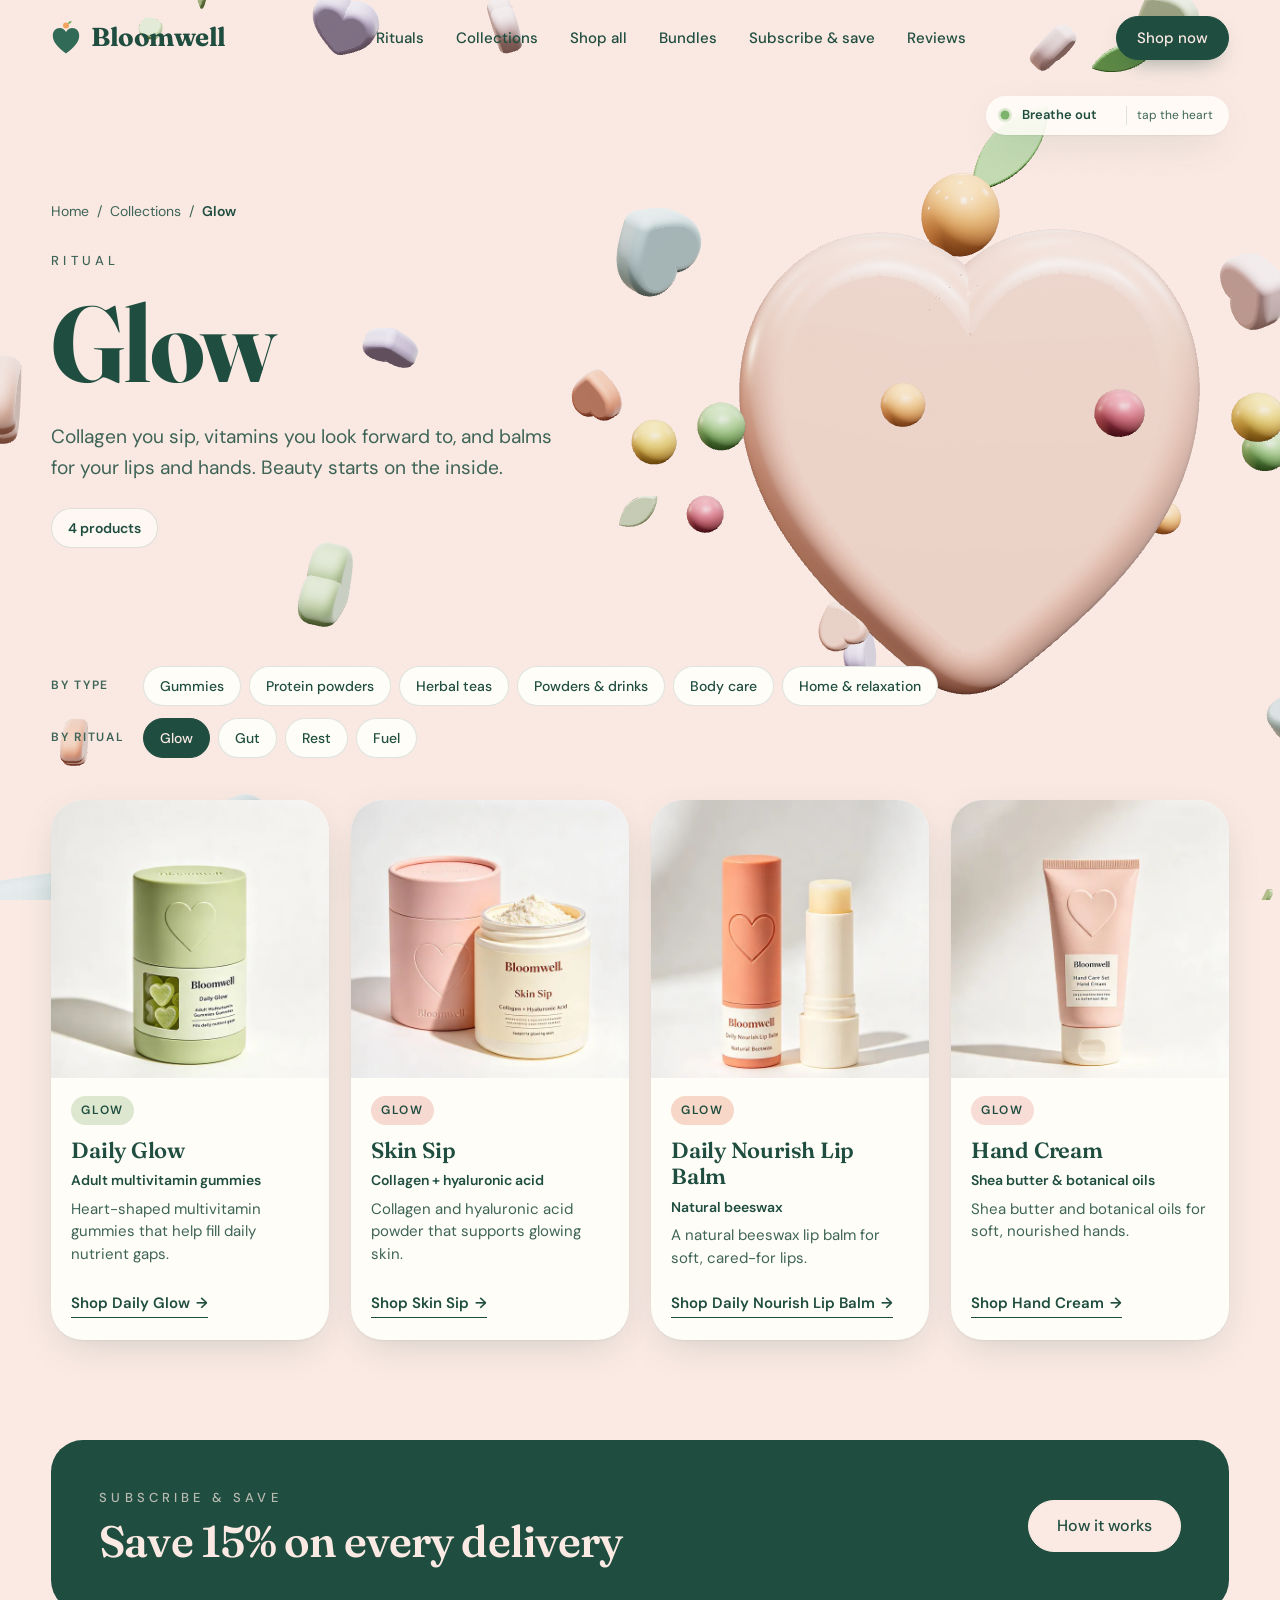
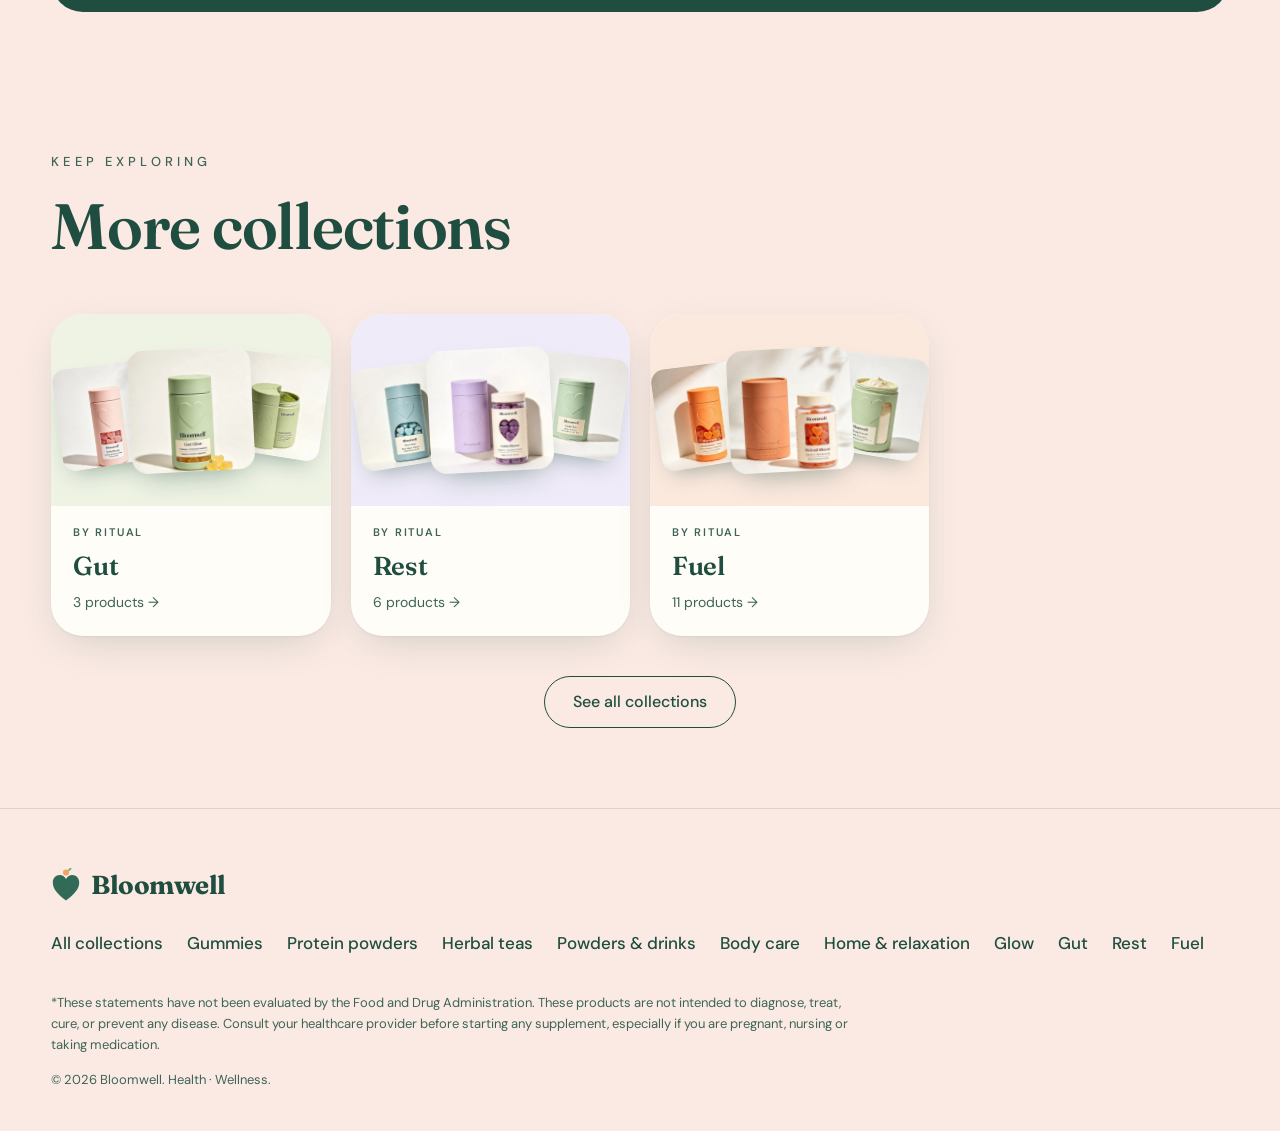
<file: collections/glow.html>
<!doctype html>
<html lang="en" style="--bg:#FBEAE4">
<head>
  <meta charset="utf-8">
  <meta name="viewport" content="width=device-width, initial-scale=1">
  <title>Glow — Bloomwell</title>
  <meta name="description" content="Collagen you sip, vitamins you look forward to, and balms for your lips and hands. Beauty starts on the inside.">
  <meta name="theme-color" content="#FBEAE4">
  <link rel="icon" href="../assets/img/favicon.svg" type="image/svg+xml">
  <link rel="preconnect" href="https://fonts.googleapis.com">
  <link rel="preconnect" href="https://fonts.gstatic.com" crossorigin>
  <link href="https://fonts.googleapis.com/css2?family=DM+Sans:opsz,wght@9..40,400;9..40,500;9..40,600&family=Fraunces:opsz,wght@9..144,500;9..144,600;9..144,700&display=swap" rel="stylesheet">
  <link rel="stylesheet" href="../css/styles.css">
  <link rel="stylesheet" href="../css/collections.css">
  <script type="importmap">
    { "imports": { "three": "../assets/vendor/three.module.min.js" } }
  </script>
</head>
<body data-accent="#F0AE9C">
  <a class="skip-link" href="#main">Skip to content</a>
  <canvas id="stage" aria-hidden="true"></canvas>
  <div class="grain" aria-hidden="true"></div>

  <header class="site-header">
    <a class="brand" href="../index.html" aria-label="Bloomwell home">
        <svg class="brand-mark" viewBox="0 0 100 112" aria-hidden="true">
          <path d="M50 108C22 87 6 70 6 48 6 33 16 23 29 23c9 0 16 5 21 13 5-8 12-13 21-13 13 0 23 10 23 25 0 22-16 39-44 60Z" fill="#316B58"/>
          <circle cx="50" cy="14" r="10" fill="#F2A35E"/>
          <path d="M57 6c1-5 6-7 12-7-1 6-5 10-12 11Z" fill="#7DB36B"/>
        </svg>
      <span class="brand-word">Bloomwell</span>
    </a>
    <button class="menu-toggle" type="button" aria-expanded="false" aria-controls="primary-nav" aria-label="Open menu">
      <span></span><span></span>
    </button>
    <nav class="nav" id="primary-nav" aria-label="Primary">
      <a href="../index.html#rituals">Rituals</a>
      <a href="index.html">Collections</a>
      <a href="../index.html#shop-all">Shop all</a>
      <a href="../index.html#bundles">Bundles</a>
      <a href="../index.html#subscribe">Subscribe &amp; save</a>
      <a href="../index.html#reviews">Reviews</a>
    </nav>
    <a class="btn btn-small" href="../index.html#shop">Shop now</a>
  </header>

  <main id="main">
    <section class="c-hero" aria-labelledby="c-title">
      <div class="c-hero-copy">
        <nav class="crumbs" aria-label="Breadcrumb">
          <a href="../index.html">Home</a><span aria-hidden="true">/</span><a href="index.html">Collections</a><span aria-hidden="true">/</span><span aria-current="page">Glow</span>
        </nav>
        <p class="eyebrow">Ritual</p>
        <h1 id="c-title" class="display c-title"><span class="line"><span>Glow</span></span></h1>
        <p class="lede">Collagen you sip, vitamins you look forward to, and balms for your lips and hands. Beauty starts on the inside.</p>
        <p class="c-count">4 products</p>
      </div>
    </section>

    <section class="c-products" aria-label="Glow products">
      <div class="c-switch" aria-label="Browse collections">
          <div class="c-switch-row"><span class="c-switch-label">By type</span><a class="c-chip" href="gummies.html">Gummies</a><a class="c-chip" href="protein.html">Protein powders</a><a class="c-chip" href="teas.html">Herbal teas</a><a class="c-chip" href="powders.html">Powders &amp; drinks</a><a class="c-chip" href="body.html">Body care</a><a class="c-chip" href="home.html">Home &amp; relaxation</a></div>
          <div class="c-switch-row"><span class="c-switch-label">By ritual</span><a class="c-chip" href="glow.html" aria-current="page">Glow</a><a class="c-chip" href="gut.html">Gut</a><a class="c-chip" href="rest.html">Rest</a><a class="c-chip" href="fuel.html">Fuel</a></div>
      </div>
      <ul class="c-grid" role="list">
          <li class="p-card" style="--tint:#DDE7CF">
            <div class="p-inner">
              <div class="p-media"><img src="../assets/img/products/daily-glow-sm.webp" alt="Daily Glow" width="600" height="600" loading="lazy"></div>
              <div class="p-body">
                <a class="tag tag-link" href="glow.html">Glow</a>
                <h2>Daily Glow</h2>
                <p class="p-short">Adult multivitamin gummies</p>
                <p class="p-desc">Heart-shaped multivitamin gummies that help fill daily nutrient gaps.</p>
                <a class="card-link" href="../index.html#shop">Shop Daily Glow</a>
              </div>
            </div>
          </li>
          <li class="p-card" style="--tint:#F6D9D1">
            <div class="p-inner">
              <div class="p-media"><img src="../assets/img/products/skin-sip-sm.webp" alt="Skin Sip" width="600" height="600" loading="lazy"></div>
              <div class="p-body">
                <a class="tag tag-link" href="glow.html">Glow</a>
                <h2>Skin Sip</h2>
                <p class="p-short">Collagen + hyaluronic acid</p>
                <p class="p-desc">Collagen and hyaluronic acid powder that supports glowing skin.</p>
                <a class="card-link" href="../index.html#shop">Shop Skin Sip</a>
              </div>
            </div>
          </li>
          <li class="p-card" style="--tint:#F7D8C8">
            <div class="p-inner">
              <div class="p-media"><img src="../assets/img/products/lip-balm-sm.webp" alt="Daily Nourish Lip Balm" width="600" height="600" loading="lazy"></div>
              <div class="p-body">
                <a class="tag tag-link" href="glow.html">Glow</a>
                <h2>Daily Nourish Lip Balm</h2>
                <p class="p-short">Natural beeswax</p>
                <p class="p-desc">A natural beeswax lip balm for soft, cared-for lips.</p>
                <a class="card-link" href="../index.html#shop">Shop Daily Nourish Lip Balm</a>
              </div>
            </div>
          </li>
          <li class="p-card" style="--tint:#F8DCD6">
            <div class="p-inner">
              <div class="p-media"><img src="../assets/img/products/hand-cream-sm.webp" alt="Hand Cream" width="600" height="600" loading="lazy"></div>
              <div class="p-body">
                <a class="tag tag-link" href="glow.html">Glow</a>
                <h2>Hand Cream</h2>
                <p class="p-short">Shea butter &amp; botanical oils</p>
                <p class="p-desc">Shea butter and botanical oils for soft, nourished hands.</p>
                <a class="card-link" href="../index.html#shop">Shop Hand Cream</a>
              </div>
            </div>
          </li>
      </ul>
    </section>

    <section class="c-sub" aria-labelledby="c-sub-title">
      <div class="c-sub-inner">
        <div>
          <p class="eyebrow">Subscribe &amp; save</p>
          <h2 id="c-sub-title" class="h2">Save 15% on every delivery</h2>
        </div>
        <a class="btn btn-light" href="../index.html#subscribe">How it works</a>
      </div>
    </section>

    <section class="c-more" aria-labelledby="c-more-title">
      <div class="section-head">
        <p class="eyebrow">Keep exploring</p>
        <h2 id="c-more-title" class="h2">More collections</h2>
      </div>
      <ul class="c-tiles" role="list">
          <li class="c-tile" style="--tint:#EEF3E4;--accent:#A6C78B">
            <a href="gut.html">
              <div class="tile-stack" aria-hidden="true"><img src="../assets/img/products/gut-glow-sm.webp" alt="" width="600" height="600" loading="lazy"><img src="../assets/img/products/belly-bloom-sm.webp" alt="" width="600" height="600" loading="lazy"><img src="../assets/img/products/gut-greens-sm.webp" alt="" width="600" height="600" loading="lazy"></div>
              <div class="tile-body">
                <span class="tile-group">By ritual</span>
                <h3>Gut</h3>
                <span class="tile-count">3 products</span>
              </div>
            </a>
          </li>
          <li class="c-tile" style="--tint:#EFEBF8;--accent:#B7A6E4">
            <a href="rest.html">
              <div class="tile-stack" aria-hidden="true"><img src="../assets/img/products/calm-bloom-sm.webp" alt="" width="600" height="600" loading="lazy"><img src="../assets/img/products/rest-easy-sm.webp" alt="" width="600" height="600" loading="lazy"><img src="../assets/img/products/calm-tea-sm.webp" alt="" width="600" height="600" loading="lazy"></div>
              <div class="tile-body">
                <span class="tile-group">By ritual</span>
                <h3>Rest</h3>
                <span class="tile-count">6 products</span>
              </div>
            </a>
          </li>
          <li class="c-tile" style="--tint:#FCE9DE;--accent:#E8937A">
            <a href="fuel.html">
              <div class="tile-stack" aria-hidden="true"><img src="../assets/img/products/defend-bloom-sm.webp" alt="" width="600" height="600" loading="lazy"><img src="../assets/img/products/defend-citrus-sm.webp" alt="" width="600" height="600" loading="lazy"><img src="../assets/img/products/bloom-protein-sm.webp" alt="" width="600" height="600" loading="lazy"></div>
              <div class="tile-body">
                <span class="tile-group">By ritual</span>
                <h3>Fuel</h3>
                <span class="tile-count">11 products</span>
              </div>
            </a>
          </li>
      </ul>
      <p class="c-all"><a class="btn btn-ghost" href="index.html">See all collections</a></p>
    </section>
  </main>

  <footer class="site-footer">
    <div class="footer-top">
      <a class="brand brand-footer" href="../index.html" aria-label="Bloomwell home">
        <svg class="brand-mark" viewBox="0 0 100 112" aria-hidden="true">
          <path d="M50 108C22 87 6 70 6 48 6 33 16 23 29 23c9 0 16 5 21 13 5-8 12-13 21-13 13 0 23 10 23 25 0 22-16 39-44 60Z" fill="#316B58"/>
          <circle cx="50" cy="14" r="10" fill="#F2A35E"/>
          <path d="M57 6c1-5 6-7 12-7-1 6-5 10-12 11Z" fill="#7DB36B"/>
        </svg>
        <span class="brand-word">Bloomwell</span>
      </a>
      <nav class="footer-nav" aria-label="Collections">
        <a href="index.html">All collections</a>
        <a href="gummies.html">Gummies</a>
        <a href="protein.html">Protein powders</a>
        <a href="teas.html">Herbal teas</a>
        <a href="powders.html">Powders &amp; drinks</a>
        <a href="body.html">Body care</a>
        <a href="home.html">Home &amp; relaxation</a>
        <a href="glow.html">Glow</a>
        <a href="gut.html">Gut</a>
        <a href="rest.html">Rest</a>
        <a href="fuel.html">Fuel</a>
      </nav>
    </div>
    <p class="disclaimer">*These statements have not been evaluated by the Food and Drug Administration. These products are not intended to diagnose, treat, cure, or prevent any disease. Consult your healthcare provider before starting any supplement, especially if you are pregnant, nursing or taking medication.</p>
    <p class="copyright">© <span id="year">2026</span> Bloomwell. Health · Wellness.</p>
  </footer>

  <script src="../assets/vendor/gsap.min.js"></script>
  <script src="../assets/vendor/ScrollTrigger.min.js"></script>
  <script src="../assets/vendor/lenis.min.js"></script>
  <script type="module" src="../js/collection.js"></script>
</body>
</html>
</file>
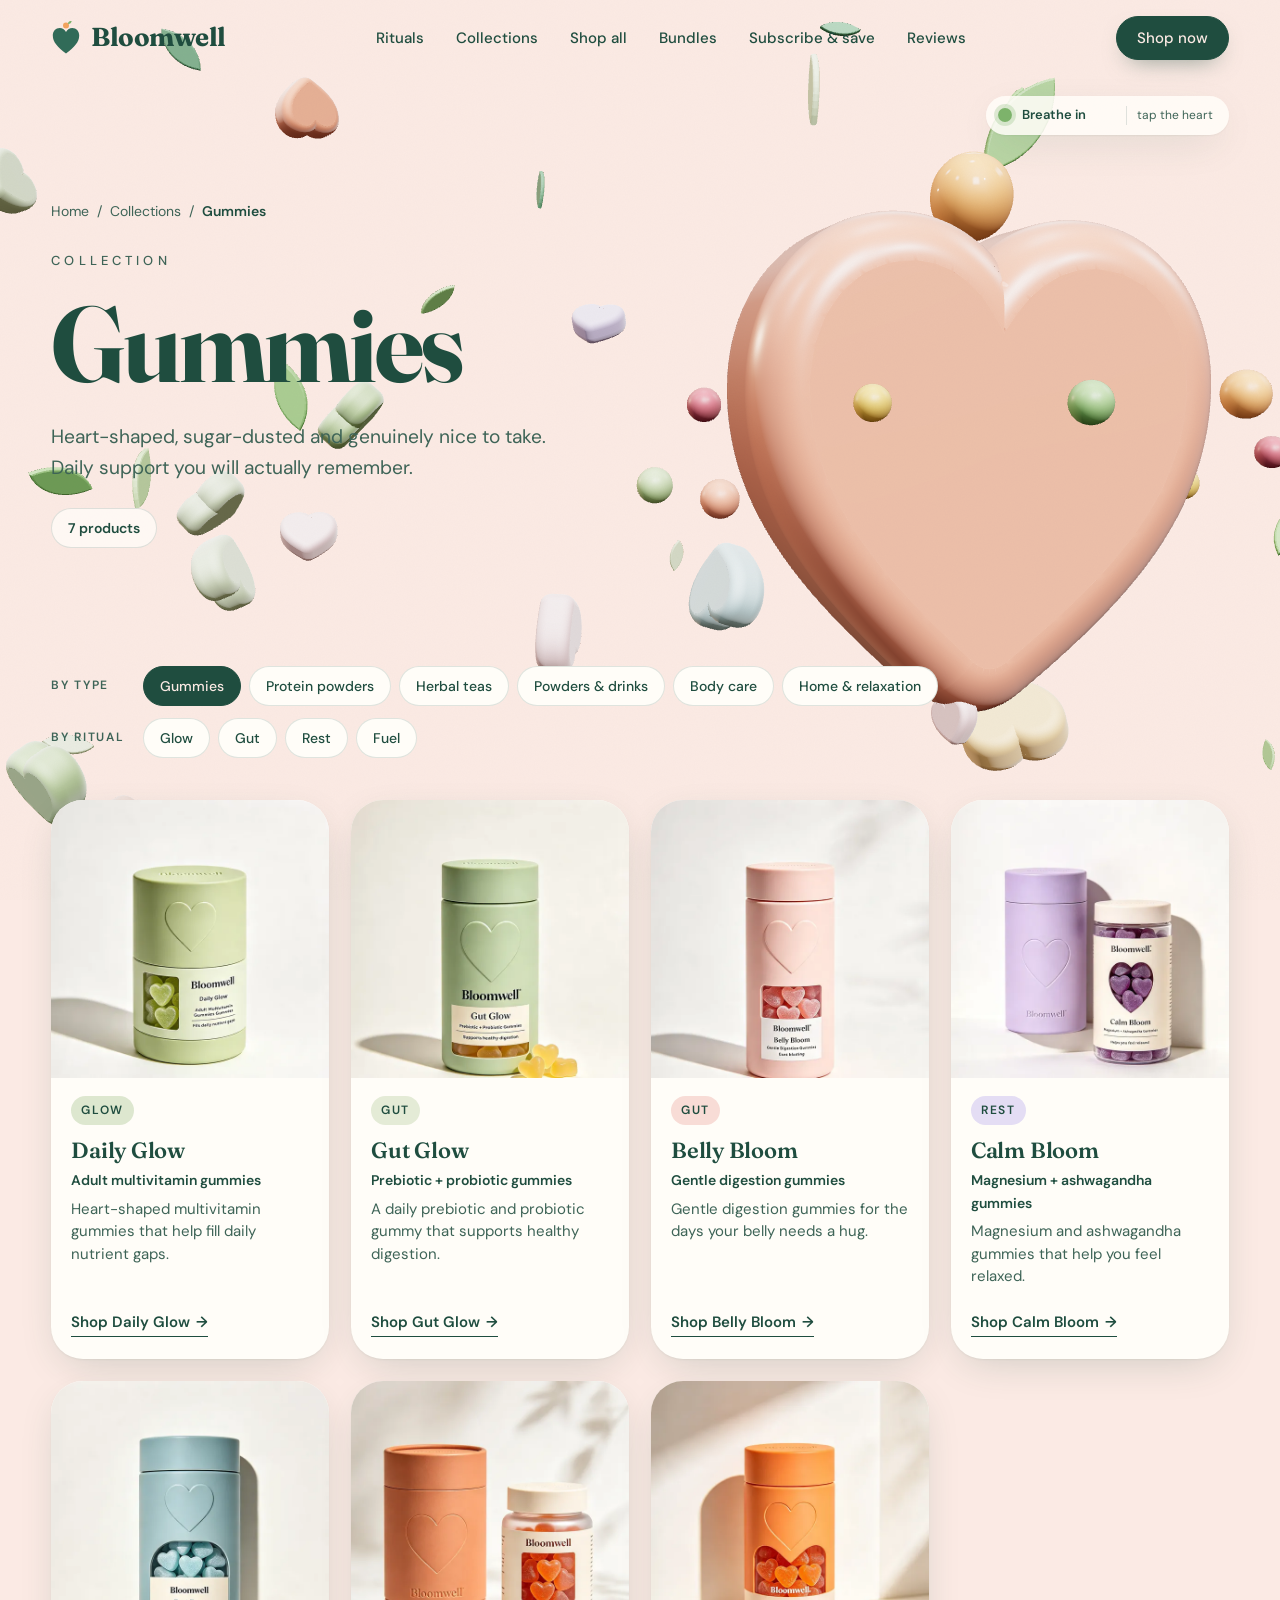
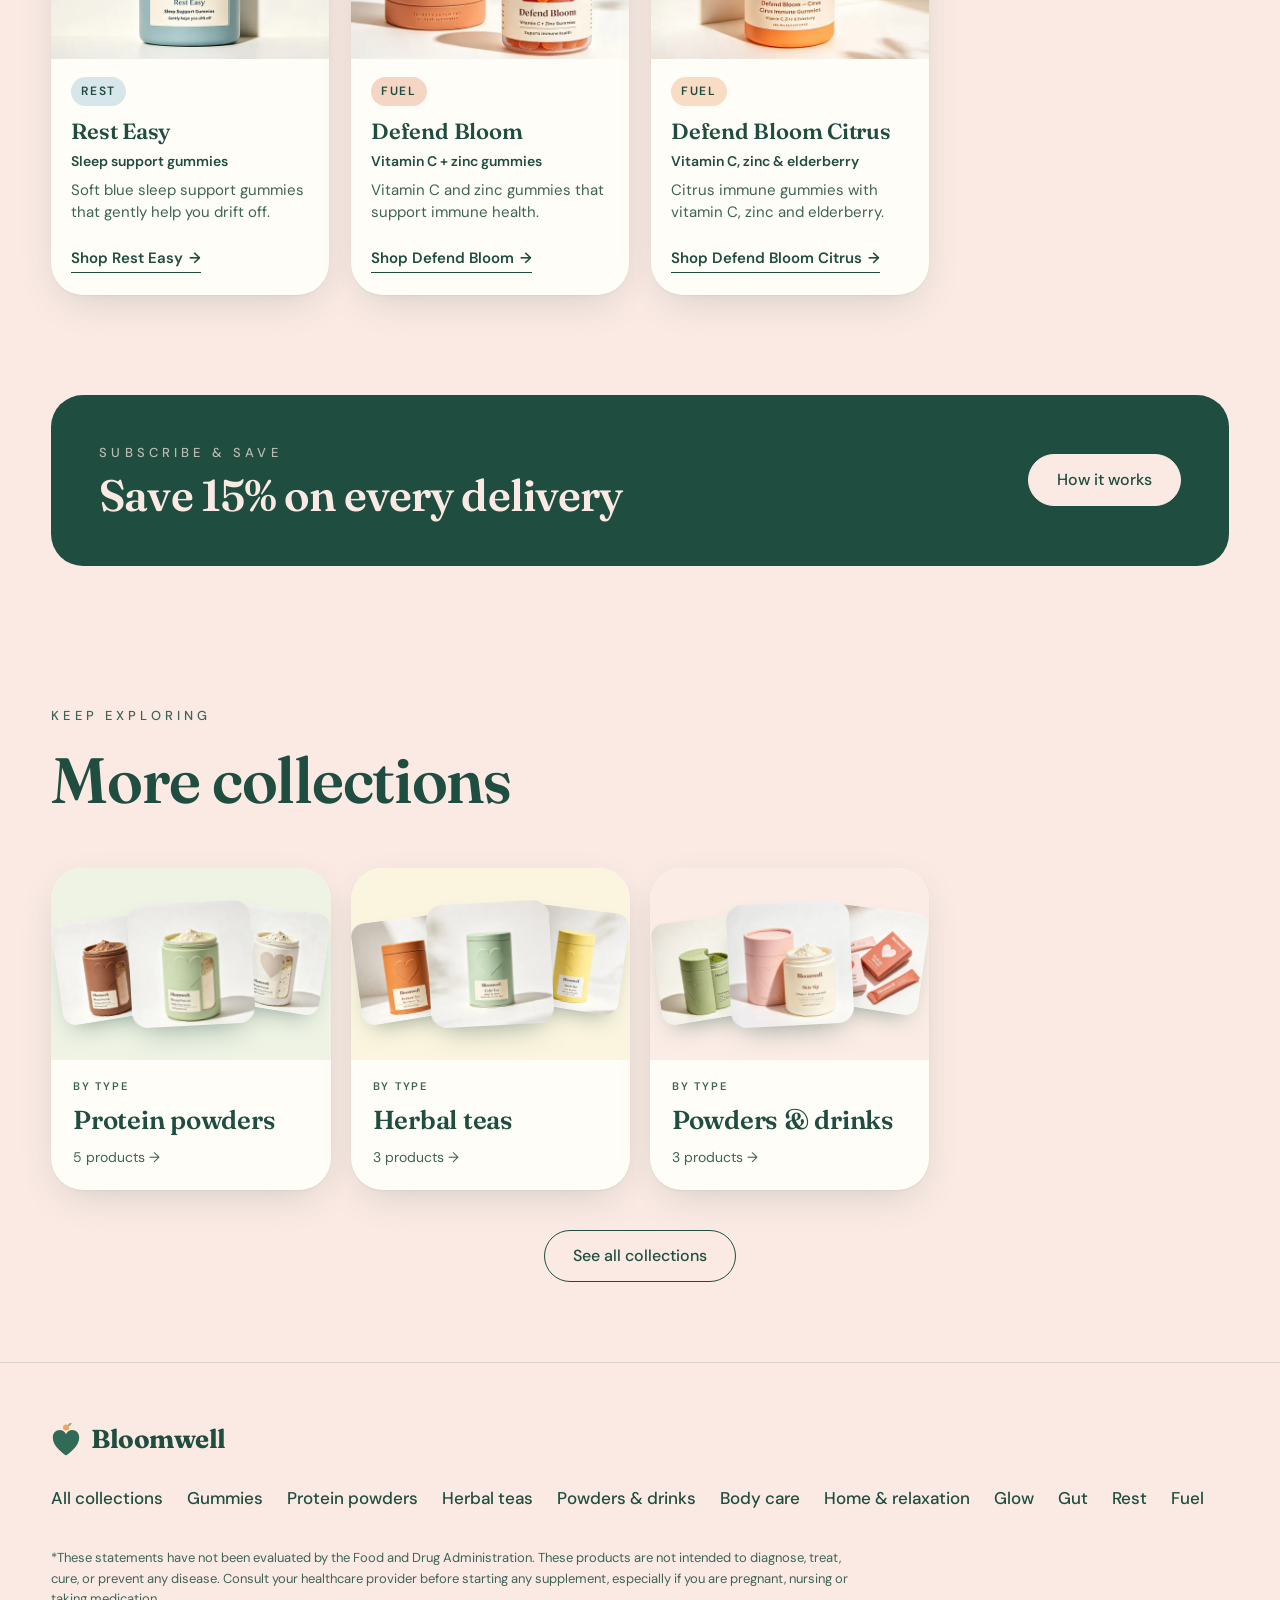
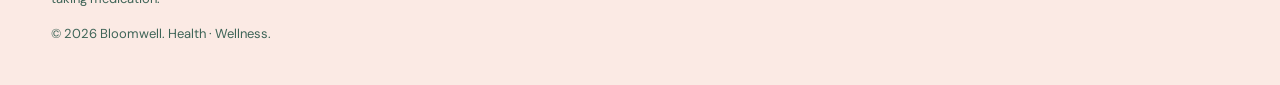
<file: collections/gummies.html>
<!doctype html>
<html lang="en" style="--bg:#FBEAE4">
<head>
  <meta charset="utf-8">
  <meta name="viewport" content="width=device-width, initial-scale=1">
  <title>Gummies — Bloomwell</title>
  <meta name="description" content="Heart-shaped, sugar-dusted and genuinely nice to take. Daily support you will actually remember.">
  <meta name="theme-color" content="#FBEAE4">
  <link rel="icon" href="../assets/img/favicon.svg" type="image/svg+xml">
  <link rel="preconnect" href="https://fonts.googleapis.com">
  <link rel="preconnect" href="https://fonts.gstatic.com" crossorigin>
  <link href="https://fonts.googleapis.com/css2?family=DM+Sans:opsz,wght@9..40,400;9..40,500;9..40,600&family=Fraunces:opsz,wght@9..144,500;9..144,600;9..144,700&display=swap" rel="stylesheet">
  <link rel="stylesheet" href="../css/styles.css">
  <link rel="stylesheet" href="../css/collections.css">
  <script type="importmap">
    { "imports": { "three": "../assets/vendor/three.module.min.js" } }
  </script>
</head>
<body data-accent="#E8937A">
  <a class="skip-link" href="#main">Skip to content</a>
  <canvas id="stage" aria-hidden="true"></canvas>
  <div class="grain" aria-hidden="true"></div>

  <header class="site-header">
    <a class="brand" href="../index.html" aria-label="Bloomwell home">
        <svg class="brand-mark" viewBox="0 0 100 112" aria-hidden="true">
          <path d="M50 108C22 87 6 70 6 48 6 33 16 23 29 23c9 0 16 5 21 13 5-8 12-13 21-13 13 0 23 10 23 25 0 22-16 39-44 60Z" fill="#316B58"/>
          <circle cx="50" cy="14" r="10" fill="#F2A35E"/>
          <path d="M57 6c1-5 6-7 12-7-1 6-5 10-12 11Z" fill="#7DB36B"/>
        </svg>
      <span class="brand-word">Bloomwell</span>
    </a>
    <button class="menu-toggle" type="button" aria-expanded="false" aria-controls="primary-nav" aria-label="Open menu">
      <span></span><span></span>
    </button>
    <nav class="nav" id="primary-nav" aria-label="Primary">
      <a href="../index.html#rituals">Rituals</a>
      <a href="index.html">Collections</a>
      <a href="../index.html#shop-all">Shop all</a>
      <a href="../index.html#bundles">Bundles</a>
      <a href="../index.html#subscribe">Subscribe &amp; save</a>
      <a href="../index.html#reviews">Reviews</a>
    </nav>
    <a class="btn btn-small" href="../index.html#shop">Shop now</a>
  </header>

  <main id="main">
    <section class="c-hero" aria-labelledby="c-title">
      <div class="c-hero-copy">
        <nav class="crumbs" aria-label="Breadcrumb">
          <a href="../index.html">Home</a><span aria-hidden="true">/</span><a href="index.html">Collections</a><span aria-hidden="true">/</span><span aria-current="page">Gummies</span>
        </nav>
        <p class="eyebrow">Collection</p>
        <h1 id="c-title" class="display c-title"><span class="line"><span>Gummies</span></span></h1>
        <p class="lede">Heart-shaped, sugar-dusted and genuinely nice to take. Daily support you will actually remember.</p>
        <p class="c-count">7 products</p>
      </div>
    </section>

    <section class="c-products" aria-label="Gummies products">
      <div class="c-switch" aria-label="Browse collections">
          <div class="c-switch-row"><span class="c-switch-label">By type</span><a class="c-chip" href="gummies.html" aria-current="page">Gummies</a><a class="c-chip" href="protein.html">Protein powders</a><a class="c-chip" href="teas.html">Herbal teas</a><a class="c-chip" href="powders.html">Powders &amp; drinks</a><a class="c-chip" href="body.html">Body care</a><a class="c-chip" href="home.html">Home &amp; relaxation</a></div>
          <div class="c-switch-row"><span class="c-switch-label">By ritual</span><a class="c-chip" href="glow.html">Glow</a><a class="c-chip" href="gut.html">Gut</a><a class="c-chip" href="rest.html">Rest</a><a class="c-chip" href="fuel.html">Fuel</a></div>
      </div>
      <ul class="c-grid" role="list">
          <li class="p-card" style="--tint:#DDE7CF">
            <div class="p-inner">
              <div class="p-media"><img src="../assets/img/products/daily-glow-sm.webp" alt="Daily Glow" width="600" height="600" loading="lazy"></div>
              <div class="p-body">
                <a class="tag tag-link" href="glow.html">Glow</a>
                <h2>Daily Glow</h2>
                <p class="p-short">Adult multivitamin gummies</p>
                <p class="p-desc">Heart-shaped multivitamin gummies that help fill daily nutrient gaps.</p>
                <a class="card-link" href="../index.html#shop">Shop Daily Glow</a>
              </div>
            </div>
          </li>
          <li class="p-card" style="--tint:#E4EBD6">
            <div class="p-inner">
              <div class="p-media"><img src="../assets/img/products/gut-glow-sm.webp" alt="Gut Glow" width="600" height="600" loading="lazy"></div>
              <div class="p-body">
                <a class="tag tag-link" href="gut.html">Gut</a>
                <h2>Gut Glow</h2>
                <p class="p-short">Prebiotic + probiotic gummies</p>
                <p class="p-desc">A daily prebiotic and probiotic gummy that supports healthy digestion.</p>
                <a class="card-link" href="../index.html#shop">Shop Gut Glow</a>
              </div>
            </div>
          </li>
          <li class="p-card" style="--tint:#F8DCD6">
            <div class="p-inner">
              <div class="p-media"><img src="../assets/img/products/belly-bloom-sm.webp" alt="Belly Bloom" width="600" height="600" loading="lazy"></div>
              <div class="p-body">
                <a class="tag tag-link" href="gut.html">Gut</a>
                <h2>Belly Bloom</h2>
                <p class="p-short">Gentle digestion gummies</p>
                <p class="p-desc">Gentle digestion gummies for the days your belly needs a hug.</p>
                <a class="card-link" href="../index.html#shop">Shop Belly Bloom</a>
              </div>
            </div>
          </li>
          <li class="p-card" style="--tint:#E4DDF4">
            <div class="p-inner">
              <div class="p-media"><img src="../assets/img/products/calm-bloom-sm.webp" alt="Calm Bloom" width="600" height="600" loading="lazy"></div>
              <div class="p-body">
                <a class="tag tag-link" href="rest.html">Rest</a>
                <h2>Calm Bloom</h2>
                <p class="p-short">Magnesium + ashwagandha gummies</p>
                <p class="p-desc">Magnesium and ashwagandha gummies that help you feel relaxed.</p>
                <a class="card-link" href="../index.html#shop">Shop Calm Bloom</a>
              </div>
            </div>
          </li>
          <li class="p-card" style="--tint:#D7E6EA">
            <div class="p-inner">
              <div class="p-media"><img src="../assets/img/products/rest-easy-sm.webp" alt="Rest Easy" width="600" height="600" loading="lazy"></div>
              <div class="p-body">
                <a class="tag tag-link" href="rest.html">Rest</a>
                <h2>Rest Easy</h2>
                <p class="p-short">Sleep support gummies</p>
                <p class="p-desc">Soft blue sleep support gummies that gently help you drift off.</p>
                <a class="card-link" href="../index.html#shop">Shop Rest Easy</a>
              </div>
            </div>
          </li>
          <li class="p-card" style="--tint:#F5D5C4">
            <div class="p-inner">
              <div class="p-media"><img src="../assets/img/products/defend-bloom-sm.webp" alt="Defend Bloom" width="600" height="600" loading="lazy"></div>
              <div class="p-body">
                <a class="tag tag-link" href="fuel.html">Fuel</a>
                <h2>Defend Bloom</h2>
                <p class="p-short">Vitamin C + zinc gummies</p>
                <p class="p-desc">Vitamin C and zinc gummies that support immune health.</p>
                <a class="card-link" href="../index.html#shop">Shop Defend Bloom</a>
              </div>
            </div>
          </li>
          <li class="p-card" style="--tint:#F8DCC4">
            <div class="p-inner">
              <div class="p-media"><img src="../assets/img/products/defend-citrus-sm.webp" alt="Defend Bloom Citrus" width="600" height="600" loading="lazy"></div>
              <div class="p-body">
                <a class="tag tag-link" href="fuel.html">Fuel</a>
                <h2>Defend Bloom Citrus</h2>
                <p class="p-short">Vitamin C, zinc &amp; elderberry</p>
                <p class="p-desc">Citrus immune gummies with vitamin C, zinc and elderberry.</p>
                <a class="card-link" href="../index.html#shop">Shop Defend Bloom Citrus</a>
              </div>
            </div>
          </li>
      </ul>
    </section>

    <section class="c-sub" aria-labelledby="c-sub-title">
      <div class="c-sub-inner">
        <div>
          <p class="eyebrow">Subscribe &amp; save</p>
          <h2 id="c-sub-title" class="h2">Save 15% on every delivery</h2>
        </div>
        <a class="btn btn-light" href="../index.html#subscribe">How it works</a>
      </div>
    </section>

    <section class="c-more" aria-labelledby="c-more-title">
      <div class="section-head">
        <p class="eyebrow">Keep exploring</p>
        <h2 id="c-more-title" class="h2">More collections</h2>
      </div>
      <ul class="c-tiles" role="list">
          <li class="c-tile" style="--tint:#EEF3E4;--accent:#A6C78B">
            <a href="protein.html">
              <div class="tile-stack" aria-hidden="true"><img src="../assets/img/products/bloom-protein-sm.webp" alt="" width="600" height="600" loading="lazy"><img src="../assets/img/products/protein-chocolate-sm.webp" alt="" width="600" height="600" loading="lazy"><img src="../assets/img/products/protein-cookies-sm.webp" alt="" width="600" height="600" loading="lazy"></div>
              <div class="tile-body">
                <span class="tile-group">By type</span>
                <h3>Protein powders</h3>
                <span class="tile-count">5 products</span>
              </div>
            </a>
          </li>
          <li class="c-tile" style="--tint:#FBF5DF;--accent:#E2B54A">
            <a href="teas.html">
              <div class="tile-stack" aria-hidden="true"><img src="../assets/img/products/calm-tea-sm.webp" alt="" width="600" height="600" loading="lazy"><img src="../assets/img/products/immune-tea-sm.webp" alt="" width="600" height="600" loading="lazy"><img src="../assets/img/products/focus-tea-sm.webp" alt="" width="600" height="600" loading="lazy"></div>
              <div class="tile-body">
                <span class="tile-group">By type</span>
                <h3>Herbal teas</h3>
                <span class="tile-count">3 products</span>
              </div>
            </a>
          </li>
          <li class="c-tile" style="--tint:#FBEDE6;--accent:#F0AE9C">
            <a href="powders.html">
              <div class="tile-stack" aria-hidden="true"><img src="../assets/img/products/skin-sip-sm.webp" alt="" width="600" height="600" loading="lazy"><img src="../assets/img/products/gut-greens-sm.webp" alt="" width="600" height="600" loading="lazy"><img src="../assets/img/products/hydrate-bloom-sm.webp" alt="" width="600" height="600" loading="lazy"></div>
              <div class="tile-body">
                <span class="tile-group">By type</span>
                <h3>Powders &amp; drinks</h3>
                <span class="tile-count">3 products</span>
              </div>
            </a>
          </li>
      </ul>
      <p class="c-all"><a class="btn btn-ghost" href="index.html">See all collections</a></p>
    </section>
  </main>

  <footer class="site-footer">
    <div class="footer-top">
      <a class="brand brand-footer" href="../index.html" aria-label="Bloomwell home">
        <svg class="brand-mark" viewBox="0 0 100 112" aria-hidden="true">
          <path d="M50 108C22 87 6 70 6 48 6 33 16 23 29 23c9 0 16 5 21 13 5-8 12-13 21-13 13 0 23 10 23 25 0 22-16 39-44 60Z" fill="#316B58"/>
          <circle cx="50" cy="14" r="10" fill="#F2A35E"/>
          <path d="M57 6c1-5 6-7 12-7-1 6-5 10-12 11Z" fill="#7DB36B"/>
        </svg>
        <span class="brand-word">Bloomwell</span>
      </a>
      <nav class="footer-nav" aria-label="Collections">
        <a href="index.html">All collections</a>
        <a href="gummies.html">Gummies</a>
        <a href="protein.html">Protein powders</a>
        <a href="teas.html">Herbal teas</a>
        <a href="powders.html">Powders &amp; drinks</a>
        <a href="body.html">Body care</a>
        <a href="home.html">Home &amp; relaxation</a>
        <a href="glow.html">Glow</a>
        <a href="gut.html">Gut</a>
        <a href="rest.html">Rest</a>
        <a href="fuel.html">Fuel</a>
      </nav>
    </div>
    <p class="disclaimer">*These statements have not been evaluated by the Food and Drug Administration. These products are not intended to diagnose, treat, cure, or prevent any disease. Consult your healthcare provider before starting any supplement, especially if you are pregnant, nursing or taking medication.</p>
    <p class="copyright">© <span id="year">2026</span> Bloomwell. Health · Wellness.</p>
  </footer>

  <script src="../assets/vendor/gsap.min.js"></script>
  <script src="../assets/vendor/ScrollTrigger.min.js"></script>
  <script src="../assets/vendor/lenis.min.js"></script>
  <script type="module" src="../js/collection.js"></script>
</body>
</html>
</file>
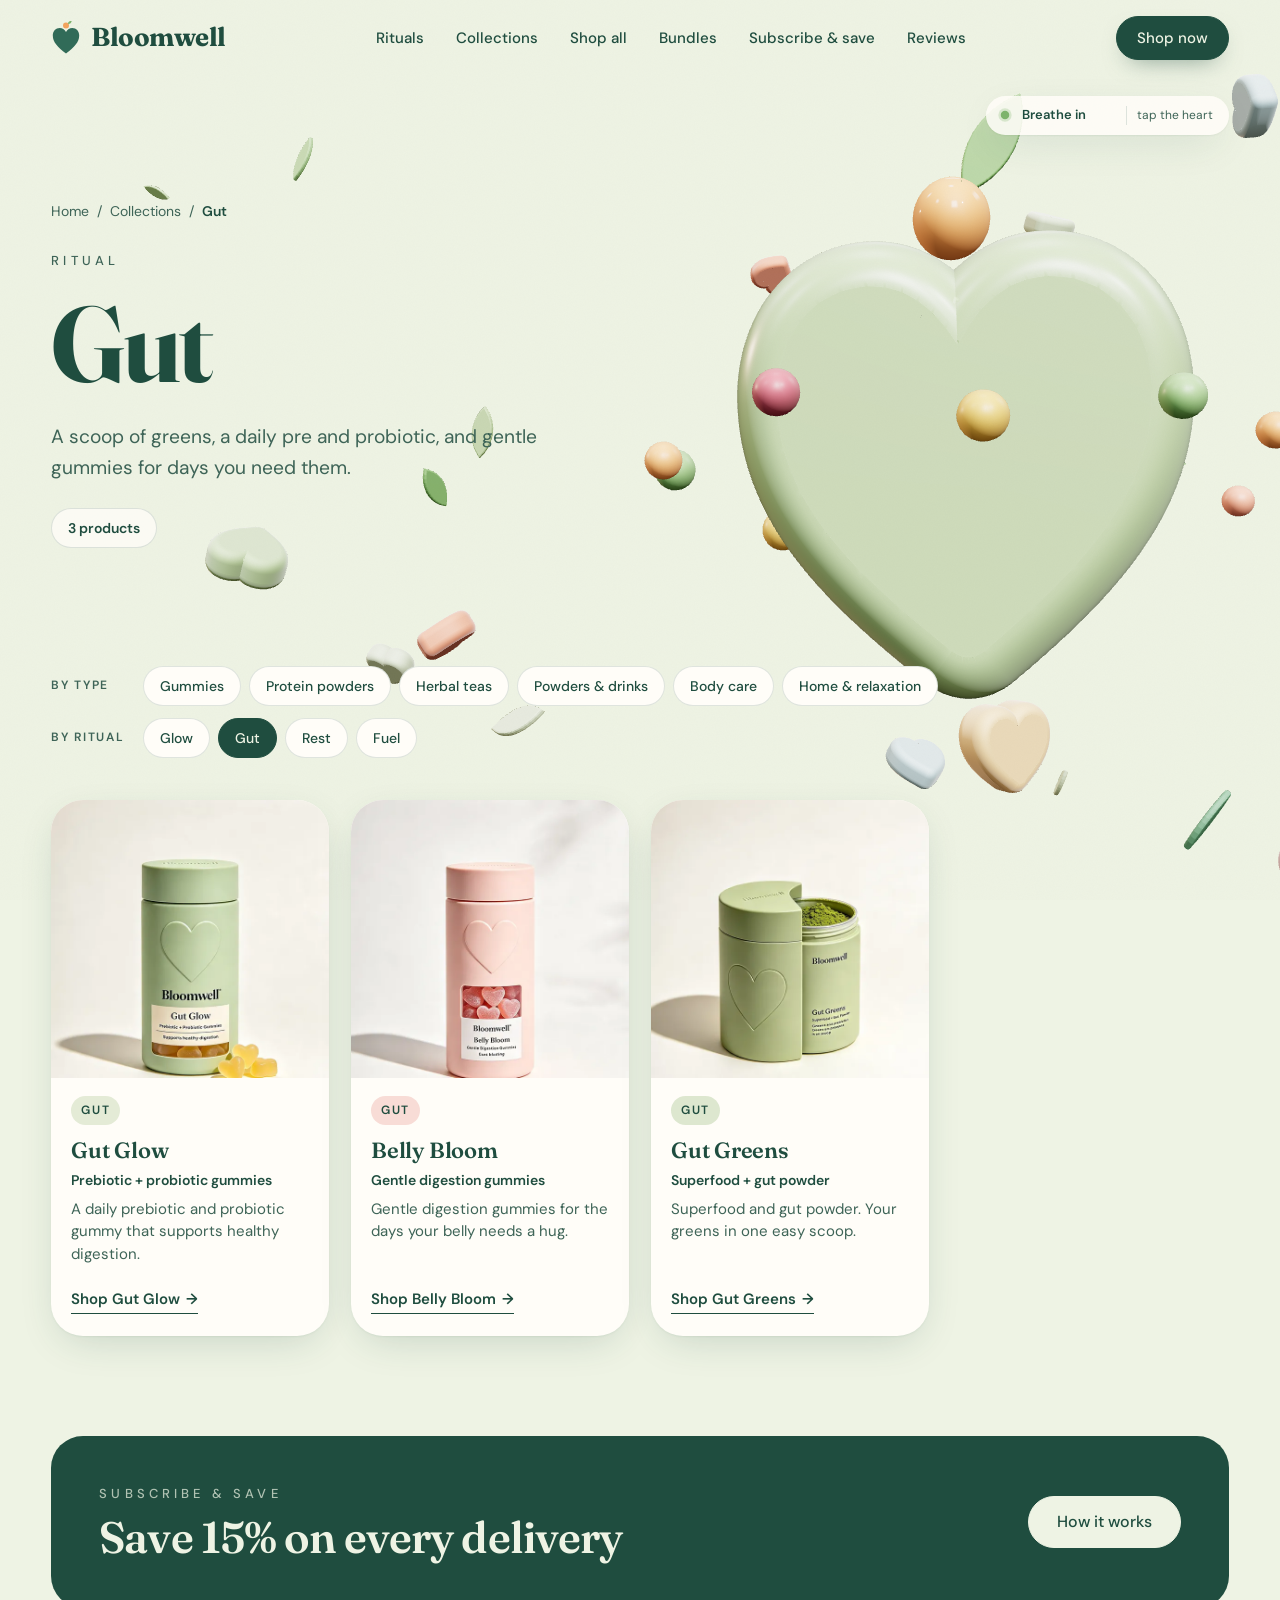
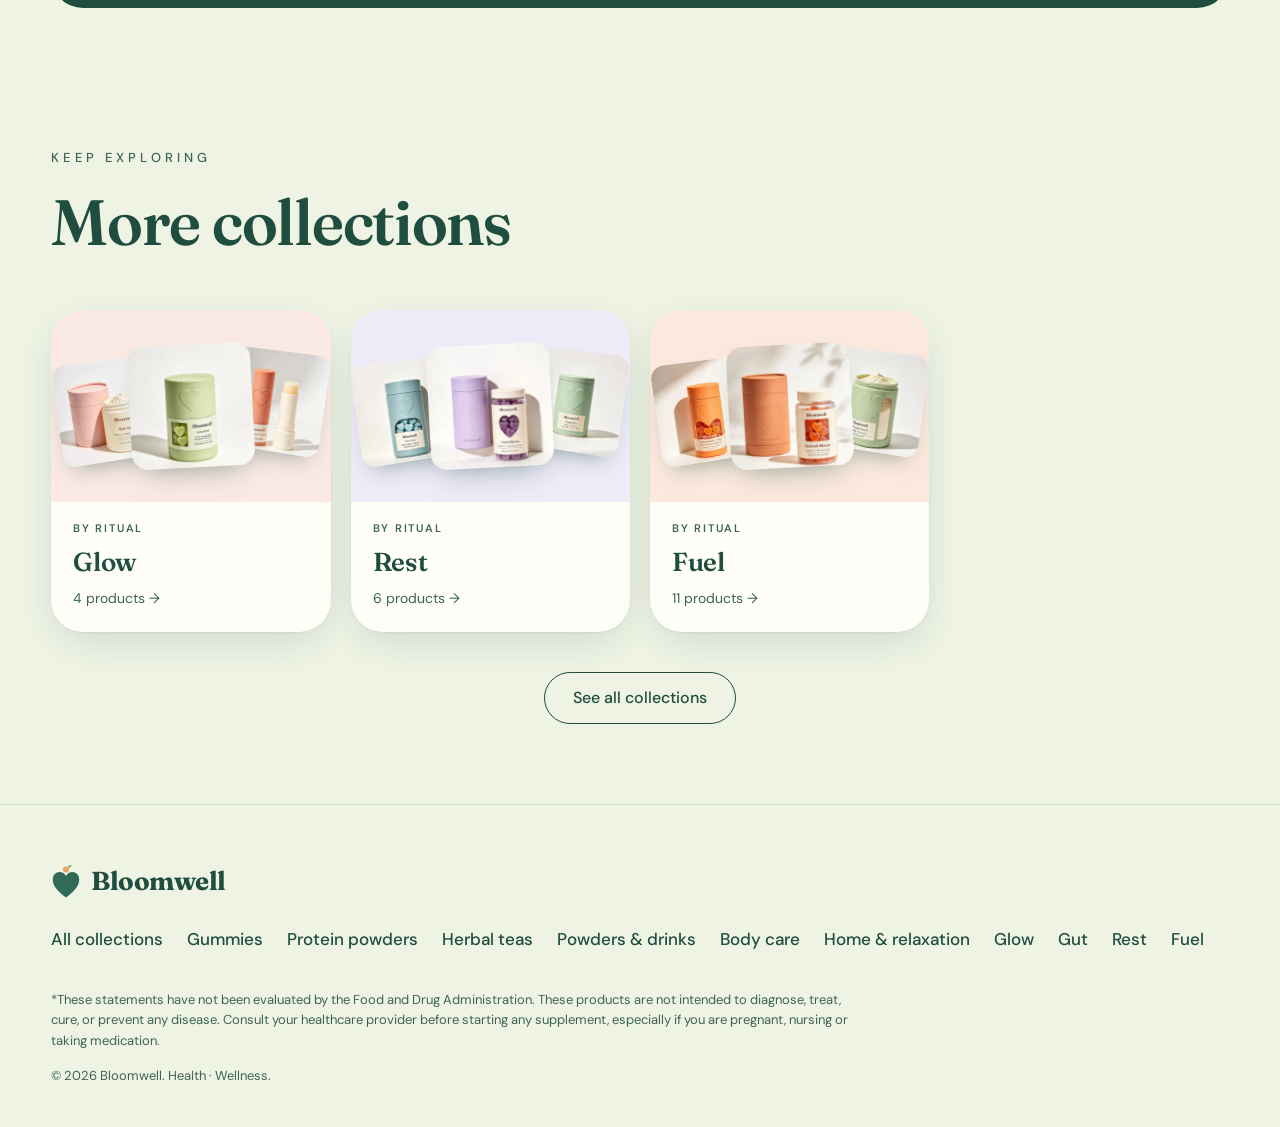
<file: collections/gut.html>
<!doctype html>
<html lang="en" style="--bg:#EEF3E4">
<head>
  <meta charset="utf-8">
  <meta name="viewport" content="width=device-width, initial-scale=1">
  <title>Gut — Bloomwell</title>
  <meta name="description" content="A scoop of greens, a daily pre and probiotic, and gentle gummies for days you need them.">
  <meta name="theme-color" content="#EEF3E4">
  <link rel="icon" href="../assets/img/favicon.svg" type="image/svg+xml">
  <link rel="preconnect" href="https://fonts.googleapis.com">
  <link rel="preconnect" href="https://fonts.gstatic.com" crossorigin>
  <link href="https://fonts.googleapis.com/css2?family=DM+Sans:opsz,wght@9..40,400;9..40,500;9..40,600&family=Fraunces:opsz,wght@9..144,500;9..144,600;9..144,700&display=swap" rel="stylesheet">
  <link rel="stylesheet" href="../css/styles.css">
  <link rel="stylesheet" href="../css/collections.css">
  <script type="importmap">
    { "imports": { "three": "../assets/vendor/three.module.min.js" } }
  </script>
</head>
<body data-accent="#A6C78B">
  <a class="skip-link" href="#main">Skip to content</a>
  <canvas id="stage" aria-hidden="true"></canvas>
  <div class="grain" aria-hidden="true"></div>

  <header class="site-header">
    <a class="brand" href="../index.html" aria-label="Bloomwell home">
        <svg class="brand-mark" viewBox="0 0 100 112" aria-hidden="true">
          <path d="M50 108C22 87 6 70 6 48 6 33 16 23 29 23c9 0 16 5 21 13 5-8 12-13 21-13 13 0 23 10 23 25 0 22-16 39-44 60Z" fill="#316B58"/>
          <circle cx="50" cy="14" r="10" fill="#F2A35E"/>
          <path d="M57 6c1-5 6-7 12-7-1 6-5 10-12 11Z" fill="#7DB36B"/>
        </svg>
      <span class="brand-word">Bloomwell</span>
    </a>
    <button class="menu-toggle" type="button" aria-expanded="false" aria-controls="primary-nav" aria-label="Open menu">
      <span></span><span></span>
    </button>
    <nav class="nav" id="primary-nav" aria-label="Primary">
      <a href="../index.html#rituals">Rituals</a>
      <a href="index.html">Collections</a>
      <a href="../index.html#shop-all">Shop all</a>
      <a href="../index.html#bundles">Bundles</a>
      <a href="../index.html#subscribe">Subscribe &amp; save</a>
      <a href="../index.html#reviews">Reviews</a>
    </nav>
    <a class="btn btn-small" href="../index.html#shop">Shop now</a>
  </header>

  <main id="main">
    <section class="c-hero" aria-labelledby="c-title">
      <div class="c-hero-copy">
        <nav class="crumbs" aria-label="Breadcrumb">
          <a href="../index.html">Home</a><span aria-hidden="true">/</span><a href="index.html">Collections</a><span aria-hidden="true">/</span><span aria-current="page">Gut</span>
        </nav>
        <p class="eyebrow">Ritual</p>
        <h1 id="c-title" class="display c-title"><span class="line"><span>Gut</span></span></h1>
        <p class="lede">A scoop of greens, a daily pre and probiotic, and gentle gummies for days you need them.</p>
        <p class="c-count">3 products</p>
      </div>
    </section>

    <section class="c-products" aria-label="Gut products">
      <div class="c-switch" aria-label="Browse collections">
          <div class="c-switch-row"><span class="c-switch-label">By type</span><a class="c-chip" href="gummies.html">Gummies</a><a class="c-chip" href="protein.html">Protein powders</a><a class="c-chip" href="teas.html">Herbal teas</a><a class="c-chip" href="powders.html">Powders &amp; drinks</a><a class="c-chip" href="body.html">Body care</a><a class="c-chip" href="home.html">Home &amp; relaxation</a></div>
          <div class="c-switch-row"><span class="c-switch-label">By ritual</span><a class="c-chip" href="glow.html">Glow</a><a class="c-chip" href="gut.html" aria-current="page">Gut</a><a class="c-chip" href="rest.html">Rest</a><a class="c-chip" href="fuel.html">Fuel</a></div>
      </div>
      <ul class="c-grid" role="list">
          <li class="p-card" style="--tint:#E4EBD6">
            <div class="p-inner">
              <div class="p-media"><img src="../assets/img/products/gut-glow-sm.webp" alt="Gut Glow" width="600" height="600" loading="lazy"></div>
              <div class="p-body">
                <a class="tag tag-link" href="gut.html">Gut</a>
                <h2>Gut Glow</h2>
                <p class="p-short">Prebiotic + probiotic gummies</p>
                <p class="p-desc">A daily prebiotic and probiotic gummy that supports healthy digestion.</p>
                <a class="card-link" href="../index.html#shop">Shop Gut Glow</a>
              </div>
            </div>
          </li>
          <li class="p-card" style="--tint:#F8DCD6">
            <div class="p-inner">
              <div class="p-media"><img src="../assets/img/products/belly-bloom-sm.webp" alt="Belly Bloom" width="600" height="600" loading="lazy"></div>
              <div class="p-body">
                <a class="tag tag-link" href="gut.html">Gut</a>
                <h2>Belly Bloom</h2>
                <p class="p-short">Gentle digestion gummies</p>
                <p class="p-desc">Gentle digestion gummies for the days your belly needs a hug.</p>
                <a class="card-link" href="../index.html#shop">Shop Belly Bloom</a>
              </div>
            </div>
          </li>
          <li class="p-card" style="--tint:#DDE7CF">
            <div class="p-inner">
              <div class="p-media"><img src="../assets/img/products/gut-greens-sm.webp" alt="Gut Greens" width="600" height="600" loading="lazy"></div>
              <div class="p-body">
                <a class="tag tag-link" href="gut.html">Gut</a>
                <h2>Gut Greens</h2>
                <p class="p-short">Superfood + gut powder</p>
                <p class="p-desc">Superfood and gut powder. Your greens in one easy scoop.</p>
                <a class="card-link" href="../index.html#shop">Shop Gut Greens</a>
              </div>
            </div>
          </li>
      </ul>
    </section>

    <section class="c-sub" aria-labelledby="c-sub-title">
      <div class="c-sub-inner">
        <div>
          <p class="eyebrow">Subscribe &amp; save</p>
          <h2 id="c-sub-title" class="h2">Save 15% on every delivery</h2>
        </div>
        <a class="btn btn-light" href="../index.html#subscribe">How it works</a>
      </div>
    </section>

    <section class="c-more" aria-labelledby="c-more-title">
      <div class="section-head">
        <p class="eyebrow">Keep exploring</p>
        <h2 id="c-more-title" class="h2">More collections</h2>
      </div>
      <ul class="c-tiles" role="list">
          <li class="c-tile" style="--tint:#FBEAE4;--accent:#F0AE9C">
            <a href="glow.html">
              <div class="tile-stack" aria-hidden="true"><img src="../assets/img/products/daily-glow-sm.webp" alt="" width="600" height="600" loading="lazy"><img src="../assets/img/products/skin-sip-sm.webp" alt="" width="600" height="600" loading="lazy"><img src="../assets/img/products/lip-balm-sm.webp" alt="" width="600" height="600" loading="lazy"></div>
              <div class="tile-body">
                <span class="tile-group">By ritual</span>
                <h3>Glow</h3>
                <span class="tile-count">4 products</span>
              </div>
            </a>
          </li>
          <li class="c-tile" style="--tint:#EFEBF8;--accent:#B7A6E4">
            <a href="rest.html">
              <div class="tile-stack" aria-hidden="true"><img src="../assets/img/products/calm-bloom-sm.webp" alt="" width="600" height="600" loading="lazy"><img src="../assets/img/products/rest-easy-sm.webp" alt="" width="600" height="600" loading="lazy"><img src="../assets/img/products/calm-tea-sm.webp" alt="" width="600" height="600" loading="lazy"></div>
              <div class="tile-body">
                <span class="tile-group">By ritual</span>
                <h3>Rest</h3>
                <span class="tile-count">6 products</span>
              </div>
            </a>
          </li>
          <li class="c-tile" style="--tint:#FCE9DE;--accent:#E8937A">
            <a href="fuel.html">
              <div class="tile-stack" aria-hidden="true"><img src="../assets/img/products/defend-bloom-sm.webp" alt="" width="600" height="600" loading="lazy"><img src="../assets/img/products/defend-citrus-sm.webp" alt="" width="600" height="600" loading="lazy"><img src="../assets/img/products/bloom-protein-sm.webp" alt="" width="600" height="600" loading="lazy"></div>
              <div class="tile-body">
                <span class="tile-group">By ritual</span>
                <h3>Fuel</h3>
                <span class="tile-count">11 products</span>
              </div>
            </a>
          </li>
      </ul>
      <p class="c-all"><a class="btn btn-ghost" href="index.html">See all collections</a></p>
    </section>
  </main>

  <footer class="site-footer">
    <div class="footer-top">
      <a class="brand brand-footer" href="../index.html" aria-label="Bloomwell home">
        <svg class="brand-mark" viewBox="0 0 100 112" aria-hidden="true">
          <path d="M50 108C22 87 6 70 6 48 6 33 16 23 29 23c9 0 16 5 21 13 5-8 12-13 21-13 13 0 23 10 23 25 0 22-16 39-44 60Z" fill="#316B58"/>
          <circle cx="50" cy="14" r="10" fill="#F2A35E"/>
          <path d="M57 6c1-5 6-7 12-7-1 6-5 10-12 11Z" fill="#7DB36B"/>
        </svg>
        <span class="brand-word">Bloomwell</span>
      </a>
      <nav class="footer-nav" aria-label="Collections">
        <a href="index.html">All collections</a>
        <a href="gummies.html">Gummies</a>
        <a href="protein.html">Protein powders</a>
        <a href="teas.html">Herbal teas</a>
        <a href="powders.html">Powders &amp; drinks</a>
        <a href="body.html">Body care</a>
        <a href="home.html">Home &amp; relaxation</a>
        <a href="glow.html">Glow</a>
        <a href="gut.html">Gut</a>
        <a href="rest.html">Rest</a>
        <a href="fuel.html">Fuel</a>
      </nav>
    </div>
    <p class="disclaimer">*These statements have not been evaluated by the Food and Drug Administration. These products are not intended to diagnose, treat, cure, or prevent any disease. Consult your healthcare provider before starting any supplement, especially if you are pregnant, nursing or taking medication.</p>
    <p class="copyright">© <span id="year">2026</span> Bloomwell. Health · Wellness.</p>
  </footer>

  <script src="../assets/vendor/gsap.min.js"></script>
  <script src="../assets/vendor/ScrollTrigger.min.js"></script>
  <script src="../assets/vendor/lenis.min.js"></script>
  <script type="module" src="../js/collection.js"></script>
</body>
</html>
</file>
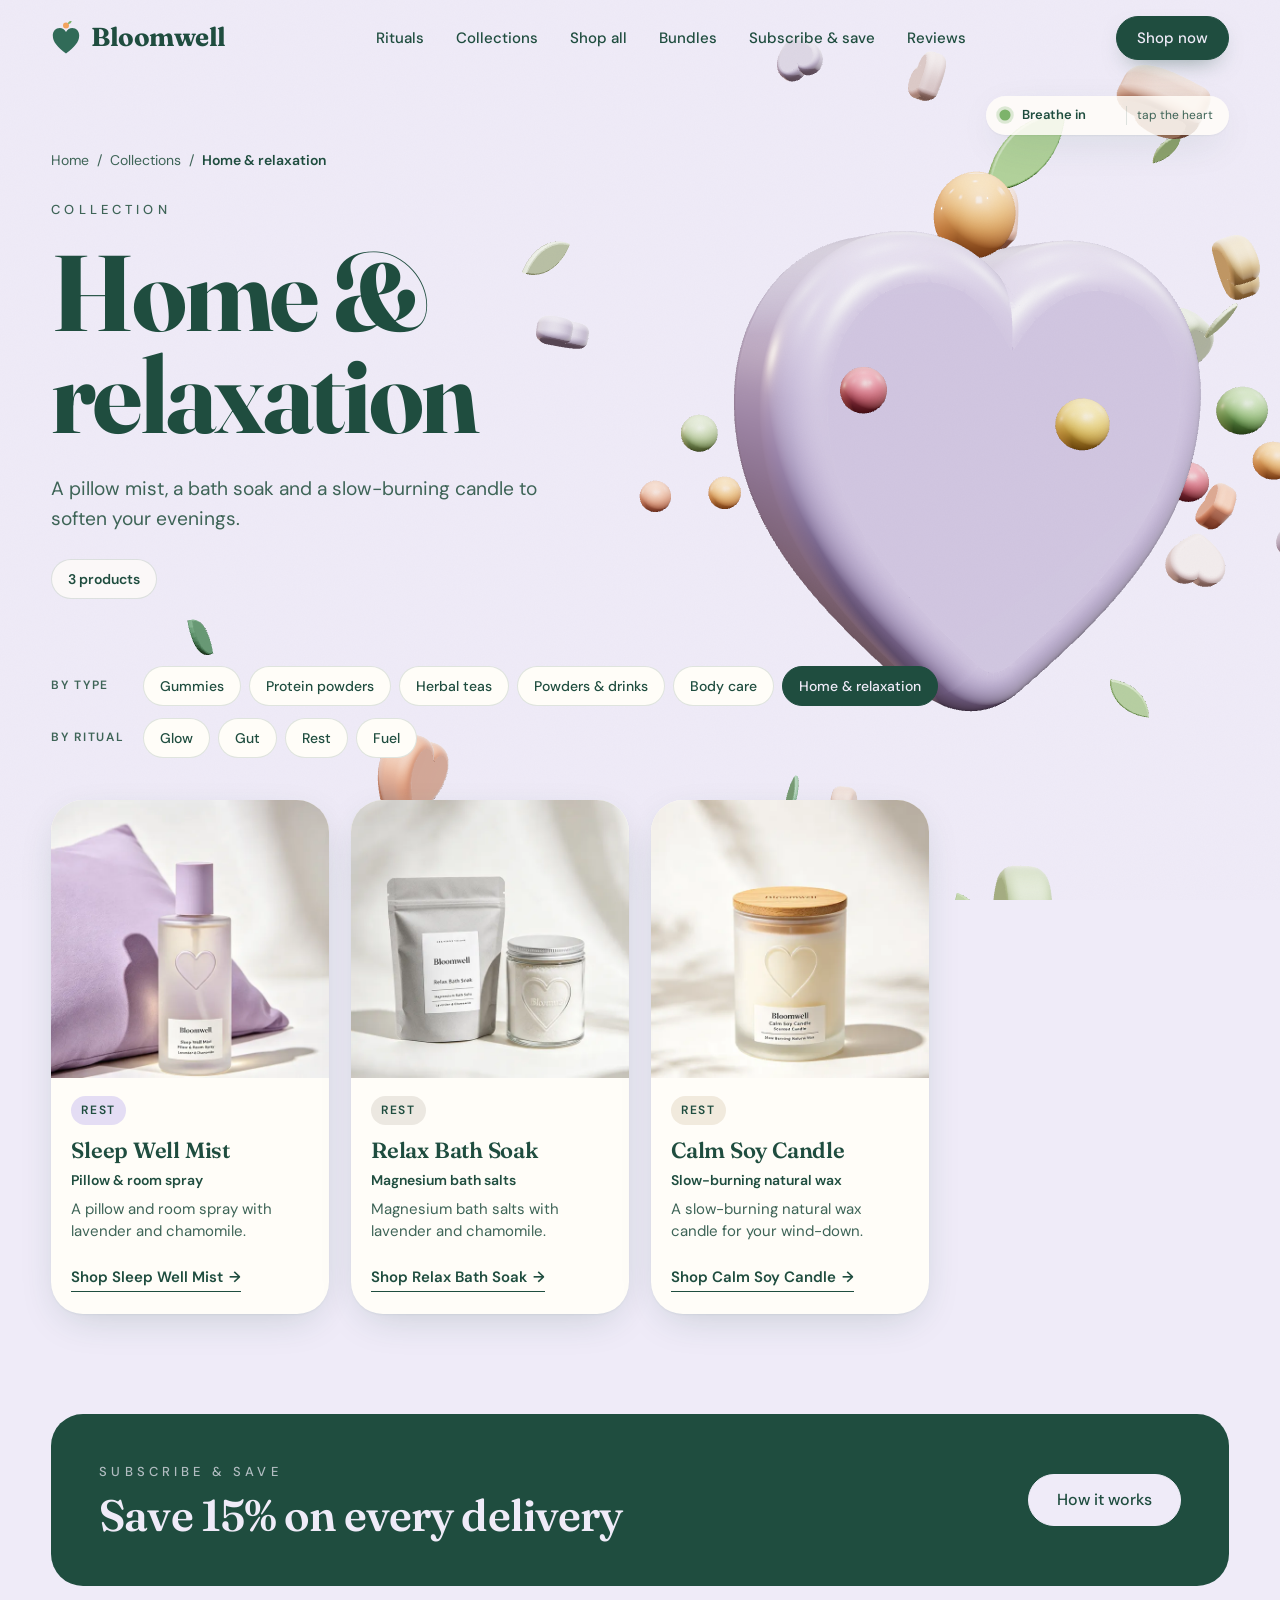
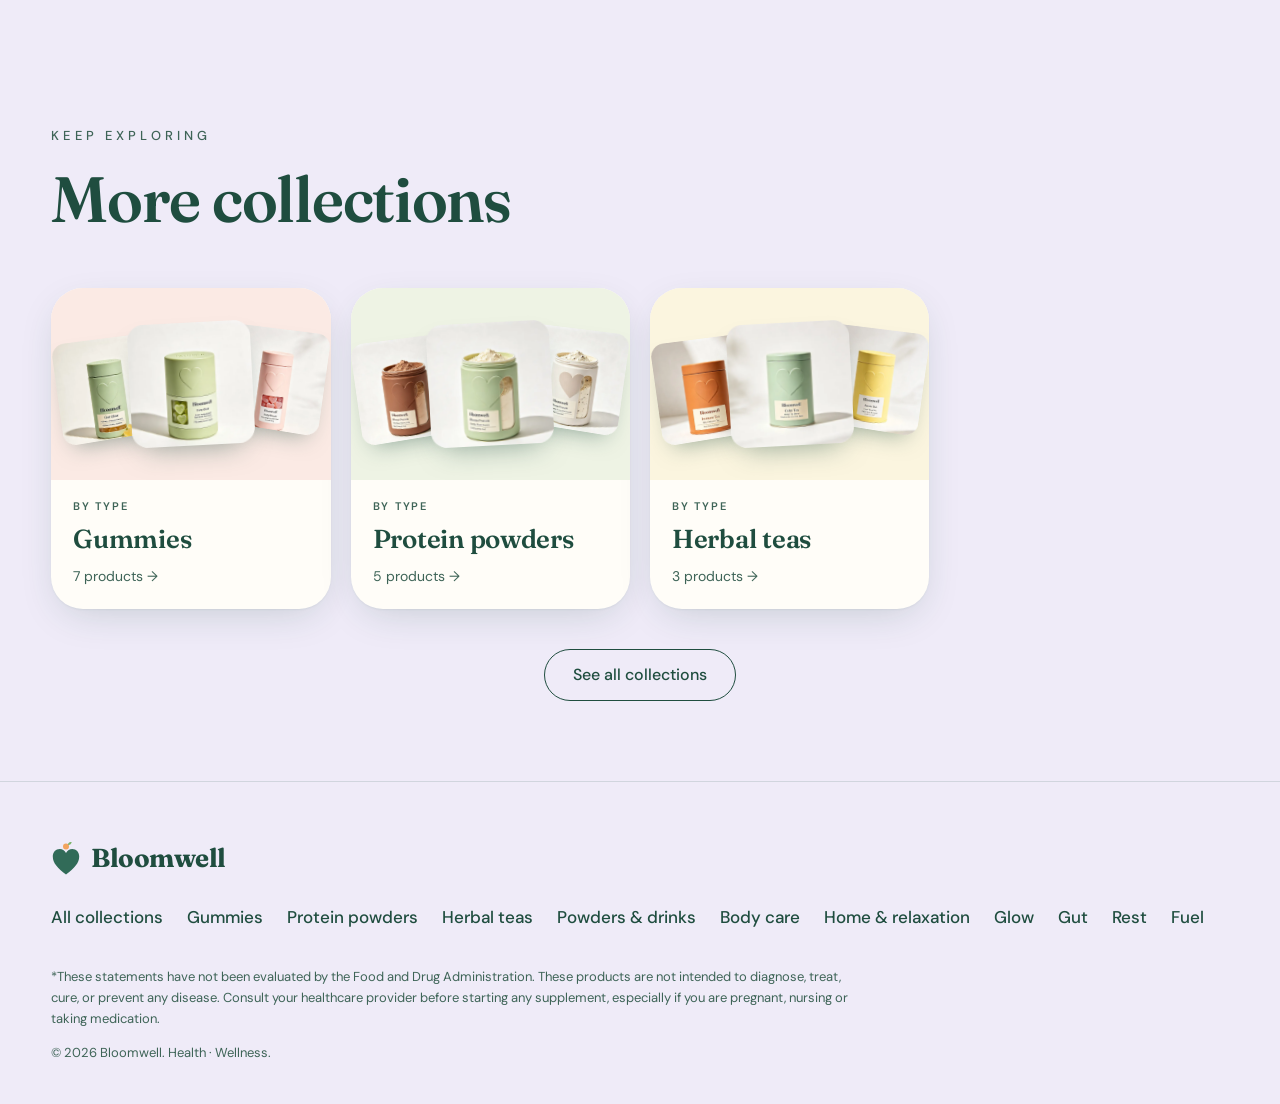
<file: collections/home.html>
<!doctype html>
<html lang="en" style="--bg:#EFEBF8">
<head>
  <meta charset="utf-8">
  <meta name="viewport" content="width=device-width, initial-scale=1">
  <title>Home &amp; relaxation — Bloomwell</title>
  <meta name="description" content="A pillow mist, a bath soak and a slow-burning candle to soften your evenings.">
  <meta name="theme-color" content="#EFEBF8">
  <link rel="icon" href="../assets/img/favicon.svg" type="image/svg+xml">
  <link rel="preconnect" href="https://fonts.googleapis.com">
  <link rel="preconnect" href="https://fonts.gstatic.com" crossorigin>
  <link href="https://fonts.googleapis.com/css2?family=DM+Sans:opsz,wght@9..40,400;9..40,500;9..40,600&family=Fraunces:opsz,wght@9..144,500;9..144,600;9..144,700&display=swap" rel="stylesheet">
  <link rel="stylesheet" href="../css/styles.css">
  <link rel="stylesheet" href="../css/collections.css">
  <script type="importmap">
    { "imports": { "three": "../assets/vendor/three.module.min.js" } }
  </script>
</head>
<body data-accent="#B7A6E4">
  <a class="skip-link" href="#main">Skip to content</a>
  <canvas id="stage" aria-hidden="true"></canvas>
  <div class="grain" aria-hidden="true"></div>

  <header class="site-header">
    <a class="brand" href="../index.html" aria-label="Bloomwell home">
        <svg class="brand-mark" viewBox="0 0 100 112" aria-hidden="true">
          <path d="M50 108C22 87 6 70 6 48 6 33 16 23 29 23c9 0 16 5 21 13 5-8 12-13 21-13 13 0 23 10 23 25 0 22-16 39-44 60Z" fill="#316B58"/>
          <circle cx="50" cy="14" r="10" fill="#F2A35E"/>
          <path d="M57 6c1-5 6-7 12-7-1 6-5 10-12 11Z" fill="#7DB36B"/>
        </svg>
      <span class="brand-word">Bloomwell</span>
    </a>
    <button class="menu-toggle" type="button" aria-expanded="false" aria-controls="primary-nav" aria-label="Open menu">
      <span></span><span></span>
    </button>
    <nav class="nav" id="primary-nav" aria-label="Primary">
      <a href="../index.html#rituals">Rituals</a>
      <a href="index.html">Collections</a>
      <a href="../index.html#shop-all">Shop all</a>
      <a href="../index.html#bundles">Bundles</a>
      <a href="../index.html#subscribe">Subscribe &amp; save</a>
      <a href="../index.html#reviews">Reviews</a>
    </nav>
    <a class="btn btn-small" href="../index.html#shop">Shop now</a>
  </header>

  <main id="main">
    <section class="c-hero" aria-labelledby="c-title">
      <div class="c-hero-copy">
        <nav class="crumbs" aria-label="Breadcrumb">
          <a href="../index.html">Home</a><span aria-hidden="true">/</span><a href="index.html">Collections</a><span aria-hidden="true">/</span><span aria-current="page">Home &amp; relaxation</span>
        </nav>
        <p class="eyebrow">Collection</p>
        <h1 id="c-title" class="display c-title"><span class="line"><span>Home &amp; relaxation</span></span></h1>
        <p class="lede">A pillow mist, a bath soak and a slow-burning candle to soften your evenings.</p>
        <p class="c-count">3 products</p>
      </div>
    </section>

    <section class="c-products" aria-label="Home & relaxation products">
      <div class="c-switch" aria-label="Browse collections">
          <div class="c-switch-row"><span class="c-switch-label">By type</span><a class="c-chip" href="gummies.html">Gummies</a><a class="c-chip" href="protein.html">Protein powders</a><a class="c-chip" href="teas.html">Herbal teas</a><a class="c-chip" href="powders.html">Powders &amp; drinks</a><a class="c-chip" href="body.html">Body care</a><a class="c-chip" href="home.html" aria-current="page">Home &amp; relaxation</a></div>
          <div class="c-switch-row"><span class="c-switch-label">By ritual</span><a class="c-chip" href="glow.html">Glow</a><a class="c-chip" href="gut.html">Gut</a><a class="c-chip" href="rest.html">Rest</a><a class="c-chip" href="fuel.html">Fuel</a></div>
      </div>
      <ul class="c-grid" role="list">
          <li class="p-card" style="--tint:#E4DDF4">
            <div class="p-inner">
              <div class="p-media"><img src="../assets/img/products/sleep-mist-sm.webp" alt="Sleep Well Mist" width="600" height="600" loading="lazy"></div>
              <div class="p-body">
                <a class="tag tag-link" href="rest.html">Rest</a>
                <h2>Sleep Well Mist</h2>
                <p class="p-short">Pillow &amp; room spray</p>
                <p class="p-desc">A pillow and room spray with lavender and chamomile.</p>
                <a class="card-link" href="../index.html#shop">Shop Sleep Well Mist</a>
              </div>
            </div>
          </li>
          <li class="p-card" style="--tint:#ECE8E1">
            <div class="p-inner">
              <div class="p-media"><img src="../assets/img/products/bath-soak-sm.webp" alt="Relax Bath Soak" width="600" height="600" loading="lazy"></div>
              <div class="p-body">
                <a class="tag tag-link" href="rest.html">Rest</a>
                <h2>Relax Bath Soak</h2>
                <p class="p-short">Magnesium bath salts</p>
                <p class="p-desc">Magnesium bath salts with lavender and chamomile.</p>
                <a class="card-link" href="../index.html#shop">Shop Relax Bath Soak</a>
              </div>
            </div>
          </li>
          <li class="p-card" style="--tint:#F1EADD">
            <div class="p-inner">
              <div class="p-media"><img src="../assets/img/products/calm-candle-sm.webp" alt="Calm Soy Candle" width="600" height="600" loading="lazy"></div>
              <div class="p-body">
                <a class="tag tag-link" href="rest.html">Rest</a>
                <h2>Calm Soy Candle</h2>
                <p class="p-short">Slow-burning natural wax</p>
                <p class="p-desc">A slow-burning natural wax candle for your wind-down.</p>
                <a class="card-link" href="../index.html#shop">Shop Calm Soy Candle</a>
              </div>
            </div>
          </li>
      </ul>
    </section>

    <section class="c-sub" aria-labelledby="c-sub-title">
      <div class="c-sub-inner">
        <div>
          <p class="eyebrow">Subscribe &amp; save</p>
          <h2 id="c-sub-title" class="h2">Save 15% on every delivery</h2>
        </div>
        <a class="btn btn-light" href="../index.html#subscribe">How it works</a>
      </div>
    </section>

    <section class="c-more" aria-labelledby="c-more-title">
      <div class="section-head">
        <p class="eyebrow">Keep exploring</p>
        <h2 id="c-more-title" class="h2">More collections</h2>
      </div>
      <ul class="c-tiles" role="list">
          <li class="c-tile" style="--tint:#FBEAE4;--accent:#E8937A">
            <a href="gummies.html">
              <div class="tile-stack" aria-hidden="true"><img src="../assets/img/products/daily-glow-sm.webp" alt="" width="600" height="600" loading="lazy"><img src="../assets/img/products/gut-glow-sm.webp" alt="" width="600" height="600" loading="lazy"><img src="../assets/img/products/belly-bloom-sm.webp" alt="" width="600" height="600" loading="lazy"></div>
              <div class="tile-body">
                <span class="tile-group">By type</span>
                <h3>Gummies</h3>
                <span class="tile-count">7 products</span>
              </div>
            </a>
          </li>
          <li class="c-tile" style="--tint:#EEF3E4;--accent:#A6C78B">
            <a href="protein.html">
              <div class="tile-stack" aria-hidden="true"><img src="../assets/img/products/bloom-protein-sm.webp" alt="" width="600" height="600" loading="lazy"><img src="../assets/img/products/protein-chocolate-sm.webp" alt="" width="600" height="600" loading="lazy"><img src="../assets/img/products/protein-cookies-sm.webp" alt="" width="600" height="600" loading="lazy"></div>
              <div class="tile-body">
                <span class="tile-group">By type</span>
                <h3>Protein powders</h3>
                <span class="tile-count">5 products</span>
              </div>
            </a>
          </li>
          <li class="c-tile" style="--tint:#FBF5DF;--accent:#E2B54A">
            <a href="teas.html">
              <div class="tile-stack" aria-hidden="true"><img src="../assets/img/products/calm-tea-sm.webp" alt="" width="600" height="600" loading="lazy"><img src="../assets/img/products/immune-tea-sm.webp" alt="" width="600" height="600" loading="lazy"><img src="../assets/img/products/focus-tea-sm.webp" alt="" width="600" height="600" loading="lazy"></div>
              <div class="tile-body">
                <span class="tile-group">By type</span>
                <h3>Herbal teas</h3>
                <span class="tile-count">3 products</span>
              </div>
            </a>
          </li>
      </ul>
      <p class="c-all"><a class="btn btn-ghost" href="index.html">See all collections</a></p>
    </section>
  </main>

  <footer class="site-footer">
    <div class="footer-top">
      <a class="brand brand-footer" href="../index.html" aria-label="Bloomwell home">
        <svg class="brand-mark" viewBox="0 0 100 112" aria-hidden="true">
          <path d="M50 108C22 87 6 70 6 48 6 33 16 23 29 23c9 0 16 5 21 13 5-8 12-13 21-13 13 0 23 10 23 25 0 22-16 39-44 60Z" fill="#316B58"/>
          <circle cx="50" cy="14" r="10" fill="#F2A35E"/>
          <path d="M57 6c1-5 6-7 12-7-1 6-5 10-12 11Z" fill="#7DB36B"/>
        </svg>
        <span class="brand-word">Bloomwell</span>
      </a>
      <nav class="footer-nav" aria-label="Collections">
        <a href="index.html">All collections</a>
        <a href="gummies.html">Gummies</a>
        <a href="protein.html">Protein powders</a>
        <a href="teas.html">Herbal teas</a>
        <a href="powders.html">Powders &amp; drinks</a>
        <a href="body.html">Body care</a>
        <a href="home.html">Home &amp; relaxation</a>
        <a href="glow.html">Glow</a>
        <a href="gut.html">Gut</a>
        <a href="rest.html">Rest</a>
        <a href="fuel.html">Fuel</a>
      </nav>
    </div>
    <p class="disclaimer">*These statements have not been evaluated by the Food and Drug Administration. These products are not intended to diagnose, treat, cure, or prevent any disease. Consult your healthcare provider before starting any supplement, especially if you are pregnant, nursing or taking medication.</p>
    <p class="copyright">© <span id="year">2026</span> Bloomwell. Health · Wellness.</p>
  </footer>

  <script src="../assets/vendor/gsap.min.js"></script>
  <script src="../assets/vendor/ScrollTrigger.min.js"></script>
  <script src="../assets/vendor/lenis.min.js"></script>
  <script type="module" src="../js/collection.js"></script>
</body>
</html>
</file>
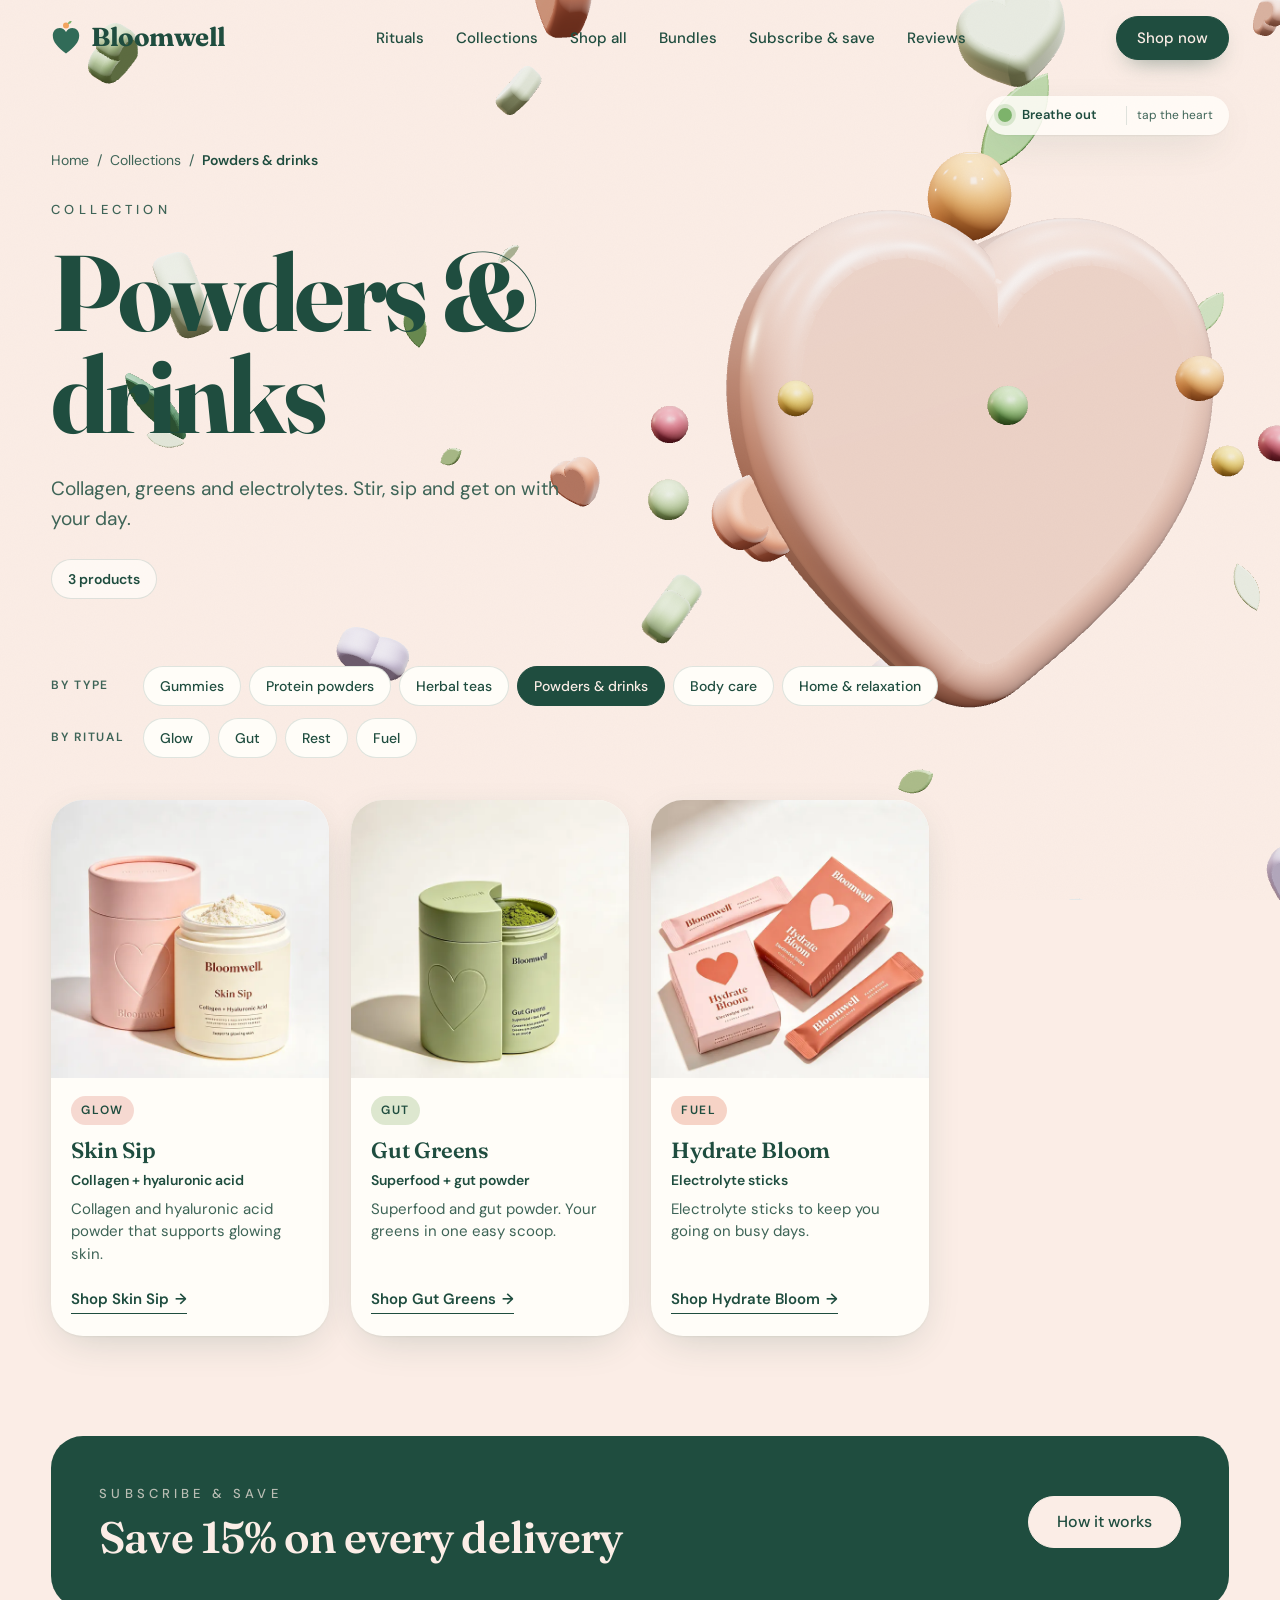
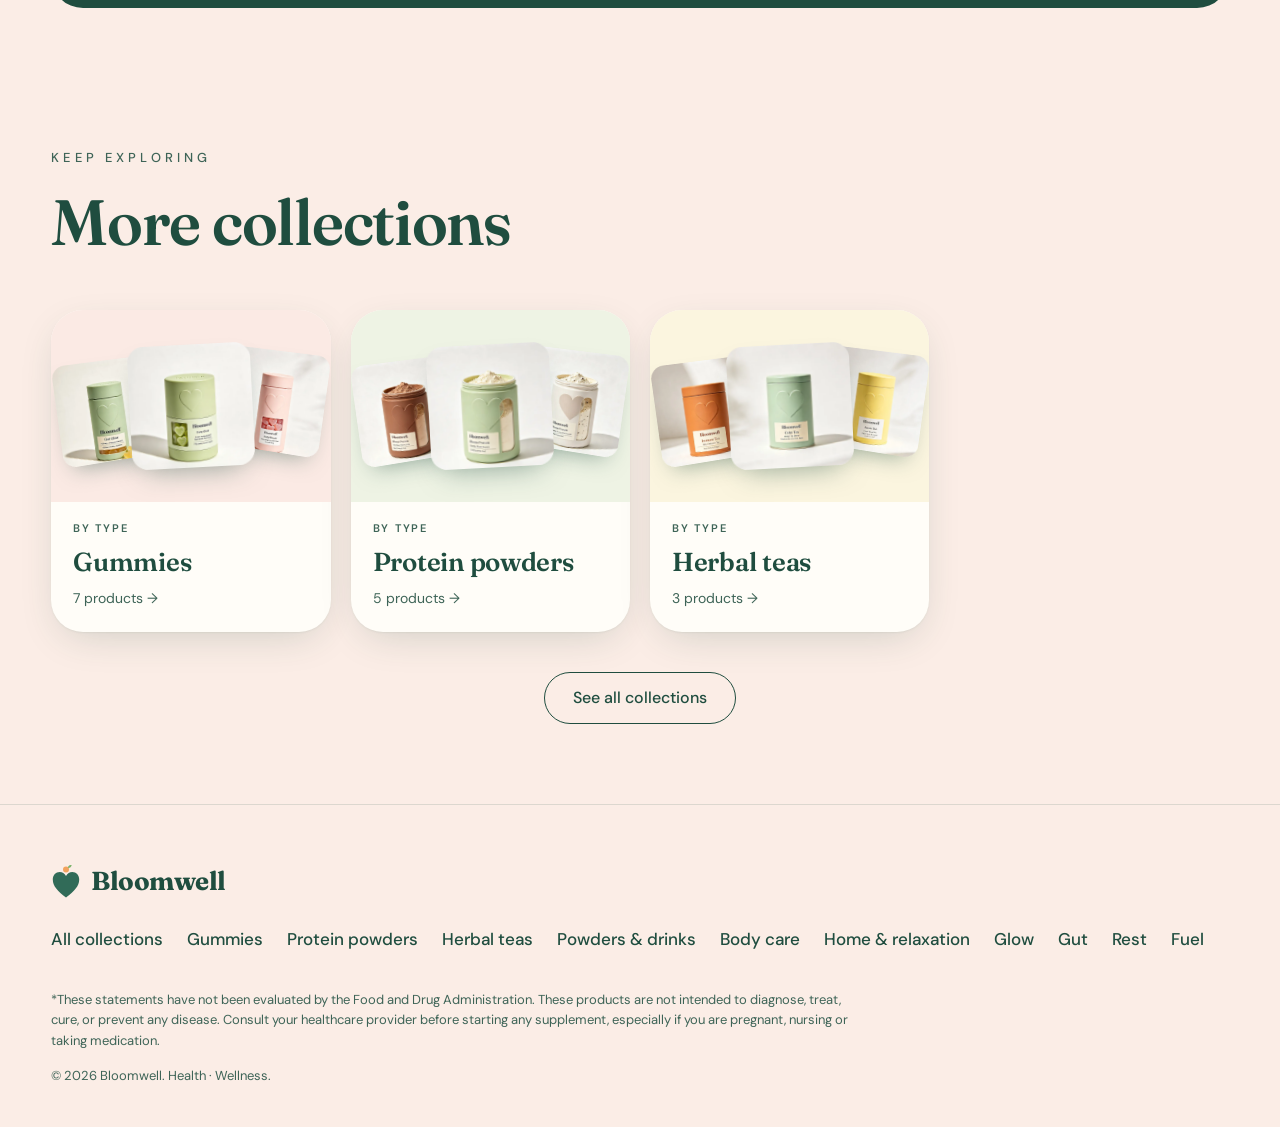
<file: collections/powders.html>
<!doctype html>
<html lang="en" style="--bg:#FBEDE6">
<head>
  <meta charset="utf-8">
  <meta name="viewport" content="width=device-width, initial-scale=1">
  <title>Powders &amp; drinks — Bloomwell</title>
  <meta name="description" content="Collagen, greens and electrolytes. Stir, sip and get on with your day.">
  <meta name="theme-color" content="#FBEDE6">
  <link rel="icon" href="../assets/img/favicon.svg" type="image/svg+xml">
  <link rel="preconnect" href="https://fonts.googleapis.com">
  <link rel="preconnect" href="https://fonts.gstatic.com" crossorigin>
  <link href="https://fonts.googleapis.com/css2?family=DM+Sans:opsz,wght@9..40,400;9..40,500;9..40,600&family=Fraunces:opsz,wght@9..144,500;9..144,600;9..144,700&display=swap" rel="stylesheet">
  <link rel="stylesheet" href="../css/styles.css">
  <link rel="stylesheet" href="../css/collections.css">
  <script type="importmap">
    { "imports": { "three": "../assets/vendor/three.module.min.js" } }
  </script>
</head>
<body data-accent="#F0AE9C">
  <a class="skip-link" href="#main">Skip to content</a>
  <canvas id="stage" aria-hidden="true"></canvas>
  <div class="grain" aria-hidden="true"></div>

  <header class="site-header">
    <a class="brand" href="../index.html" aria-label="Bloomwell home">
        <svg class="brand-mark" viewBox="0 0 100 112" aria-hidden="true">
          <path d="M50 108C22 87 6 70 6 48 6 33 16 23 29 23c9 0 16 5 21 13 5-8 12-13 21-13 13 0 23 10 23 25 0 22-16 39-44 60Z" fill="#316B58"/>
          <circle cx="50" cy="14" r="10" fill="#F2A35E"/>
          <path d="M57 6c1-5 6-7 12-7-1 6-5 10-12 11Z" fill="#7DB36B"/>
        </svg>
      <span class="brand-word">Bloomwell</span>
    </a>
    <button class="menu-toggle" type="button" aria-expanded="false" aria-controls="primary-nav" aria-label="Open menu">
      <span></span><span></span>
    </button>
    <nav class="nav" id="primary-nav" aria-label="Primary">
      <a href="../index.html#rituals">Rituals</a>
      <a href="index.html">Collections</a>
      <a href="../index.html#shop-all">Shop all</a>
      <a href="../index.html#bundles">Bundles</a>
      <a href="../index.html#subscribe">Subscribe &amp; save</a>
      <a href="../index.html#reviews">Reviews</a>
    </nav>
    <a class="btn btn-small" href="../index.html#shop">Shop now</a>
  </header>

  <main id="main">
    <section class="c-hero" aria-labelledby="c-title">
      <div class="c-hero-copy">
        <nav class="crumbs" aria-label="Breadcrumb">
          <a href="../index.html">Home</a><span aria-hidden="true">/</span><a href="index.html">Collections</a><span aria-hidden="true">/</span><span aria-current="page">Powders &amp; drinks</span>
        </nav>
        <p class="eyebrow">Collection</p>
        <h1 id="c-title" class="display c-title"><span class="line"><span>Powders &amp; drinks</span></span></h1>
        <p class="lede">Collagen, greens and electrolytes. Stir, sip and get on with your day.</p>
        <p class="c-count">3 products</p>
      </div>
    </section>

    <section class="c-products" aria-label="Powders & drinks products">
      <div class="c-switch" aria-label="Browse collections">
          <div class="c-switch-row"><span class="c-switch-label">By type</span><a class="c-chip" href="gummies.html">Gummies</a><a class="c-chip" href="protein.html">Protein powders</a><a class="c-chip" href="teas.html">Herbal teas</a><a class="c-chip" href="powders.html" aria-current="page">Powders &amp; drinks</a><a class="c-chip" href="body.html">Body care</a><a class="c-chip" href="home.html">Home &amp; relaxation</a></div>
          <div class="c-switch-row"><span class="c-switch-label">By ritual</span><a class="c-chip" href="glow.html">Glow</a><a class="c-chip" href="gut.html">Gut</a><a class="c-chip" href="rest.html">Rest</a><a class="c-chip" href="fuel.html">Fuel</a></div>
      </div>
      <ul class="c-grid" role="list">
          <li class="p-card" style="--tint:#F6D9D1">
            <div class="p-inner">
              <div class="p-media"><img src="../assets/img/products/skin-sip-sm.webp" alt="Skin Sip" width="600" height="600" loading="lazy"></div>
              <div class="p-body">
                <a class="tag tag-link" href="glow.html">Glow</a>
                <h2>Skin Sip</h2>
                <p class="p-short">Collagen + hyaluronic acid</p>
                <p class="p-desc">Collagen and hyaluronic acid powder that supports glowing skin.</p>
                <a class="card-link" href="../index.html#shop">Shop Skin Sip</a>
              </div>
            </div>
          </li>
          <li class="p-card" style="--tint:#DDE7CF">
            <div class="p-inner">
              <div class="p-media"><img src="../assets/img/products/gut-greens-sm.webp" alt="Gut Greens" width="600" height="600" loading="lazy"></div>
              <div class="p-body">
                <a class="tag tag-link" href="gut.html">Gut</a>
                <h2>Gut Greens</h2>
                <p class="p-short">Superfood + gut powder</p>
                <p class="p-desc">Superfood and gut powder. Your greens in one easy scoop.</p>
                <a class="card-link" href="../index.html#shop">Shop Gut Greens</a>
              </div>
            </div>
          </li>
          <li class="p-card" style="--tint:#F6D3C6">
            <div class="p-inner">
              <div class="p-media"><img src="../assets/img/products/hydrate-bloom-sm.webp" alt="Hydrate Bloom" width="600" height="600" loading="lazy"></div>
              <div class="p-body">
                <a class="tag tag-link" href="fuel.html">Fuel</a>
                <h2>Hydrate Bloom</h2>
                <p class="p-short">Electrolyte sticks</p>
                <p class="p-desc">Electrolyte sticks to keep you going on busy days.</p>
                <a class="card-link" href="../index.html#shop">Shop Hydrate Bloom</a>
              </div>
            </div>
          </li>
      </ul>
    </section>

    <section class="c-sub" aria-labelledby="c-sub-title">
      <div class="c-sub-inner">
        <div>
          <p class="eyebrow">Subscribe &amp; save</p>
          <h2 id="c-sub-title" class="h2">Save 15% on every delivery</h2>
        </div>
        <a class="btn btn-light" href="../index.html#subscribe">How it works</a>
      </div>
    </section>

    <section class="c-more" aria-labelledby="c-more-title">
      <div class="section-head">
        <p class="eyebrow">Keep exploring</p>
        <h2 id="c-more-title" class="h2">More collections</h2>
      </div>
      <ul class="c-tiles" role="list">
          <li class="c-tile" style="--tint:#FBEAE4;--accent:#E8937A">
            <a href="gummies.html">
              <div class="tile-stack" aria-hidden="true"><img src="../assets/img/products/daily-glow-sm.webp" alt="" width="600" height="600" loading="lazy"><img src="../assets/img/products/gut-glow-sm.webp" alt="" width="600" height="600" loading="lazy"><img src="../assets/img/products/belly-bloom-sm.webp" alt="" width="600" height="600" loading="lazy"></div>
              <div class="tile-body">
                <span class="tile-group">By type</span>
                <h3>Gummies</h3>
                <span class="tile-count">7 products</span>
              </div>
            </a>
          </li>
          <li class="c-tile" style="--tint:#EEF3E4;--accent:#A6C78B">
            <a href="protein.html">
              <div class="tile-stack" aria-hidden="true"><img src="../assets/img/products/bloom-protein-sm.webp" alt="" width="600" height="600" loading="lazy"><img src="../assets/img/products/protein-chocolate-sm.webp" alt="" width="600" height="600" loading="lazy"><img src="../assets/img/products/protein-cookies-sm.webp" alt="" width="600" height="600" loading="lazy"></div>
              <div class="tile-body">
                <span class="tile-group">By type</span>
                <h3>Protein powders</h3>
                <span class="tile-count">5 products</span>
              </div>
            </a>
          </li>
          <li class="c-tile" style="--tint:#FBF5DF;--accent:#E2B54A">
            <a href="teas.html">
              <div class="tile-stack" aria-hidden="true"><img src="../assets/img/products/calm-tea-sm.webp" alt="" width="600" height="600" loading="lazy"><img src="../assets/img/products/immune-tea-sm.webp" alt="" width="600" height="600" loading="lazy"><img src="../assets/img/products/focus-tea-sm.webp" alt="" width="600" height="600" loading="lazy"></div>
              <div class="tile-body">
                <span class="tile-group">By type</span>
                <h3>Herbal teas</h3>
                <span class="tile-count">3 products</span>
              </div>
            </a>
          </li>
      </ul>
      <p class="c-all"><a class="btn btn-ghost" href="index.html">See all collections</a></p>
    </section>
  </main>

  <footer class="site-footer">
    <div class="footer-top">
      <a class="brand brand-footer" href="../index.html" aria-label="Bloomwell home">
        <svg class="brand-mark" viewBox="0 0 100 112" aria-hidden="true">
          <path d="M50 108C22 87 6 70 6 48 6 33 16 23 29 23c9 0 16 5 21 13 5-8 12-13 21-13 13 0 23 10 23 25 0 22-16 39-44 60Z" fill="#316B58"/>
          <circle cx="50" cy="14" r="10" fill="#F2A35E"/>
          <path d="M57 6c1-5 6-7 12-7-1 6-5 10-12 11Z" fill="#7DB36B"/>
        </svg>
        <span class="brand-word">Bloomwell</span>
      </a>
      <nav class="footer-nav" aria-label="Collections">
        <a href="index.html">All collections</a>
        <a href="gummies.html">Gummies</a>
        <a href="protein.html">Protein powders</a>
        <a href="teas.html">Herbal teas</a>
        <a href="powders.html">Powders &amp; drinks</a>
        <a href="body.html">Body care</a>
        <a href="home.html">Home &amp; relaxation</a>
        <a href="glow.html">Glow</a>
        <a href="gut.html">Gut</a>
        <a href="rest.html">Rest</a>
        <a href="fuel.html">Fuel</a>
      </nav>
    </div>
    <p class="disclaimer">*These statements have not been evaluated by the Food and Drug Administration. These products are not intended to diagnose, treat, cure, or prevent any disease. Consult your healthcare provider before starting any supplement, especially if you are pregnant, nursing or taking medication.</p>
    <p class="copyright">© <span id="year">2026</span> Bloomwell. Health · Wellness.</p>
  </footer>

  <script src="../assets/vendor/gsap.min.js"></script>
  <script src="../assets/vendor/ScrollTrigger.min.js"></script>
  <script src="../assets/vendor/lenis.min.js"></script>
  <script type="module" src="../js/collection.js"></script>
</body>
</html>
</file>
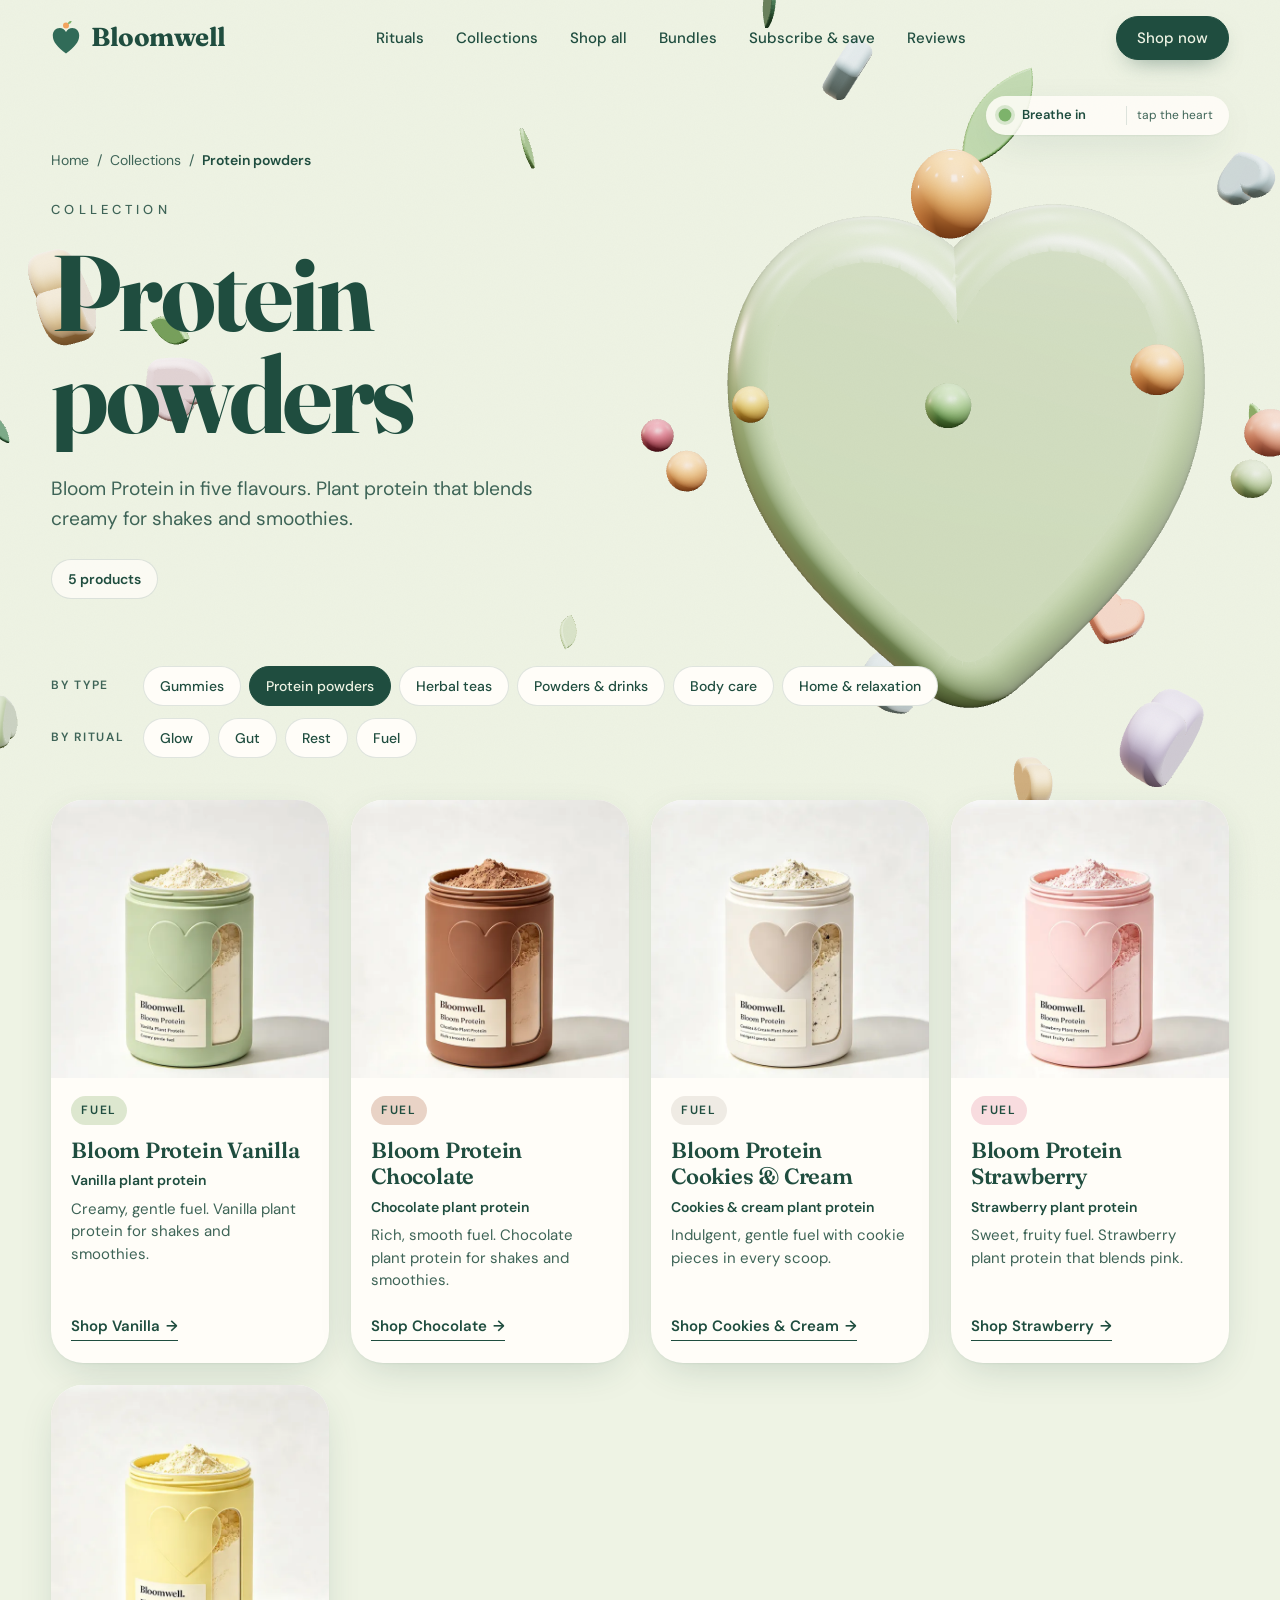
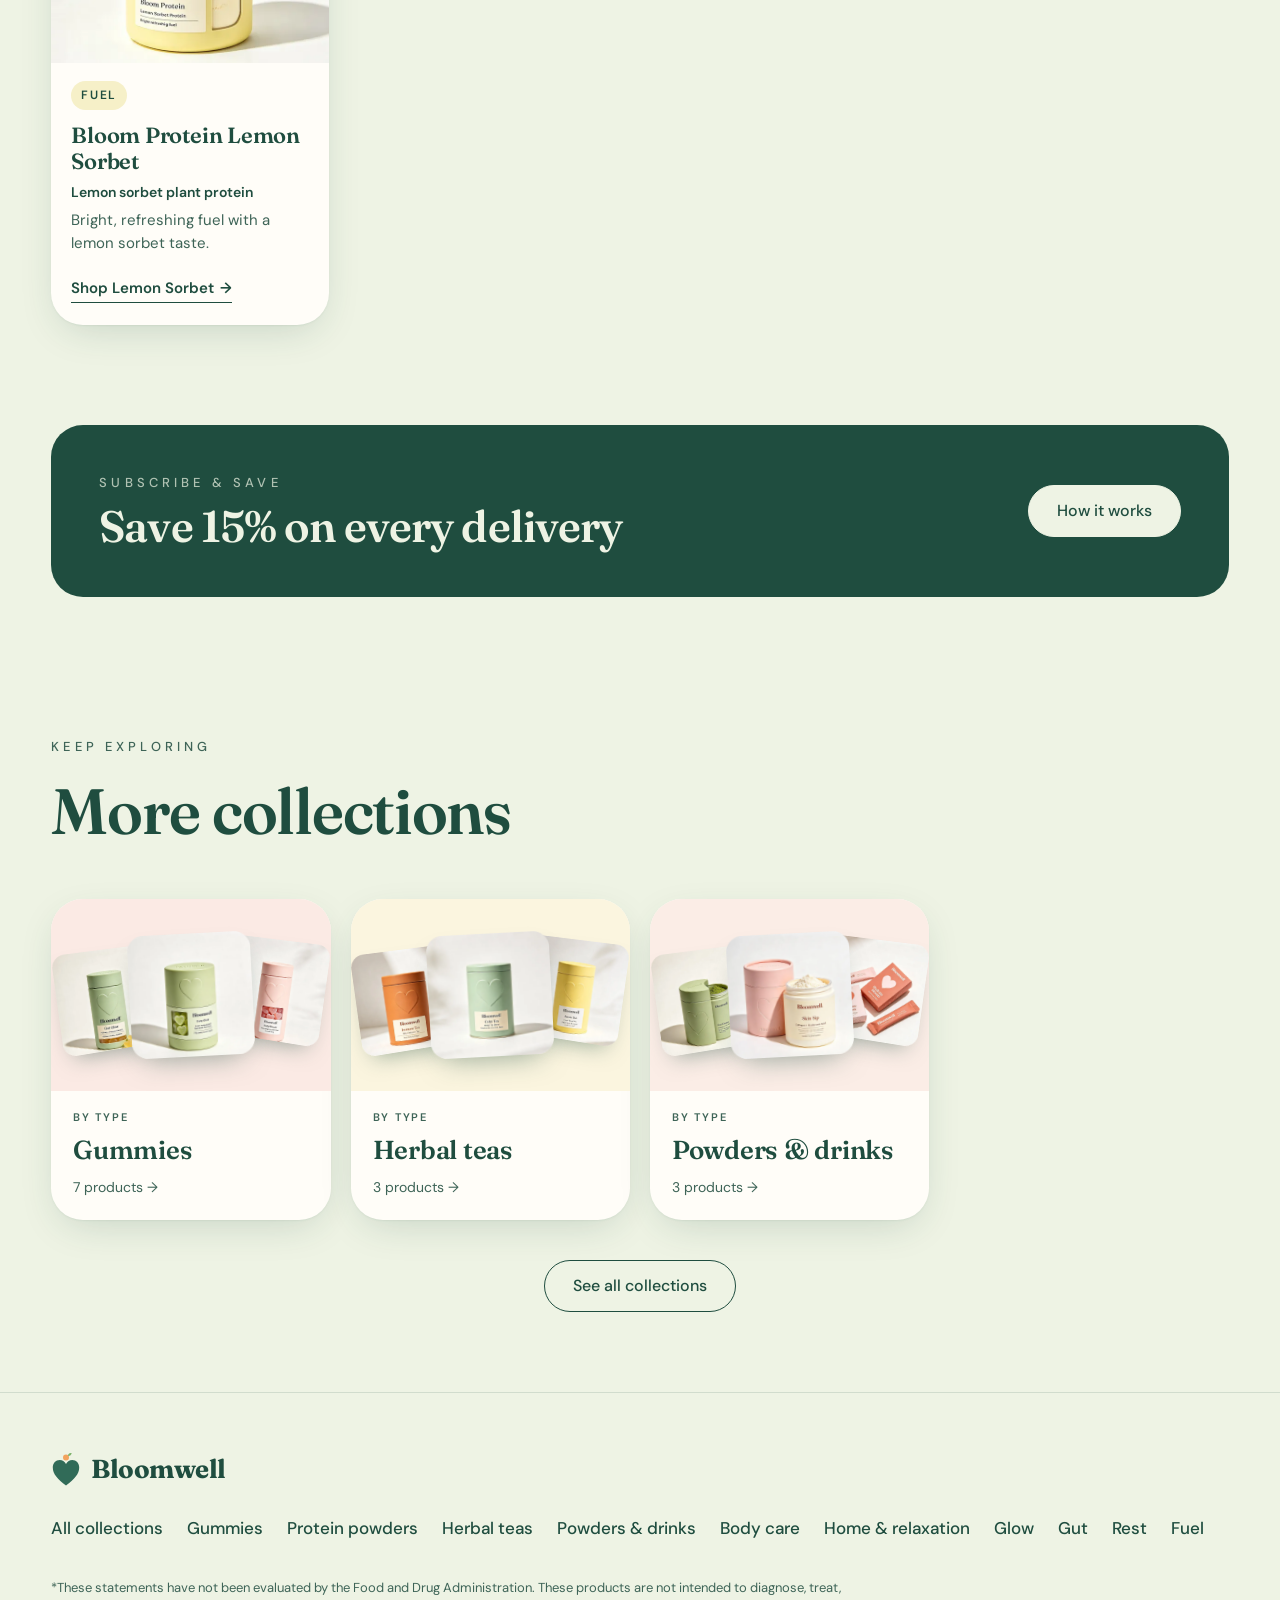
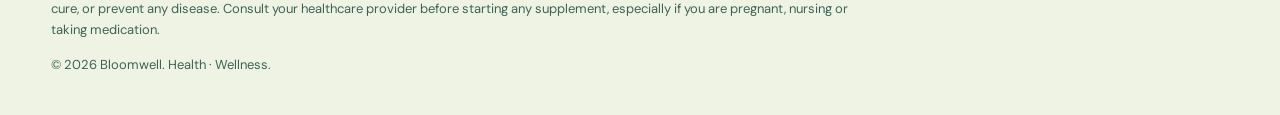
<file: collections/protein.html>
<!doctype html>
<html lang="en" style="--bg:#EEF3E4">
<head>
  <meta charset="utf-8">
  <meta name="viewport" content="width=device-width, initial-scale=1">
  <title>Protein powders — Bloomwell</title>
  <meta name="description" content="Bloom Protein in five flavours. Plant protein that blends creamy for shakes and smoothies.">
  <meta name="theme-color" content="#EEF3E4">
  <link rel="icon" href="../assets/img/favicon.svg" type="image/svg+xml">
  <link rel="preconnect" href="https://fonts.googleapis.com">
  <link rel="preconnect" href="https://fonts.gstatic.com" crossorigin>
  <link href="https://fonts.googleapis.com/css2?family=DM+Sans:opsz,wght@9..40,400;9..40,500;9..40,600&family=Fraunces:opsz,wght@9..144,500;9..144,600;9..144,700&display=swap" rel="stylesheet">
  <link rel="stylesheet" href="../css/styles.css">
  <link rel="stylesheet" href="../css/collections.css">
  <script type="importmap">
    { "imports": { "three": "../assets/vendor/three.module.min.js" } }
  </script>
</head>
<body data-accent="#A6C78B">
  <a class="skip-link" href="#main">Skip to content</a>
  <canvas id="stage" aria-hidden="true"></canvas>
  <div class="grain" aria-hidden="true"></div>

  <header class="site-header">
    <a class="brand" href="../index.html" aria-label="Bloomwell home">
        <svg class="brand-mark" viewBox="0 0 100 112" aria-hidden="true">
          <path d="M50 108C22 87 6 70 6 48 6 33 16 23 29 23c9 0 16 5 21 13 5-8 12-13 21-13 13 0 23 10 23 25 0 22-16 39-44 60Z" fill="#316B58"/>
          <circle cx="50" cy="14" r="10" fill="#F2A35E"/>
          <path d="M57 6c1-5 6-7 12-7-1 6-5 10-12 11Z" fill="#7DB36B"/>
        </svg>
      <span class="brand-word">Bloomwell</span>
    </a>
    <button class="menu-toggle" type="button" aria-expanded="false" aria-controls="primary-nav" aria-label="Open menu">
      <span></span><span></span>
    </button>
    <nav class="nav" id="primary-nav" aria-label="Primary">
      <a href="../index.html#rituals">Rituals</a>
      <a href="index.html">Collections</a>
      <a href="../index.html#shop-all">Shop all</a>
      <a href="../index.html#bundles">Bundles</a>
      <a href="../index.html#subscribe">Subscribe &amp; save</a>
      <a href="../index.html#reviews">Reviews</a>
    </nav>
    <a class="btn btn-small" href="../index.html#shop">Shop now</a>
  </header>

  <main id="main">
    <section class="c-hero" aria-labelledby="c-title">
      <div class="c-hero-copy">
        <nav class="crumbs" aria-label="Breadcrumb">
          <a href="../index.html">Home</a><span aria-hidden="true">/</span><a href="index.html">Collections</a><span aria-hidden="true">/</span><span aria-current="page">Protein powders</span>
        </nav>
        <p class="eyebrow">Collection</p>
        <h1 id="c-title" class="display c-title"><span class="line"><span>Protein powders</span></span></h1>
        <p class="lede">Bloom Protein in five flavours. Plant protein that blends creamy for shakes and smoothies.</p>
        <p class="c-count">5 products</p>
      </div>
    </section>

    <section class="c-products" aria-label="Protein powders products">
      <div class="c-switch" aria-label="Browse collections">
          <div class="c-switch-row"><span class="c-switch-label">By type</span><a class="c-chip" href="gummies.html">Gummies</a><a class="c-chip" href="protein.html" aria-current="page">Protein powders</a><a class="c-chip" href="teas.html">Herbal teas</a><a class="c-chip" href="powders.html">Powders &amp; drinks</a><a class="c-chip" href="body.html">Body care</a><a class="c-chip" href="home.html">Home &amp; relaxation</a></div>
          <div class="c-switch-row"><span class="c-switch-label">By ritual</span><a class="c-chip" href="glow.html">Glow</a><a class="c-chip" href="gut.html">Gut</a><a class="c-chip" href="rest.html">Rest</a><a class="c-chip" href="fuel.html">Fuel</a></div>
      </div>
      <ul class="c-grid" role="list">
          <li class="p-card" style="--tint:#DDE7CF">
            <div class="p-inner">
              <div class="p-media"><img src="../assets/img/products/bloom-protein-sm.webp" alt="Bloom Protein Vanilla" width="600" height="600" loading="lazy"></div>
              <div class="p-body">
                <a class="tag tag-link" href="fuel.html">Fuel</a>
                <h2>Bloom Protein Vanilla</h2>
                <p class="p-short">Vanilla plant protein</p>
                <p class="p-desc">Creamy, gentle fuel. Vanilla plant protein for shakes and smoothies.</p>
                <a class="card-link" href="../index.html#shop">Shop Vanilla</a>
              </div>
            </div>
          </li>
          <li class="p-card" style="--tint:#E9D3C6">
            <div class="p-inner">
              <div class="p-media"><img src="../assets/img/products/protein-chocolate-sm.webp" alt="Bloom Protein Chocolate" width="600" height="600" loading="lazy"></div>
              <div class="p-body">
                <a class="tag tag-link" href="fuel.html">Fuel</a>
                <h2>Bloom Protein Chocolate</h2>
                <p class="p-short">Chocolate plant protein</p>
                <p class="p-desc">Rich, smooth fuel. Chocolate plant protein for shakes and smoothies.</p>
                <a class="card-link" href="../index.html#shop">Shop Chocolate</a>
              </div>
            </div>
          </li>
          <li class="p-card" style="--tint:#EFEBE4">
            <div class="p-inner">
              <div class="p-media"><img src="../assets/img/products/protein-cookies-sm.webp" alt="Bloom Protein Cookies &amp; Cream" width="600" height="600" loading="lazy"></div>
              <div class="p-body">
                <a class="tag tag-link" href="fuel.html">Fuel</a>
                <h2>Bloom Protein Cookies &amp; Cream</h2>
                <p class="p-short">Cookies &amp; cream plant protein</p>
                <p class="p-desc">Indulgent, gentle fuel with cookie pieces in every scoop.</p>
                <a class="card-link" href="../index.html#shop">Shop Cookies &amp; Cream</a>
              </div>
            </div>
          </li>
          <li class="p-card" style="--tint:#F8DCDF">
            <div class="p-inner">
              <div class="p-media"><img src="../assets/img/products/protein-strawberry-sm.webp" alt="Bloom Protein Strawberry" width="600" height="600" loading="lazy"></div>
              <div class="p-body">
                <a class="tag tag-link" href="fuel.html">Fuel</a>
                <h2>Bloom Protein Strawberry</h2>
                <p class="p-short">Strawberry plant protein</p>
                <p class="p-desc">Sweet, fruity fuel. Strawberry plant protein that blends pink.</p>
                <a class="card-link" href="../index.html#shop">Shop Strawberry</a>
              </div>
            </div>
          </li>
          <li class="p-card" style="--tint:#F6F0C8">
            <div class="p-inner">
              <div class="p-media"><img src="../assets/img/products/protein-lemon-sm.webp" alt="Bloom Protein Lemon Sorbet" width="600" height="600" loading="lazy"></div>
              <div class="p-body">
                <a class="tag tag-link" href="fuel.html">Fuel</a>
                <h2>Bloom Protein Lemon Sorbet</h2>
                <p class="p-short">Lemon sorbet plant protein</p>
                <p class="p-desc">Bright, refreshing fuel with a lemon sorbet taste.</p>
                <a class="card-link" href="../index.html#shop">Shop Lemon Sorbet</a>
              </div>
            </div>
          </li>
      </ul>
    </section>

    <section class="c-sub" aria-labelledby="c-sub-title">
      <div class="c-sub-inner">
        <div>
          <p class="eyebrow">Subscribe &amp; save</p>
          <h2 id="c-sub-title" class="h2">Save 15% on every delivery</h2>
        </div>
        <a class="btn btn-light" href="../index.html#subscribe">How it works</a>
      </div>
    </section>

    <section class="c-more" aria-labelledby="c-more-title">
      <div class="section-head">
        <p class="eyebrow">Keep exploring</p>
        <h2 id="c-more-title" class="h2">More collections</h2>
      </div>
      <ul class="c-tiles" role="list">
          <li class="c-tile" style="--tint:#FBEAE4;--accent:#E8937A">
            <a href="gummies.html">
              <div class="tile-stack" aria-hidden="true"><img src="../assets/img/products/daily-glow-sm.webp" alt="" width="600" height="600" loading="lazy"><img src="../assets/img/products/gut-glow-sm.webp" alt="" width="600" height="600" loading="lazy"><img src="../assets/img/products/belly-bloom-sm.webp" alt="" width="600" height="600" loading="lazy"></div>
              <div class="tile-body">
                <span class="tile-group">By type</span>
                <h3>Gummies</h3>
                <span class="tile-count">7 products</span>
              </div>
            </a>
          </li>
          <li class="c-tile" style="--tint:#FBF5DF;--accent:#E2B54A">
            <a href="teas.html">
              <div class="tile-stack" aria-hidden="true"><img src="../assets/img/products/calm-tea-sm.webp" alt="" width="600" height="600" loading="lazy"><img src="../assets/img/products/immune-tea-sm.webp" alt="" width="600" height="600" loading="lazy"><img src="../assets/img/products/focus-tea-sm.webp" alt="" width="600" height="600" loading="lazy"></div>
              <div class="tile-body">
                <span class="tile-group">By type</span>
                <h3>Herbal teas</h3>
                <span class="tile-count">3 products</span>
              </div>
            </a>
          </li>
          <li class="c-tile" style="--tint:#FBEDE6;--accent:#F0AE9C">
            <a href="powders.html">
              <div class="tile-stack" aria-hidden="true"><img src="../assets/img/products/skin-sip-sm.webp" alt="" width="600" height="600" loading="lazy"><img src="../assets/img/products/gut-greens-sm.webp" alt="" width="600" height="600" loading="lazy"><img src="../assets/img/products/hydrate-bloom-sm.webp" alt="" width="600" height="600" loading="lazy"></div>
              <div class="tile-body">
                <span class="tile-group">By type</span>
                <h3>Powders &amp; drinks</h3>
                <span class="tile-count">3 products</span>
              </div>
            </a>
          </li>
      </ul>
      <p class="c-all"><a class="btn btn-ghost" href="index.html">See all collections</a></p>
    </section>
  </main>

  <footer class="site-footer">
    <div class="footer-top">
      <a class="brand brand-footer" href="../index.html" aria-label="Bloomwell home">
        <svg class="brand-mark" viewBox="0 0 100 112" aria-hidden="true">
          <path d="M50 108C22 87 6 70 6 48 6 33 16 23 29 23c9 0 16 5 21 13 5-8 12-13 21-13 13 0 23 10 23 25 0 22-16 39-44 60Z" fill="#316B58"/>
          <circle cx="50" cy="14" r="10" fill="#F2A35E"/>
          <path d="M57 6c1-5 6-7 12-7-1 6-5 10-12 11Z" fill="#7DB36B"/>
        </svg>
        <span class="brand-word">Bloomwell</span>
      </a>
      <nav class="footer-nav" aria-label="Collections">
        <a href="index.html">All collections</a>
        <a href="gummies.html">Gummies</a>
        <a href="protein.html">Protein powders</a>
        <a href="teas.html">Herbal teas</a>
        <a href="powders.html">Powders &amp; drinks</a>
        <a href="body.html">Body care</a>
        <a href="home.html">Home &amp; relaxation</a>
        <a href="glow.html">Glow</a>
        <a href="gut.html">Gut</a>
        <a href="rest.html">Rest</a>
        <a href="fuel.html">Fuel</a>
      </nav>
    </div>
    <p class="disclaimer">*These statements have not been evaluated by the Food and Drug Administration. These products are not intended to diagnose, treat, cure, or prevent any disease. Consult your healthcare provider before starting any supplement, especially if you are pregnant, nursing or taking medication.</p>
    <p class="copyright">© <span id="year">2026</span> Bloomwell. Health · Wellness.</p>
  </footer>

  <script src="../assets/vendor/gsap.min.js"></script>
  <script src="../assets/vendor/ScrollTrigger.min.js"></script>
  <script src="../assets/vendor/lenis.min.js"></script>
  <script type="module" src="../js/collection.js"></script>
</body>
</html>
</file>
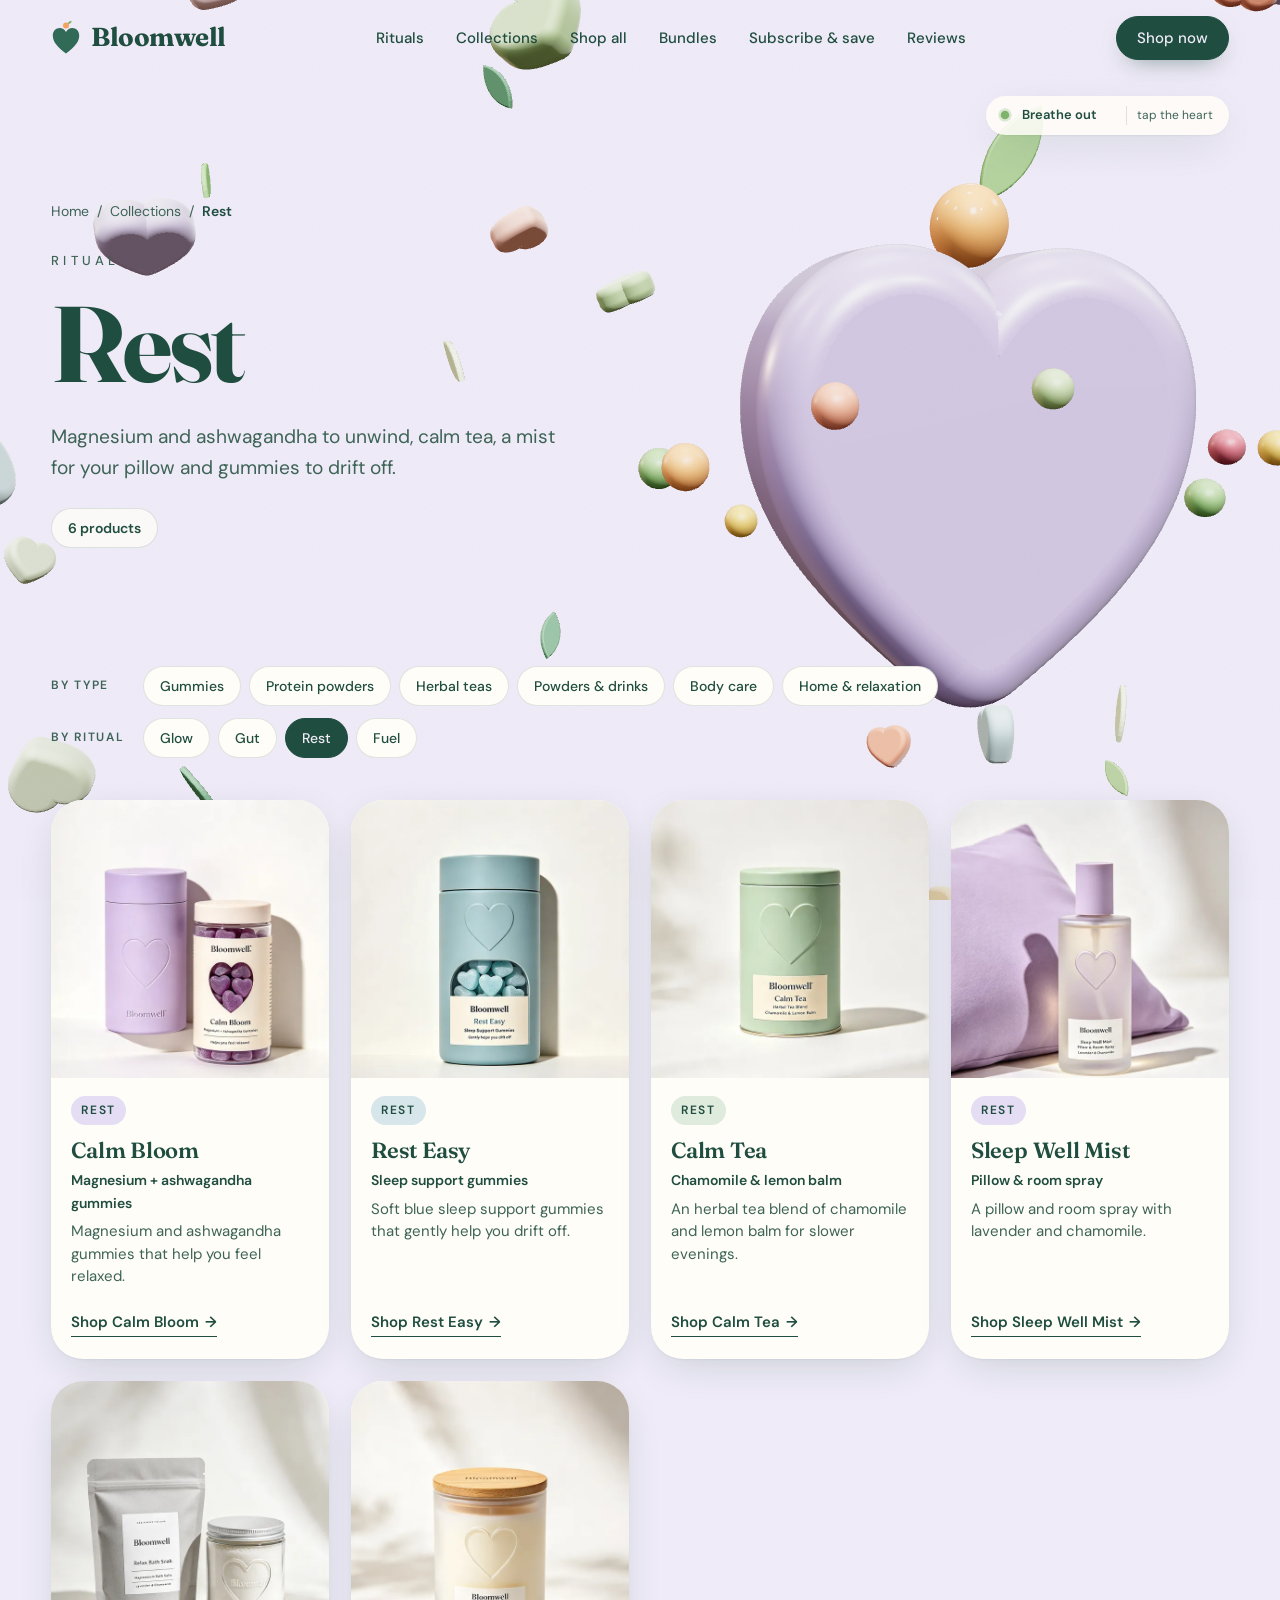
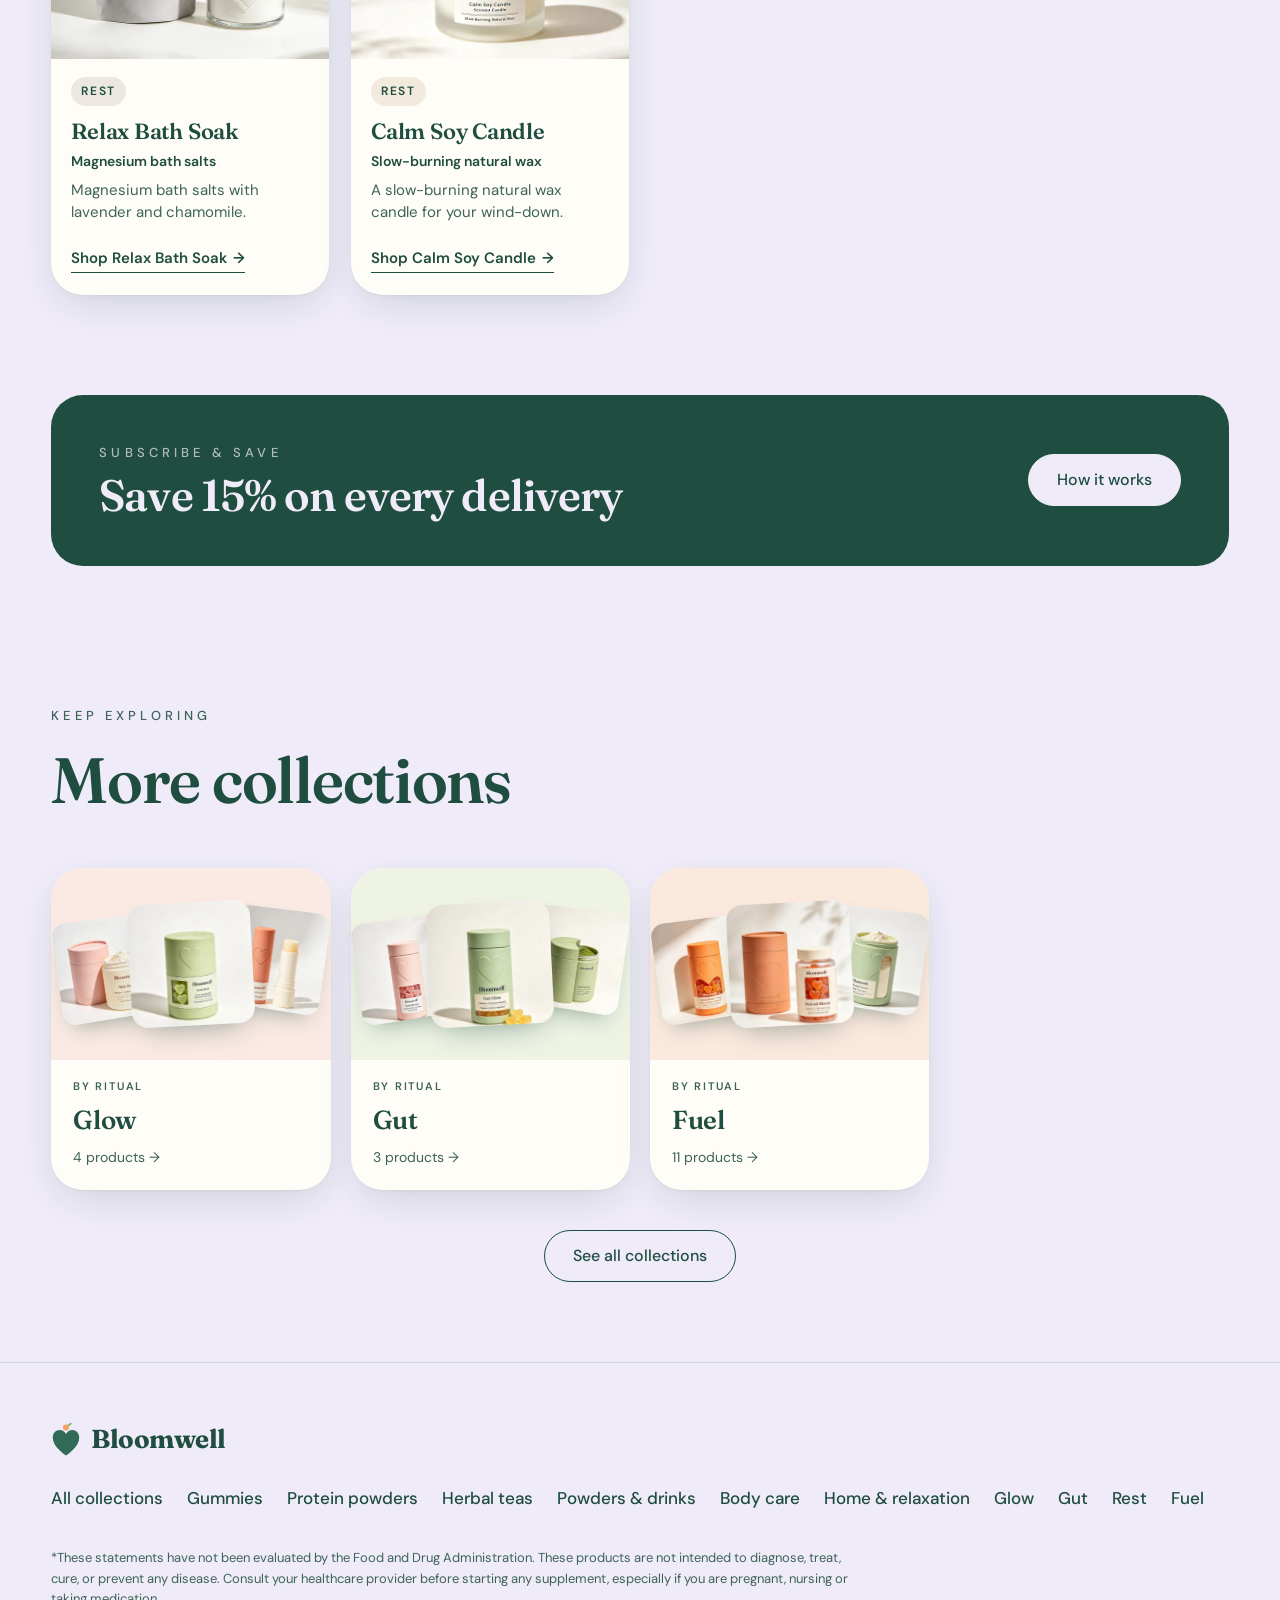
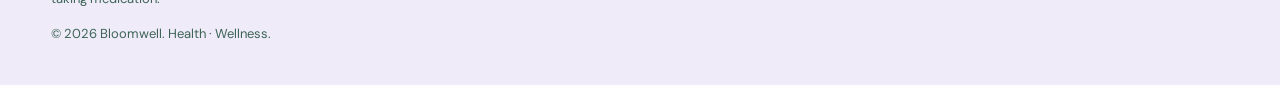
<file: collections/rest.html>
<!doctype html>
<html lang="en" style="--bg:#EFEBF8">
<head>
  <meta charset="utf-8">
  <meta name="viewport" content="width=device-width, initial-scale=1">
  <title>Rest — Bloomwell</title>
  <meta name="description" content="Magnesium and ashwagandha to unwind, calm tea, a mist for your pillow and gummies to drift off.">
  <meta name="theme-color" content="#EFEBF8">
  <link rel="icon" href="../assets/img/favicon.svg" type="image/svg+xml">
  <link rel="preconnect" href="https://fonts.googleapis.com">
  <link rel="preconnect" href="https://fonts.gstatic.com" crossorigin>
  <link href="https://fonts.googleapis.com/css2?family=DM+Sans:opsz,wght@9..40,400;9..40,500;9..40,600&family=Fraunces:opsz,wght@9..144,500;9..144,600;9..144,700&display=swap" rel="stylesheet">
  <link rel="stylesheet" href="../css/styles.css">
  <link rel="stylesheet" href="../css/collections.css">
  <script type="importmap">
    { "imports": { "three": "../assets/vendor/three.module.min.js" } }
  </script>
</head>
<body data-accent="#B7A6E4">
  <a class="skip-link" href="#main">Skip to content</a>
  <canvas id="stage" aria-hidden="true"></canvas>
  <div class="grain" aria-hidden="true"></div>

  <header class="site-header">
    <a class="brand" href="../index.html" aria-label="Bloomwell home">
        <svg class="brand-mark" viewBox="0 0 100 112" aria-hidden="true">
          <path d="M50 108C22 87 6 70 6 48 6 33 16 23 29 23c9 0 16 5 21 13 5-8 12-13 21-13 13 0 23 10 23 25 0 22-16 39-44 60Z" fill="#316B58"/>
          <circle cx="50" cy="14" r="10" fill="#F2A35E"/>
          <path d="M57 6c1-5 6-7 12-7-1 6-5 10-12 11Z" fill="#7DB36B"/>
        </svg>
      <span class="brand-word">Bloomwell</span>
    </a>
    <button class="menu-toggle" type="button" aria-expanded="false" aria-controls="primary-nav" aria-label="Open menu">
      <span></span><span></span>
    </button>
    <nav class="nav" id="primary-nav" aria-label="Primary">
      <a href="../index.html#rituals">Rituals</a>
      <a href="index.html">Collections</a>
      <a href="../index.html#shop-all">Shop all</a>
      <a href="../index.html#bundles">Bundles</a>
      <a href="../index.html#subscribe">Subscribe &amp; save</a>
      <a href="../index.html#reviews">Reviews</a>
    </nav>
    <a class="btn btn-small" href="../index.html#shop">Shop now</a>
  </header>

  <main id="main">
    <section class="c-hero" aria-labelledby="c-title">
      <div class="c-hero-copy">
        <nav class="crumbs" aria-label="Breadcrumb">
          <a href="../index.html">Home</a><span aria-hidden="true">/</span><a href="index.html">Collections</a><span aria-hidden="true">/</span><span aria-current="page">Rest</span>
        </nav>
        <p class="eyebrow">Ritual</p>
        <h1 id="c-title" class="display c-title"><span class="line"><span>Rest</span></span></h1>
        <p class="lede">Magnesium and ashwagandha to unwind, calm tea, a mist for your pillow and gummies to drift off.</p>
        <p class="c-count">6 products</p>
      </div>
    </section>

    <section class="c-products" aria-label="Rest products">
      <div class="c-switch" aria-label="Browse collections">
          <div class="c-switch-row"><span class="c-switch-label">By type</span><a class="c-chip" href="gummies.html">Gummies</a><a class="c-chip" href="protein.html">Protein powders</a><a class="c-chip" href="teas.html">Herbal teas</a><a class="c-chip" href="powders.html">Powders &amp; drinks</a><a class="c-chip" href="body.html">Body care</a><a class="c-chip" href="home.html">Home &amp; relaxation</a></div>
          <div class="c-switch-row"><span class="c-switch-label">By ritual</span><a class="c-chip" href="glow.html">Glow</a><a class="c-chip" href="gut.html">Gut</a><a class="c-chip" href="rest.html" aria-current="page">Rest</a><a class="c-chip" href="fuel.html">Fuel</a></div>
      </div>
      <ul class="c-grid" role="list">
          <li class="p-card" style="--tint:#E4DDF4">
            <div class="p-inner">
              <div class="p-media"><img src="../assets/img/products/calm-bloom-sm.webp" alt="Calm Bloom" width="600" height="600" loading="lazy"></div>
              <div class="p-body">
                <a class="tag tag-link" href="rest.html">Rest</a>
                <h2>Calm Bloom</h2>
                <p class="p-short">Magnesium + ashwagandha gummies</p>
                <p class="p-desc">Magnesium and ashwagandha gummies that help you feel relaxed.</p>
                <a class="card-link" href="../index.html#shop">Shop Calm Bloom</a>
              </div>
            </div>
          </li>
          <li class="p-card" style="--tint:#D7E6EA">
            <div class="p-inner">
              <div class="p-media"><img src="../assets/img/products/rest-easy-sm.webp" alt="Rest Easy" width="600" height="600" loading="lazy"></div>
              <div class="p-body">
                <a class="tag tag-link" href="rest.html">Rest</a>
                <h2>Rest Easy</h2>
                <p class="p-short">Sleep support gummies</p>
                <p class="p-desc">Soft blue sleep support gummies that gently help you drift off.</p>
                <a class="card-link" href="../index.html#shop">Shop Rest Easy</a>
              </div>
            </div>
          </li>
          <li class="p-card" style="--tint:#DFEBDD">
            <div class="p-inner">
              <div class="p-media"><img src="../assets/img/products/calm-tea-sm.webp" alt="Calm Tea" width="600" height="600" loading="lazy"></div>
              <div class="p-body">
                <a class="tag tag-link" href="rest.html">Rest</a>
                <h2>Calm Tea</h2>
                <p class="p-short">Chamomile &amp; lemon balm</p>
                <p class="p-desc">An herbal tea blend of chamomile and lemon balm for slower evenings.</p>
                <a class="card-link" href="../index.html#shop">Shop Calm Tea</a>
              </div>
            </div>
          </li>
          <li class="p-card" style="--tint:#E4DDF4">
            <div class="p-inner">
              <div class="p-media"><img src="../assets/img/products/sleep-mist-sm.webp" alt="Sleep Well Mist" width="600" height="600" loading="lazy"></div>
              <div class="p-body">
                <a class="tag tag-link" href="rest.html">Rest</a>
                <h2>Sleep Well Mist</h2>
                <p class="p-short">Pillow &amp; room spray</p>
                <p class="p-desc">A pillow and room spray with lavender and chamomile.</p>
                <a class="card-link" href="../index.html#shop">Shop Sleep Well Mist</a>
              </div>
            </div>
          </li>
          <li class="p-card" style="--tint:#ECE8E1">
            <div class="p-inner">
              <div class="p-media"><img src="../assets/img/products/bath-soak-sm.webp" alt="Relax Bath Soak" width="600" height="600" loading="lazy"></div>
              <div class="p-body">
                <a class="tag tag-link" href="rest.html">Rest</a>
                <h2>Relax Bath Soak</h2>
                <p class="p-short">Magnesium bath salts</p>
                <p class="p-desc">Magnesium bath salts with lavender and chamomile.</p>
                <a class="card-link" href="../index.html#shop">Shop Relax Bath Soak</a>
              </div>
            </div>
          </li>
          <li class="p-card" style="--tint:#F1EADD">
            <div class="p-inner">
              <div class="p-media"><img src="../assets/img/products/calm-candle-sm.webp" alt="Calm Soy Candle" width="600" height="600" loading="lazy"></div>
              <div class="p-body">
                <a class="tag tag-link" href="rest.html">Rest</a>
                <h2>Calm Soy Candle</h2>
                <p class="p-short">Slow-burning natural wax</p>
                <p class="p-desc">A slow-burning natural wax candle for your wind-down.</p>
                <a class="card-link" href="../index.html#shop">Shop Calm Soy Candle</a>
              </div>
            </div>
          </li>
      </ul>
    </section>

    <section class="c-sub" aria-labelledby="c-sub-title">
      <div class="c-sub-inner">
        <div>
          <p class="eyebrow">Subscribe &amp; save</p>
          <h2 id="c-sub-title" class="h2">Save 15% on every delivery</h2>
        </div>
        <a class="btn btn-light" href="../index.html#subscribe">How it works</a>
      </div>
    </section>

    <section class="c-more" aria-labelledby="c-more-title">
      <div class="section-head">
        <p class="eyebrow">Keep exploring</p>
        <h2 id="c-more-title" class="h2">More collections</h2>
      </div>
      <ul class="c-tiles" role="list">
          <li class="c-tile" style="--tint:#FBEAE4;--accent:#F0AE9C">
            <a href="glow.html">
              <div class="tile-stack" aria-hidden="true"><img src="../assets/img/products/daily-glow-sm.webp" alt="" width="600" height="600" loading="lazy"><img src="../assets/img/products/skin-sip-sm.webp" alt="" width="600" height="600" loading="lazy"><img src="../assets/img/products/lip-balm-sm.webp" alt="" width="600" height="600" loading="lazy"></div>
              <div class="tile-body">
                <span class="tile-group">By ritual</span>
                <h3>Glow</h3>
                <span class="tile-count">4 products</span>
              </div>
            </a>
          </li>
          <li class="c-tile" style="--tint:#EEF3E4;--accent:#A6C78B">
            <a href="gut.html">
              <div class="tile-stack" aria-hidden="true"><img src="../assets/img/products/gut-glow-sm.webp" alt="" width="600" height="600" loading="lazy"><img src="../assets/img/products/belly-bloom-sm.webp" alt="" width="600" height="600" loading="lazy"><img src="../assets/img/products/gut-greens-sm.webp" alt="" width="600" height="600" loading="lazy"></div>
              <div class="tile-body">
                <span class="tile-group">By ritual</span>
                <h3>Gut</h3>
                <span class="tile-count">3 products</span>
              </div>
            </a>
          </li>
          <li class="c-tile" style="--tint:#FCE9DE;--accent:#E8937A">
            <a href="fuel.html">
              <div class="tile-stack" aria-hidden="true"><img src="../assets/img/products/defend-bloom-sm.webp" alt="" width="600" height="600" loading="lazy"><img src="../assets/img/products/defend-citrus-sm.webp" alt="" width="600" height="600" loading="lazy"><img src="../assets/img/products/bloom-protein-sm.webp" alt="" width="600" height="600" loading="lazy"></div>
              <div class="tile-body">
                <span class="tile-group">By ritual</span>
                <h3>Fuel</h3>
                <span class="tile-count">11 products</span>
              </div>
            </a>
          </li>
      </ul>
      <p class="c-all"><a class="btn btn-ghost" href="index.html">See all collections</a></p>
    </section>
  </main>

  <footer class="site-footer">
    <div class="footer-top">
      <a class="brand brand-footer" href="../index.html" aria-label="Bloomwell home">
        <svg class="brand-mark" viewBox="0 0 100 112" aria-hidden="true">
          <path d="M50 108C22 87 6 70 6 48 6 33 16 23 29 23c9 0 16 5 21 13 5-8 12-13 21-13 13 0 23 10 23 25 0 22-16 39-44 60Z" fill="#316B58"/>
          <circle cx="50" cy="14" r="10" fill="#F2A35E"/>
          <path d="M57 6c1-5 6-7 12-7-1 6-5 10-12 11Z" fill="#7DB36B"/>
        </svg>
        <span class="brand-word">Bloomwell</span>
      </a>
      <nav class="footer-nav" aria-label="Collections">
        <a href="index.html">All collections</a>
        <a href="gummies.html">Gummies</a>
        <a href="protein.html">Protein powders</a>
        <a href="teas.html">Herbal teas</a>
        <a href="powders.html">Powders &amp; drinks</a>
        <a href="body.html">Body care</a>
        <a href="home.html">Home &amp; relaxation</a>
        <a href="glow.html">Glow</a>
        <a href="gut.html">Gut</a>
        <a href="rest.html">Rest</a>
        <a href="fuel.html">Fuel</a>
      </nav>
    </div>
    <p class="disclaimer">*These statements have not been evaluated by the Food and Drug Administration. These products are not intended to diagnose, treat, cure, or prevent any disease. Consult your healthcare provider before starting any supplement, especially if you are pregnant, nursing or taking medication.</p>
    <p class="copyright">© <span id="year">2026</span> Bloomwell. Health · Wellness.</p>
  </footer>

  <script src="../assets/vendor/gsap.min.js"></script>
  <script src="../assets/vendor/ScrollTrigger.min.js"></script>
  <script src="../assets/vendor/lenis.min.js"></script>
  <script type="module" src="../js/collection.js"></script>
</body>
</html>
</file>
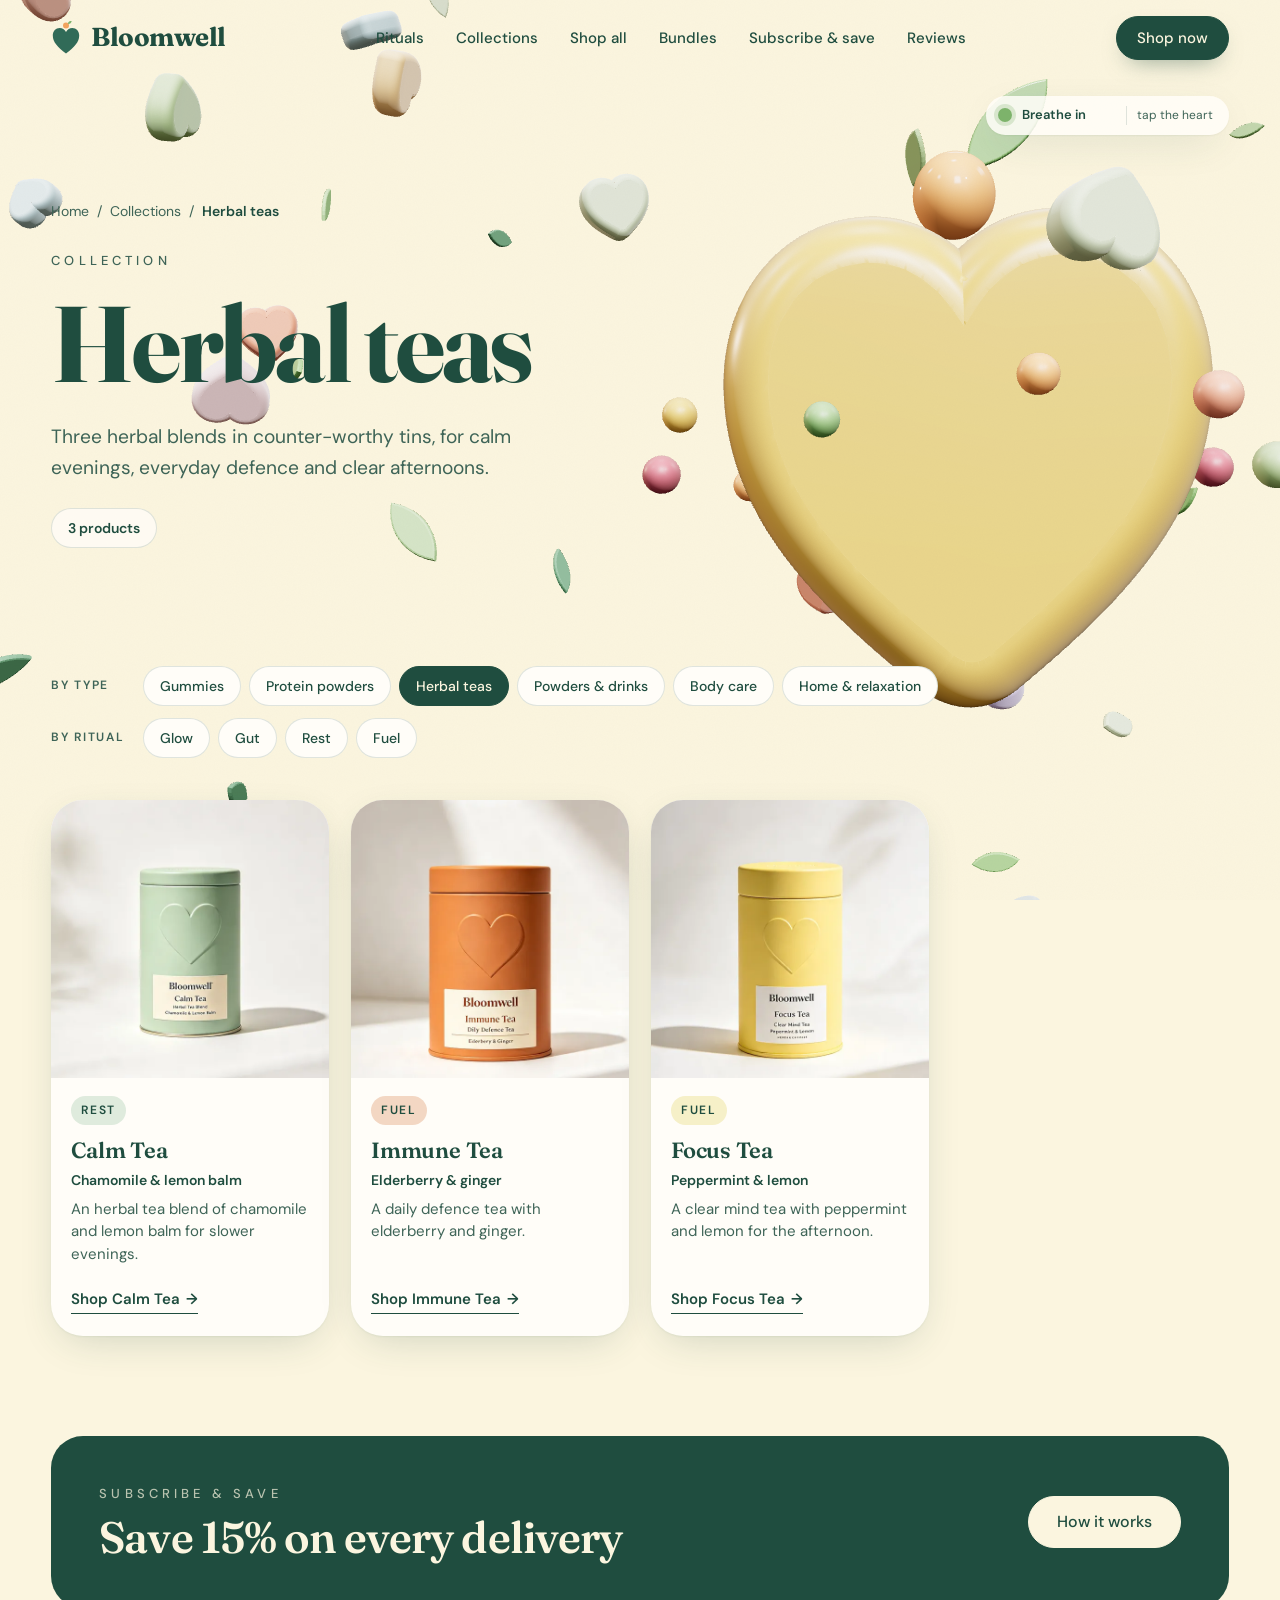
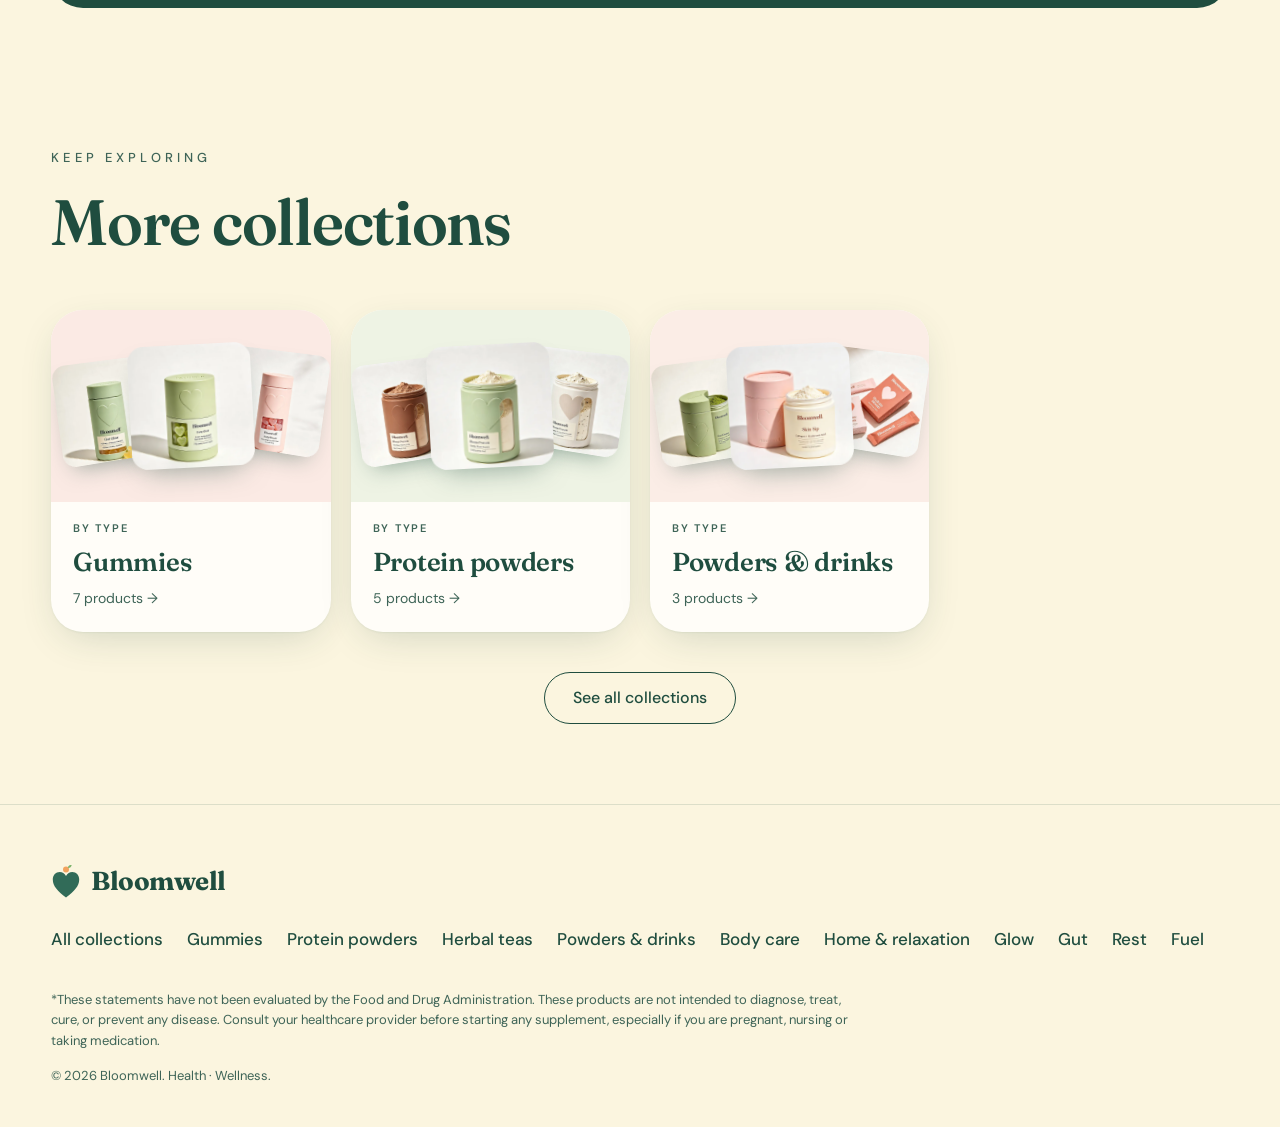
<file: collections/teas.html>
<!doctype html>
<html lang="en" style="--bg:#FBF5DF">
<head>
  <meta charset="utf-8">
  <meta name="viewport" content="width=device-width, initial-scale=1">
  <title>Herbal teas — Bloomwell</title>
  <meta name="description" content="Three herbal blends in counter-worthy tins, for calm evenings, everyday defence and clear afternoons.">
  <meta name="theme-color" content="#FBF5DF">
  <link rel="icon" href="../assets/img/favicon.svg" type="image/svg+xml">
  <link rel="preconnect" href="https://fonts.googleapis.com">
  <link rel="preconnect" href="https://fonts.gstatic.com" crossorigin>
  <link href="https://fonts.googleapis.com/css2?family=DM+Sans:opsz,wght@9..40,400;9..40,500;9..40,600&family=Fraunces:opsz,wght@9..144,500;9..144,600;9..144,700&display=swap" rel="stylesheet">
  <link rel="stylesheet" href="../css/styles.css">
  <link rel="stylesheet" href="../css/collections.css">
  <script type="importmap">
    { "imports": { "three": "../assets/vendor/three.module.min.js" } }
  </script>
</head>
<body data-accent="#E2B54A">
  <a class="skip-link" href="#main">Skip to content</a>
  <canvas id="stage" aria-hidden="true"></canvas>
  <div class="grain" aria-hidden="true"></div>

  <header class="site-header">
    <a class="brand" href="../index.html" aria-label="Bloomwell home">
        <svg class="brand-mark" viewBox="0 0 100 112" aria-hidden="true">
          <path d="M50 108C22 87 6 70 6 48 6 33 16 23 29 23c9 0 16 5 21 13 5-8 12-13 21-13 13 0 23 10 23 25 0 22-16 39-44 60Z" fill="#316B58"/>
          <circle cx="50" cy="14" r="10" fill="#F2A35E"/>
          <path d="M57 6c1-5 6-7 12-7-1 6-5 10-12 11Z" fill="#7DB36B"/>
        </svg>
      <span class="brand-word">Bloomwell</span>
    </a>
    <button class="menu-toggle" type="button" aria-expanded="false" aria-controls="primary-nav" aria-label="Open menu">
      <span></span><span></span>
    </button>
    <nav class="nav" id="primary-nav" aria-label="Primary">
      <a href="../index.html#rituals">Rituals</a>
      <a href="index.html">Collections</a>
      <a href="../index.html#shop-all">Shop all</a>
      <a href="../index.html#bundles">Bundles</a>
      <a href="../index.html#subscribe">Subscribe &amp; save</a>
      <a href="../index.html#reviews">Reviews</a>
    </nav>
    <a class="btn btn-small" href="../index.html#shop">Shop now</a>
  </header>

  <main id="main">
    <section class="c-hero" aria-labelledby="c-title">
      <div class="c-hero-copy">
        <nav class="crumbs" aria-label="Breadcrumb">
          <a href="../index.html">Home</a><span aria-hidden="true">/</span><a href="index.html">Collections</a><span aria-hidden="true">/</span><span aria-current="page">Herbal teas</span>
        </nav>
        <p class="eyebrow">Collection</p>
        <h1 id="c-title" class="display c-title"><span class="line"><span>Herbal teas</span></span></h1>
        <p class="lede">Three herbal blends in counter-worthy tins, for calm evenings, everyday defence and clear afternoons.</p>
        <p class="c-count">3 products</p>
      </div>
    </section>

    <section class="c-products" aria-label="Herbal teas products">
      <div class="c-switch" aria-label="Browse collections">
          <div class="c-switch-row"><span class="c-switch-label">By type</span><a class="c-chip" href="gummies.html">Gummies</a><a class="c-chip" href="protein.html">Protein powders</a><a class="c-chip" href="teas.html" aria-current="page">Herbal teas</a><a class="c-chip" href="powders.html">Powders &amp; drinks</a><a class="c-chip" href="body.html">Body care</a><a class="c-chip" href="home.html">Home &amp; relaxation</a></div>
          <div class="c-switch-row"><span class="c-switch-label">By ritual</span><a class="c-chip" href="glow.html">Glow</a><a class="c-chip" href="gut.html">Gut</a><a class="c-chip" href="rest.html">Rest</a><a class="c-chip" href="fuel.html">Fuel</a></div>
      </div>
      <ul class="c-grid" role="list">
          <li class="p-card" style="--tint:#DFEBDD">
            <div class="p-inner">
              <div class="p-media"><img src="../assets/img/products/calm-tea-sm.webp" alt="Calm Tea" width="600" height="600" loading="lazy"></div>
              <div class="p-body">
                <a class="tag tag-link" href="rest.html">Rest</a>
                <h2>Calm Tea</h2>
                <p class="p-short">Chamomile &amp; lemon balm</p>
                <p class="p-desc">An herbal tea blend of chamomile and lemon balm for slower evenings.</p>
                <a class="card-link" href="../index.html#shop">Shop Calm Tea</a>
              </div>
            </div>
          </li>
          <li class="p-card" style="--tint:#F3D7C3">
            <div class="p-inner">
              <div class="p-media"><img src="../assets/img/products/immune-tea-sm.webp" alt="Immune Tea" width="600" height="600" loading="lazy"></div>
              <div class="p-body">
                <a class="tag tag-link" href="fuel.html">Fuel</a>
                <h2>Immune Tea</h2>
                <p class="p-short">Elderberry &amp; ginger</p>
                <p class="p-desc">A daily defence tea with elderberry and ginger.</p>
                <a class="card-link" href="../index.html#shop">Shop Immune Tea</a>
              </div>
            </div>
          </li>
          <li class="p-card" style="--tint:#F6F0C8">
            <div class="p-inner">
              <div class="p-media"><img src="../assets/img/products/focus-tea-sm.webp" alt="Focus Tea" width="600" height="600" loading="lazy"></div>
              <div class="p-body">
                <a class="tag tag-link" href="fuel.html">Fuel</a>
                <h2>Focus Tea</h2>
                <p class="p-short">Peppermint &amp; lemon</p>
                <p class="p-desc">A clear mind tea with peppermint and lemon for the afternoon.</p>
                <a class="card-link" href="../index.html#shop">Shop Focus Tea</a>
              </div>
            </div>
          </li>
      </ul>
    </section>

    <section class="c-sub" aria-labelledby="c-sub-title">
      <div class="c-sub-inner">
        <div>
          <p class="eyebrow">Subscribe &amp; save</p>
          <h2 id="c-sub-title" class="h2">Save 15% on every delivery</h2>
        </div>
        <a class="btn btn-light" href="../index.html#subscribe">How it works</a>
      </div>
    </section>

    <section class="c-more" aria-labelledby="c-more-title">
      <div class="section-head">
        <p class="eyebrow">Keep exploring</p>
        <h2 id="c-more-title" class="h2">More collections</h2>
      </div>
      <ul class="c-tiles" role="list">
          <li class="c-tile" style="--tint:#FBEAE4;--accent:#E8937A">
            <a href="gummies.html">
              <div class="tile-stack" aria-hidden="true"><img src="../assets/img/products/daily-glow-sm.webp" alt="" width="600" height="600" loading="lazy"><img src="../assets/img/products/gut-glow-sm.webp" alt="" width="600" height="600" loading="lazy"><img src="../assets/img/products/belly-bloom-sm.webp" alt="" width="600" height="600" loading="lazy"></div>
              <div class="tile-body">
                <span class="tile-group">By type</span>
                <h3>Gummies</h3>
                <span class="tile-count">7 products</span>
              </div>
            </a>
          </li>
          <li class="c-tile" style="--tint:#EEF3E4;--accent:#A6C78B">
            <a href="protein.html">
              <div class="tile-stack" aria-hidden="true"><img src="../assets/img/products/bloom-protein-sm.webp" alt="" width="600" height="600" loading="lazy"><img src="../assets/img/products/protein-chocolate-sm.webp" alt="" width="600" height="600" loading="lazy"><img src="../assets/img/products/protein-cookies-sm.webp" alt="" width="600" height="600" loading="lazy"></div>
              <div class="tile-body">
                <span class="tile-group">By type</span>
                <h3>Protein powders</h3>
                <span class="tile-count">5 products</span>
              </div>
            </a>
          </li>
          <li class="c-tile" style="--tint:#FBEDE6;--accent:#F0AE9C">
            <a href="powders.html">
              <div class="tile-stack" aria-hidden="true"><img src="../assets/img/products/skin-sip-sm.webp" alt="" width="600" height="600" loading="lazy"><img src="../assets/img/products/gut-greens-sm.webp" alt="" width="600" height="600" loading="lazy"><img src="../assets/img/products/hydrate-bloom-sm.webp" alt="" width="600" height="600" loading="lazy"></div>
              <div class="tile-body">
                <span class="tile-group">By type</span>
                <h3>Powders &amp; drinks</h3>
                <span class="tile-count">3 products</span>
              </div>
            </a>
          </li>
      </ul>
      <p class="c-all"><a class="btn btn-ghost" href="index.html">See all collections</a></p>
    </section>
  </main>

  <footer class="site-footer">
    <div class="footer-top">
      <a class="brand brand-footer" href="../index.html" aria-label="Bloomwell home">
        <svg class="brand-mark" viewBox="0 0 100 112" aria-hidden="true">
          <path d="M50 108C22 87 6 70 6 48 6 33 16 23 29 23c9 0 16 5 21 13 5-8 12-13 21-13 13 0 23 10 23 25 0 22-16 39-44 60Z" fill="#316B58"/>
          <circle cx="50" cy="14" r="10" fill="#F2A35E"/>
          <path d="M57 6c1-5 6-7 12-7-1 6-5 10-12 11Z" fill="#7DB36B"/>
        </svg>
        <span class="brand-word">Bloomwell</span>
      </a>
      <nav class="footer-nav" aria-label="Collections">
        <a href="index.html">All collections</a>
        <a href="gummies.html">Gummies</a>
        <a href="protein.html">Protein powders</a>
        <a href="teas.html">Herbal teas</a>
        <a href="powders.html">Powders &amp; drinks</a>
        <a href="body.html">Body care</a>
        <a href="home.html">Home &amp; relaxation</a>
        <a href="glow.html">Glow</a>
        <a href="gut.html">Gut</a>
        <a href="rest.html">Rest</a>
        <a href="fuel.html">Fuel</a>
      </nav>
    </div>
    <p class="disclaimer">*These statements have not been evaluated by the Food and Drug Administration. These products are not intended to diagnose, treat, cure, or prevent any disease. Consult your healthcare provider before starting any supplement, especially if you are pregnant, nursing or taking medication.</p>
    <p class="copyright">© <span id="year">2026</span> Bloomwell. Health · Wellness.</p>
  </footer>

  <script src="../assets/vendor/gsap.min.js"></script>
  <script src="../assets/vendor/ScrollTrigger.min.js"></script>
  <script src="../assets/vendor/lenis.min.js"></script>
  <script type="module" src="../js/collection.js"></script>
</body>
</html>
</file>
<file: css/styles.css>
/* ==========================================================================
   Bloomwell — design tokens
   Palette pulled from the logo + packaging.
   ========================================================================== */
:root {
  --bg: #FAF5EC;            /* cream (logo background) */
  --ink: #1F4D3F;           /* forest — wordmark */
  --ink-soft: #3E6457;
  --heart: #316B58;         /* heart mark */
  --orange: #F2A35E;
  --leaf: #7DB36B;
  --blush: #F4CFC4;
  --coral: #D9735A;
  --sage: #C9DAB4;
  --lavender: #DCD2F1;
  --sky: #CFE2E7;
  --card: #FFFDF8;
  --line: rgba(31, 77, 63, 0.14);

  --font-display: "Fraunces", "Recoleta", Georgia, "Times New Roman", serif;
  --font-body: "DM Sans", "Helvetica Neue", Arial, system-ui, sans-serif;

  --radius-lg: 32px;
  --radius-md: 20px;
  --shadow-soft: 0 1px 2px rgba(31, 77, 63, .06), 0 12px 40px -12px rgba(31, 77, 63, .22);
  --shadow-lift: 0 2px 4px rgba(31, 77, 63, .08), 0 30px 60px -20px rgba(31, 77, 63, .35);
  --ease-out: cubic-bezier(.22, 1, .36, 1);
  --gutter: clamp(16px, 4vw, 56px);
}

*, *::before, *::after { box-sizing: border-box; }
html { -webkit-text-size-adjust: 100%; }
html.lenis, html.lenis body { height: auto; }
.lenis.lenis-smooth { scroll-behavior: auto !important; }

body {
  margin: 0;
  background: var(--bg);
  color: var(--ink);
  font-family: var(--font-body);
  font-size: 17px;
  line-height: 1.6;
  -webkit-font-smoothing: antialiased;
  overflow-x: clip;
}

img { display: block; max-width: 100%; height: auto; }
a { color: inherit; }
h1, h2, h3 { margin: 0; font-weight: 600; }
p { margin: 0; }

.sr-only {
  position: absolute; width: 1px; height: 1px; padding: 0; margin: -1px;
  overflow: hidden; clip: rect(0 0 0 0); white-space: nowrap; border: 0;
}
.skip-link {
  position: fixed; left: 16px; top: -60px; z-index: 100;
  background: var(--ink); color: var(--bg); padding: 10px 16px; border-radius: 999px;
  text-decoration: none; transition: top .2s;
}
.skip-link:focus { top: 16px; }

:focus-visible { outline: 2px solid var(--ink); outline-offset: 3px; border-radius: 6px; }

/* ---------- 3D stage + grain ---------- */
#stage {
  position: fixed; top: 0; left: 0; width: 100%; height: 100vh; height: 100lvh;
  z-index: 0; pointer-events: none;
}
.grain {
  position: fixed; inset: 0; z-index: 1; pointer-events: none; opacity: .35; mix-blend-mode: multiply;
  background-image: url("data:image/svg+xml;utf8,<svg xmlns='http://www.w3.org/2000/svg' width='160' height='160'><filter id='n'><feTurbulence type='fractalNoise' baseFrequency='.9' numOctaves='2' stitchTiles='stitch'/><feColorMatrix values='0 0 0 0 .45  0 0 0 0 .4  0 0 0 0 .3  0 0 0 .09 0'/></filter><rect width='100%' height='100%' filter='url(%23n)'/></svg>");
}
main, .site-footer { position: relative; z-index: 2; }
.rituals, .shop { overflow-x: clip; }

/* ---------- type ---------- */
.eyebrow {
  font-size: 13px; font-weight: 500; letter-spacing: .32em; text-transform: uppercase;
  color: var(--ink-soft); margin-bottom: 20px;
}
.display {
  font-family: var(--font-display);
  font-size: clamp(52px, 9vw, 132px);
  line-height: .95; letter-spacing: -.025em; font-weight: 700;
  font-variation-settings: "opsz" 144;
}
.display em { font-style: italic; font-weight: 600; color: var(--heart); }
.display .line { display: block; overflow: hidden; padding-bottom: .06em; }
.display .line > span { display: inline-block; }
.display-sm { font-size: clamp(44px, 7vw, 96px); }
.h2 {
  font-family: var(--font-display);
  font-size: clamp(36px, 5vw, 68px);
  line-height: 1.02; letter-spacing: -.02em; font-weight: 600;
}
.lede { font-size: clamp(17px, 1.5vw, 20px); color: var(--ink-soft); max-width: 34ch; }

/* ---------- buttons ---------- */
.btn {
  display: inline-flex; align-items: center; justify-content: center; gap: 8px;
  min-height: 52px; padding: 0 28px; border-radius: 999px; border: 1.5px solid var(--ink);
  background: var(--ink); color: var(--bg);
  font: 500 16px/1 var(--font-body); text-decoration: none; cursor: pointer;
  transition: transform .25s var(--ease-out), background-color .25s, color .25s, box-shadow .25s;
  box-shadow: 0 10px 24px -12px rgba(31, 77, 63, .6);
}
.btn:hover { transform: translateY(-2px); background: var(--heart); border-color: var(--heart); }
.btn:active { transform: translateY(0); }
.btn-ghost { background: transparent; color: var(--ink); box-shadow: none; }
.btn-ghost:hover { background: var(--ink); color: var(--bg); border-color: var(--ink); }
.btn-small { min-height: 44px; padding: 0 20px; font-size: 15px; }

/* ---------- header ---------- */
.site-header {
  position: fixed; top: 0; left: 0; right: 0; z-index: 50;
  display: flex; align-items: center; justify-content: space-between; gap: 24px;
  padding: 16px var(--gutter);
  transition: background-color .3s, box-shadow .3s, padding .3s;
}
.site-header.is-scrolled {
  background: color-mix(in srgb, var(--bg) 78%, transparent);
  -webkit-backdrop-filter: blur(14px) saturate(1.2); backdrop-filter: blur(14px) saturate(1.2);
  box-shadow: 0 1px 0 var(--line);
  padding-top: 10px; padding-bottom: 10px;
}
.brand { display: inline-flex; align-items: center; gap: 10px; text-decoration: none; }
.brand-mark { width: 30px; height: 34px; }
.brand-word { font-family: var(--font-display); font-weight: 700; font-size: 26px; letter-spacing: -.02em; }
.nav { display: flex; gap: 32px; }
.nav a { text-decoration: none; font-size: 15px; font-weight: 500; position: relative; padding: 6px 0; }
.nav a::after {
  content: ""; position: absolute; left: 0; right: 0; bottom: 0; height: 1.5px; background: currentColor;
  transform: scaleX(0); transform-origin: right; transition: transform .35s var(--ease-out);
}
.nav a:hover::after { transform: scaleX(1); transform-origin: left; }

.menu-toggle {
  display: none; order: 3; width: 48px; height: 48px; margin-right: -8px; border: 0; border-radius: 50%;
  background: transparent; color: var(--ink); cursor: pointer;
  flex-direction: column; align-items: center; justify-content: center; gap: 6px;
}
.menu-toggle span { display: block; width: 22px; height: 2px; border-radius: 2px; background: currentColor; transition: transform .3s var(--ease-out); }
.is-open .menu-toggle span:first-child { transform: translateY(4px) rotate(45deg); }
.is-open .menu-toggle span:last-child { transform: translateY(-4px) rotate(-45deg); }

/* ---------- hero ---------- */
.hero {
  min-height: 100svh; display: flex; align-items: center;
  padding: 120px var(--gutter) 80px; position: relative;
}
.hero-copy { max-width: 640px; position: relative; }
/* soft veil so the 3D background fades out behind the hero words */
.hero-copy::before {
  content: ""; position: absolute; inset: -40px -60px; z-index: -1; pointer-events: none;
  background: radial-gradient(closest-side, color-mix(in srgb, var(--bg) 88%, transparent), transparent);
}
.hero .lede { margin-top: 28px; }
.hero-ctas { display: flex; flex-wrap: wrap; gap: 12px; margin-top: 36px; }
.scroll-cue {
  position: absolute; left: 50%; bottom: 28px; transform: translateX(-50%);
  display: flex; flex-direction: column; align-items: center; gap: 10px;
  font-size: 12px; letter-spacing: .3em; text-transform: uppercase; color: var(--ink-soft);
}
.scroll-cue span {
  width: 1.5px; height: 44px; background: linear-gradient(var(--ink) 50%, transparent 50%);
  background-size: 100% 200%; animation: cue 2s var(--ease-out) infinite;
}
@keyframes cue { from { background-position: 0 100%; } to { background-position: 0 -100%; } }

/* ---------- manifesto ---------- */
.manifesto {
  min-height: 100vh; min-height: 100svh; display: flex; align-items: center; justify-content: flex-end;
  padding: 120px var(--gutter);
}
.manifesto-text {
  max-width: 19ch;
  font-family: var(--font-display); font-weight: 600;
  font-size: clamp(32px, 4.6vw, 64px); line-height: 1.12; letter-spacing: -.015em;
}
.manifesto-text .w { opacity: .14; transition: none; }

/* ---------- rituals ---------- */
.rituals-pin {
  height: 100vh; height: 100svh;
  display: grid; grid-template-columns: minmax(0, 1fr) minmax(0, 1.05fr); grid-template-rows: auto 1fr;
  column-gap: var(--gutter);
  padding: 110px var(--gutter) 56px;
}
.rituals-head { grid-column: 1; }
.ritual-progress { list-style: none; display: flex; gap: 8px; padding: 0; margin: 28px 0 0; }
.ritual-progress li {
  width: 34px; height: 4px; border-radius: 4px; background: var(--line);
  transition: background-color .4s, width .4s var(--ease-out);
}
.ritual-progress li.is-active { background: var(--ink); width: 58px; }

.ritual-panels { grid-column: 1; grid-row: 2; position: relative; align-self: center; min-height: 300px; }
.ritual {
  position: absolute; inset: 0 auto auto 0; max-width: 460px;
  opacity: 0; visibility: hidden; transform: translateY(30px);
  transition: opacity .6s var(--ease-out), transform .7s var(--ease-out), visibility 0s .7s;
}
.ritual.is-active { opacity: 1; visibility: visible; transform: none; transition-delay: .1s, .1s, 0s; }
.ritual-num { font-family: var(--font-display); font-size: 18px; font-weight: 600; color: var(--ink-soft); }
.ritual-name {
  font-family: var(--font-display); font-weight: 700;
  font-size: clamp(64px, 9vw, 140px); line-height: .9; letter-spacing: -.035em; margin: 6px 0 20px;
}
.ritual-desc { color: var(--ink-soft); font-size: 18px; max-width: 38ch; }
.chips { list-style: none; display: flex; flex-wrap: wrap; gap: 8px; padding: 0; margin: 24px 0 0; }
.chips li {
  padding: 8px 16px; border-radius: 999px; font-size: 14px; font-weight: 500;
  background: color-mix(in srgb, var(--card) 70%, transparent); border: 1px solid var(--line);
}

.ritual-stage {
  grid-column: 2; grid-row: 1 / span 2; position: relative;
  perspective: 1400px; perspective-origin: 50% 40%;
}
.fan {
  position: absolute; inset: 0; transform-style: preserve-3d; pointer-events: none;
}
.fan img {
  position: absolute; left: 50%; top: 50%;
  width: min(30vw, 46vh, 420px); aspect-ratio: 1; object-fit: cover;
  border-radius: var(--radius-lg); box-shadow: var(--shadow-lift);
  opacity: 0;
  transform: translate(-50%, -50%) translate3d(0, 120px, -300px) rotateX(25deg) rotateY(-40deg);
  transition: transform 1s var(--ease-out), opacity .6s var(--ease-out);
}
.fan.is-active img { opacity: 1; pointer-events: auto; }
/* Positions: 0 = back left, 1 = back right, 2 = front centre. Tapping a back
   photo rotates all three one step around the circuit (see main.js). */
.fan.is-active img[data-pos="0"] { transform: translate(-50%, -50%) translate3d(-59%, -30%, -160px) rotateY(18deg) rotateZ(-6deg) scale(.64); z-index: 1; }
.fan.is-active img[data-pos="1"] { transform: translate(-50%, -50%) translate3d(62%, 28%, -100px) rotateY(-18deg) rotateZ(5deg) scale(.64); z-index: 2; }
.fan.is-active img[data-pos="2"] { transform: translate(-50%, -50%) translate3d(0, 0, 0) rotateY(-6deg); z-index: 3; }
.fan.is-active img:not([data-pos="2"]) { cursor: pointer; }
.fan.is-active img:not([data-pos="2"]):hover { filter: brightness(1.04); box-shadow: 0 2px 4px rgba(31, 77, 63, .1), 0 36px 70px -20px rgba(31, 77, 63, .45); }
.fan img:focus-visible { outline: 3px solid var(--ink); outline-offset: 4px; }
.fan.is-active img.is-tapped { transition-duration: .9s, .6s; }
.fan.is-leaving img { opacity: 0; transform: translate(-50%, -50%) translate3d(0, -140px, -320px) rotateX(-20deg) rotateY(40deg); }

/* ---------- shop ---------- */
.shop-pin {
  height: 100vh; height: 100svh; overflow: hidden;
  display: flex; flex-direction: column; justify-content: center; gap: clamp(24px, 4vh, 48px);
  padding-top: 72px;
}
.shop-head { padding: 0 var(--gutter); }
.shop-head .h2 { font-size: clamp(32px, 4.2vw, 60px); }
.shop-hint { margin-top: 14px; font-size: 13px; letter-spacing: .2em; text-transform: uppercase; color: var(--ink-soft); }
.shop-hint .arrow { display: inline-block; animation: nudge 1.6s ease-in-out infinite; }
.hint-swipe { display: none; }
@keyframes nudge { 50% { transform: translateX(8px); } }
.shop-track {
  list-style: none; margin: 0; padding: 12px var(--gutter) 24px;
  display: flex; gap: 24px; width: max-content; will-change: transform;
}
.card {
  flex: 0 0 auto; width: clamp(230px, min(24vw, 36vh), 320px);
  background: var(--card); border-radius: var(--radius-lg); overflow: hidden;
  box-shadow: var(--shadow-soft); transform-style: preserve-3d;
  transition: box-shadow .35s var(--ease-out);
}
.card:hover { box-shadow: var(--shadow-lift); }
.card-media { background: var(--tint); aspect-ratio: 1; overflow: hidden; }
.card-media img { width: 100%; height: 100%; object-fit: cover; transition: transform .8s var(--ease-out); }
.card:hover .card-media img { transform: scale(1.06); }
.card-body { padding: 20px 22px 24px; }
.card h3 { font-family: var(--font-display); font-size: 24px; letter-spacing: -.01em; margin: 10px 0 6px; }
.card p { color: var(--ink-soft); font-size: 15px; line-height: 1.5; min-height: 3em; }
.tag {
  display: inline-block; font-size: 12px; font-weight: 600; letter-spacing: .14em; text-transform: uppercase;
  padding: 5px 10px; border-radius: 999px; background: var(--tint);
}
.card-link {
  display: inline-block; margin-top: 10px; padding: 6px 0 2px;
  font-weight: 600; font-size: 15px; text-decoration: none; border-bottom: 1.5px solid currentColor;
}
.card-link::after { content: " →"; transition: margin .25s; margin-left: 2px; }
.card-link:hover::after { margin-left: 8px; }

.card-media img.is-swapping { opacity: 0; transform: scale(.94); transition: opacity .2s, transform .2s; }
.swatches { display: flex; flex-wrap: wrap; align-items: center; gap: 6px; margin-top: 12px; }
.swatch {
  width: 30px; height: 30px; border-radius: 50%; padding: 0; cursor: pointer;
  background: var(--sw); border: 2px solid var(--card); box-shadow: 0 0 0 1px var(--line);
  transition: box-shadow .2s, transform .2s var(--ease-out);
}
.swatch:hover { transform: scale(1.1); }
.swatch[aria-pressed="true"] { box-shadow: 0 0 0 2px var(--ink); }
.flavor-name { font-size: 13px; font-weight: 600; margin-left: 4px; color: var(--ink-soft); }
@media (pointer: coarse) { .swatch { width: 36px; height: 36px; } }


/* ---------- shared section head + example labels ---------- */
.section-head { max-width: 1180px; margin: 0 auto 56px; }
.section-head .lede { margin-top: 18px; max-width: 46ch; }
.example-tag {
  display: inline-block; vertical-align: middle; margin-left: 8px; padding: 3px 9px; border-radius: 999px;
  font: 600 11px/1.2 var(--font-body); letter-spacing: .12em; text-transform: uppercase;
  color: #8A4B22; background: #FBE6CF; border: 1px dashed #D9A273;
}

/* ---------- press marquee ---------- */
.press { padding: 28px 0 36px; border-block: 1px solid var(--line); overflow: hidden; }
.press-label { text-align: center; font-size: 13px; font-weight: 500; letter-spacing: .28em; text-transform: uppercase; color: var(--ink-soft); margin-bottom: 18px; }
.press-marquee { overflow: hidden; -webkit-mask-image: linear-gradient(90deg, transparent, #000 12%, #000 88%, transparent); mask-image: linear-gradient(90deg, transparent, #000 12%, #000 88%, transparent); }
.press-track { list-style: none; margin: 0; padding: 0; display: flex; gap: 72px; width: max-content; animation: marquee 32s linear infinite; }
.press-marquee:hover .press-track { animation-play-state: paused; }
@keyframes marquee { to { transform: translateX(calc(-50% - 36px)); } }
.press-logo { white-space: nowrap; color: var(--ink); opacity: .55; font-size: 28px; line-height: 1; }
.pl-1 { font-family: var(--font-display); font-weight: 700; font-style: italic; }
.pl-2 { font-family: var(--font-body); font-weight: 600; letter-spacing: .3em; font-size: 20px; }
.pl-3 { font-family: var(--font-display); font-weight: 500; letter-spacing: -.02em; }
.pl-4 { font-family: var(--font-body); font-weight: 400; font-style: italic; }
.pl-5 { font-family: var(--font-display); font-weight: 700; letter-spacing: .18em; font-size: 22px; }

/* ---------- shop all (grouped by type) ---------- */
.shop-all { padding: 120px var(--gutter) 80px; }
.sa-filters-wrap {
  position: sticky; top: 64px; z-index: 5; margin: 0 calc(var(--gutter) * -1) 40px; padding: 12px var(--gutter);
  background: color-mix(in srgb, var(--bg) 94%, transparent);
}
.sa-filters {
  max-width: 1180px; margin: 0 auto; display: flex; gap: 8px; overflow-x: auto; scrollbar-width: none;
  overscroll-behavior-x: contain; -webkit-overflow-scrolling: touch;
}
.sa-filters::-webkit-scrollbar { display: none; }
.sa-filter {
  flex: 0 0 auto; min-height: 44px; padding: 0 18px; border-radius: 999px; cursor: pointer;
  border: 1.5px solid var(--line); background: var(--card); color: var(--ink);
  font: 500 15px var(--font-body); display: inline-flex; align-items: center; gap: 8px;
  transition: background-color .25s, color .25s, border-color .25s, transform .25s var(--ease-out);
}
.sa-filter span { font-size: 12px; font-weight: 600; opacity: .6; font-variant-numeric: tabular-nums; }
.sa-filter:hover { border-color: var(--ink); transform: translateY(-1px); }
.sa-filter[aria-pressed="true"] { background: var(--ink); color: var(--bg); border-color: var(--ink); }
.sa-filter[aria-pressed="true"] span { opacity: .8; }
.sa-groups { max-width: 1180px; margin: 0 auto; display: flex; flex-direction: column; gap: 56px; }
.sa-heading {
  font-family: var(--font-display); font-size: clamp(26px, 3vw, 36px); letter-spacing: -.015em;
  display: flex; align-items: baseline; gap: 10px; padding-bottom: 14px; margin-bottom: 20px; border-bottom: 1px solid var(--line);
}
.sa-group { position: relative; }
.sa-view { position: absolute; right: 0; top: 10px; font-size: 14px; font-weight: 600; text-decoration: none; border-bottom: 1.5px solid currentColor; padding-bottom: 2px; }
.sa-view span { display: inline-block; transition: transform .25s; }
.sa-view:hover span { transform: translateX(4px); }
.ritual-link { margin-top: 18px; }
.sa-heading span { font-family: var(--font-body); font-size: 14px; font-weight: 500; color: var(--ink-soft); }
.sa-grid { list-style: none; margin: 0; padding: 0; display: grid; grid-template-columns: repeat(auto-fill, minmax(200px, 1fr)); gap: 18px; perspective: 1200px; }
.sa-card { min-width: 0; }
.sa-link {
  display: flex; flex-direction: column; height: 100%; background: var(--card); border-radius: 24px; overflow: hidden;
  box-shadow: var(--shadow-soft); transition: transform .45s var(--ease-out), box-shadow .45s;
}
.sa-card:hover .sa-link { transform: translateY(-6px) rotateX(4deg); box-shadow: var(--shadow-lift); }
.sa-media { aspect-ratio: 1; background: var(--tint); overflow: hidden; }
.sa-media img { width: 100%; height: 100%; object-fit: cover; transition: transform .7s var(--ease-out); }
.sa-card:hover .sa-media img { transform: scale(1.06); }
.sa-body { padding: 14px 16px 18px; display: flex; flex-direction: column; gap: 6px; align-items: flex-start; flex: 1; }
.sa-body h4 { margin: 0; font-family: var(--font-display); font-size: 19px; font-weight: 600; line-height: 1.2; letter-spacing: -.01em; }
.sa-body p { font-size: 14px; line-height: 1.45; color: var(--ink-soft); flex: 1; }
.sa-body .tag { font-size: 11px; padding: 4px 9px; }
@media (max-width: 1200px) { .nav { gap: 22px; } }
@media (max-width: 900px) {
  .sa-filters-wrap { top: 60px; }
  .sa-grid { grid-template-columns: repeat(2, minmax(0, 1fr)); gap: 12px; }
  .sa-body { padding: 12px 12px 14px; }
  .sa-body h4 { font-size: 16px; }
  .sa-body p { font-size: 13px; }
  .sa-groups { gap: 40px; }
}

/* ---------- bundles ---------- */
.bundles { padding: 140px var(--gutter) 100px; }
.bundle-grid { max-width: 1180px; margin: 0 auto; display: grid; grid-template-columns: repeat(4, minmax(0, 1fr)); gap: 20px; }
.bundle {
  display: flex; flex-direction: column; background: var(--card); border-radius: var(--radius-lg); overflow: hidden;
  box-shadow: var(--shadow-soft); transition: transform .45s var(--ease-out), box-shadow .45s;
}
.bundle:hover { transform: translateY(-6px); box-shadow: var(--shadow-lift); }
.bundle-stack { position: relative; aspect-ratio: 1; background: var(--tint); perspective: 900px; overflow: hidden; }
.bundle-stack img {
  position: absolute; left: 50%; top: 52%; width: 46%; aspect-ratio: 1; object-fit: cover;
  border-radius: 18px; box-shadow: 0 14px 30px -14px rgba(31, 77, 63, .45);
  transform: translate(-50%, -50%) translateZ(var(--z, 0)) rotateY(var(--ry, 0)) rotateZ(var(--rz, 0));
  transition: transform .8s var(--ease-out);
}
.bundle-stack img:nth-child(1) { --rz: -4deg; }
.bundle-stack img:nth-child(2) { --rz: 3deg; --z: -20px; }
.bundle-stack img:nth-child(3) { --rz: -2deg; --z: -40px; }
.bundle-stack img:nth-child(4) { --rz: 5deg; --z: -60px; }
.bundle-stack img:nth-child(1) { z-index: 4; } .bundle-stack img:nth-child(2) { z-index: 3; }
.bundle-stack img:nth-child(3) { z-index: 2; } .bundle-stack img:nth-child(4) { z-index: 1; }
/* fanned open: on hover, or once scrolled into view on touch screens */
.bundle:hover .bundle-stack img, .bundle.is-open .bundle-stack img { transform: translate(-50%, -50%) translate(var(--fx), var(--fy)) translateZ(var(--z, 0)) rotateY(var(--ry)) rotateZ(var(--rz)); }
.n4 img:nth-child(1) { --fx: -42%; --fy: -30%; --ry: 14deg; }
.n4 img:nth-child(2) { --fx: 42%;  --fy: -30%; --ry: -14deg; }
.n4 img:nth-child(3) { --fx: -42%; --fy: 34%;  --ry: 14deg; }
.n4 img:nth-child(4) { --fx: 42%;  --fy: 34%;  --ry: -14deg; }
.n3 img:nth-child(1) { --fx: 0%;   --fy: -32%; --ry: 0deg; }
.n3 img:nth-child(2) { --fx: -44%; --fy: 30%;  --ry: 14deg; }
.n3 img:nth-child(3) { --fx: 44%;  --fy: 30%;  --ry: -14deg; }
.bundle-body { display: flex; flex-direction: column; gap: 12px; padding: 22px 22px 24px; flex: 1; }
.save-pill { align-self: flex-start; padding: 5px 11px; border-radius: 999px; background: var(--ink); color: var(--bg); font-size: 12px; font-weight: 600; letter-spacing: .08em; text-transform: uppercase; }
.bundle h3 { font-family: var(--font-display); font-size: 26px; letter-spacing: -.01em; }
.bundle-items { color: var(--ink-soft); font-size: 15px; line-height: 1.5; flex: 1; }
.buy-toggle { border: 0; margin: 0; padding: 4px; display: grid; grid-template-columns: 1fr 1fr; gap: 4px; border-radius: 14px; background: color-mix(in srgb, var(--tint) 70%, var(--card)); }
.buy-toggle label { position: relative; cursor: pointer; }
.buy-toggle input { position: absolute; inset: 0; opacity: 0; margin: 0; cursor: pointer; }
.buy-toggle span { display: flex; align-items: center; justify-content: center; min-height: 44px; padding: 6px 8px; border-radius: 10px; text-align: center; font-size: 13px; font-weight: 600; line-height: 1.2; transition: background-color .25s, box-shadow .25s; }
.buy-toggle input:checked + span { background: var(--card); box-shadow: 0 2px 8px -2px rgba(31, 77, 63, .25); }
.buy-toggle input:focus-visible + span { outline: 2px solid var(--ink); outline-offset: 2px; }
.price { display: flex; flex-wrap: wrap; align-items: baseline; gap: 8px; font-variant-numeric: tabular-nums; }
.price-now { font-family: var(--font-display); font-size: 28px; font-weight: 700; }
.price-was { color: var(--ink-soft); font-size: 16px; }
.price-note { flex-basis: 100%; font-size: 13px; color: var(--ink-soft); min-height: 1.4em; }
.btn-block { width: 100%; }

/* ---------- subscribe & save ---------- */
.subscribe { padding: 40px var(--gutter); }
.subscribe-inner {
  max-width: 1180px; margin: 0 auto; padding: clamp(32px, 5vw, 64px); border-radius: 40px;
  background: var(--ink); color: var(--bg);
  display: grid; grid-template-columns: minmax(0, 1fr) minmax(0, 1.3fr); gap: 48px; align-items: center;
}
.subscribe .eyebrow, .subscribe .lede { color: color-mix(in srgb, var(--bg) 75%, transparent); }
.subscribe .lede { margin-top: 18px; }
.steps { list-style: none; margin: 0; padding: 0; display: grid; grid-template-columns: repeat(3, minmax(0, 1fr)); gap: 16px; perspective: 1000px; }
.steps li { background: color-mix(in srgb, var(--bg) 9%, transparent); border: 1px solid color-mix(in srgb, var(--bg) 16%, transparent); border-radius: 24px; padding: 24px 20px; }
.step-num { display: grid; place-items: center; width: 40px; height: 40px; border-radius: 50%; background: var(--orange); color: var(--ink); font-family: var(--font-display); font-weight: 700; font-size: 18px; }
.steps h3 { font-family: var(--font-display); font-size: 21px; margin: 16px 0 6px; }
.steps p { font-size: 15px; color: color-mix(in srgb, var(--bg) 75%, transparent); }

/* ---------- better together ---------- */
.pairs { padding: 120px var(--gutter) 60px; }
.pair-list { list-style: none; margin: 0 auto; padding: 0; max-width: 1180px; display: grid; grid-template-columns: repeat(3, minmax(0, 1fr)); gap: 20px; }
.pair { background: var(--card); border-radius: var(--radius-lg); padding: 20px; box-shadow: var(--shadow-soft); }
.pair-visual { display: grid; grid-template-columns: 1fr auto 1fr; align-items: center; gap: 4px; perspective: 800px; }
.pair figure { margin: 0; transition: transform .6s var(--ease-out); }
.pair figure:first-child { transform: rotateY(10deg); }
.pair figure:last-child { transform: rotateY(-10deg); }
.pair:hover figure { transform: none; }
.pair figure img { border-radius: 16px; aspect-ratio: 1; object-fit: cover; }
.pair figcaption { margin-top: 8px; font-size: 13px; font-weight: 600; text-align: center; }
.plus {
  display: grid; place-items: center; width: 44px; height: 44px; margin-top: -26px; border-radius: 50%;
  background: var(--orange); box-shadow: 0 8px 18px -8px rgba(217, 115, 90, .8);
  transition: transform .6s var(--ease-out);
}
.plus svg { width: 22px; height: 22px; fill: none; stroke: var(--ink); stroke-width: 2.6; stroke-linecap: round; }
.pair:hover .plus { transform: rotate(90deg) scale(1.08); }
.pair-body { padding: 18px 4px 4px; }
.pair h3 { font-family: var(--font-display); font-size: 24px; letter-spacing: -.01em; }
.pair p { color: var(--ink-soft); font-size: 15px; margin-top: 6px; }

/* ---------- reviews ---------- */
.reviews { padding: 120px 0 80px; }
.reviews-head { display: flex; justify-content: space-between; align-items: flex-end; gap: 24px; padding: 0 var(--gutter); max-width: none; }
.reviews-note { margin-top: 14px; font-size: 14px; color: var(--ink-soft); }
.review-nav { display: flex; gap: 8px; flex-shrink: 0; }
.round-btn { width: 48px; height: 48px; border-radius: 50%; border: 1.5px solid var(--ink); background: transparent; color: var(--ink); cursor: pointer; display: grid; place-items: center; transition: background-color .25s, color .25s; }
.round-btn:hover { background: var(--ink); color: var(--bg); }
.round-btn svg { width: 20px; height: 20px; fill: none; stroke: currentColor; stroke-width: 2; stroke-linecap: round; stroke-linejoin: round; }
.review-track {
  list-style: none; margin: 0; padding: 8px var(--gutter) 32px; display: flex; gap: 20px;
  overflow-x: auto; scroll-snap-type: x mandatory; scroll-padding-inline: var(--gutter); scrollbar-width: none; overscroll-behavior-x: contain;
}
.review-track::-webkit-scrollbar { display: none; }
.review {
  flex: 0 0 auto; width: min(80vw, 380px); scroll-snap-align: start;
  background: var(--card); border-radius: var(--radius-lg); padding: 28px; box-shadow: var(--shadow-soft);
  display: flex; flex-direction: column; gap: 16px;
}
.review-top { display: flex; align-items: center; justify-content: space-between; }
.stars { display: inline-flex; gap: 2px; }
.stars svg { width: 18px; height: 18px; fill: var(--orange); }
.review blockquote { margin: 0; font-family: var(--font-display); font-size: 21px; line-height: 1.35; letter-spacing: -.005em; flex: 1; }
.review-meta { font-size: 14px; color: var(--ink-soft); }
.review-name { font-weight: 600; color: var(--ink); }

@media (max-width: 1100px) {
  .bundle-grid { grid-template-columns: repeat(2, minmax(0, 1fr)); }
  .subscribe-inner { grid-template-columns: 1fr; }
}
@media (max-width: 900px) {
  .pair-list { grid-template-columns: 1fr; max-width: 520px; }
  .steps { grid-template-columns: 1fr; }
  .review-nav { display: none; }
  .bundles { padding-top: 96px; }
  .press-logo { font-size: 22px; }
}
@media (max-width: 560px) {
  .bundle-grid { grid-template-columns: 1fr; }
}

/* ---------- a day in bloom ---------- */
.day { padding: 140px var(--gutter) 120px; }
.day-head { text-align: center; margin-bottom: 80px; }
.day-timeline { position: relative; max-width: 1080px; margin: 0 auto; }
.day-line { position: absolute; left: 50%; top: 0; width: 20px; height: 100%; transform: translateX(-50%); overflow: visible; }
.day-line path { fill: none; stroke: var(--ink); stroke-width: 2; vector-effect: non-scaling-stroke; stroke-dasharray: 1000; stroke-dashoffset: 1000; }
.moment {
  position: relative; width: calc(50% - 64px); margin-bottom: 96px;
  background: color-mix(in srgb, var(--card) 72%, transparent);
  -webkit-backdrop-filter: blur(10px); backdrop-filter: blur(10px);
  border: 1px solid var(--line); border-radius: var(--radius-lg); padding: 32px;
  box-shadow: var(--shadow-soft);
}
.moment:nth-child(odd) { margin-left: auto; }
.moment::before {
  content: ""; position: absolute; top: 40px; width: 16px; height: 16px; border-radius: 50%;
  background: var(--orange); box-shadow: 0 0 0 6px var(--bg);
}
.moment:nth-child(even)::before { right: -73px; }
.moment:nth-child(odd)::before { left: -73px; }
.moment-time { font-size: 13px; font-weight: 600; letter-spacing: .2em; text-transform: uppercase; color: var(--ink-soft); }
.moment h3 { font-family: var(--font-display); font-size: clamp(32px, 3.4vw, 46px); letter-spacing: -.02em; margin: 6px 0 10px; }
.moment p { color: var(--ink-soft); }
.moment-imgs { display: flex; gap: 12px; margin-top: 22px; }
.moment-imgs img { width: 50%; aspect-ratio: 1; object-fit: cover; border-radius: var(--radius-md); }

/* ---------- promise ---------- */
.promise { padding: 120px var(--gutter); text-align: center; }
.promise .h2 { max-width: 16ch; margin: 0 auto; }
.promise-grid {
  display: grid; grid-template-columns: repeat(3, minmax(0, 1fr)); gap: 24px;
  max-width: 1180px; margin: 72px auto 0; text-align: left;
}
.promise-item {
  background: var(--card); border-radius: var(--radius-lg); padding: 36px 32px;
  box-shadow: var(--shadow-soft); transition: transform .4s var(--ease-out), box-shadow .4s;
}
.promise-item:hover { transform: translateY(-6px); box-shadow: var(--shadow-lift); }
.promise-item svg {
  width: 48px; height: 48px; padding: 11px; border-radius: 50%; background: var(--sage);
  fill: none; stroke: var(--ink); stroke-width: 1.6; stroke-linecap: round; stroke-linejoin: round;
}
.promise-item:nth-child(2) svg { background: var(--blush); }
.promise-item:nth-child(3) svg { background: var(--lavender); }
.promise-item h3 { font-family: var(--font-display); font-size: 26px; margin: 22px 0 10px; letter-spacing: -.01em; }
.promise-item p { color: var(--ink-soft); }

/* ---------- CTA ---------- */
.cta { min-height: 100svh; display: flex; align-items: center; justify-content: center; padding: 100px var(--gutter) 100px; text-align: center; }
.cta-heart { height: clamp(160px, 30vh, 300px); margin: 0 auto 28px; }
.cta-inner { max-width: 640px; }
.cta .lede { margin: 20px auto 0; max-width: 40ch; }
.signup {
  display: flex; flex-wrap: wrap; gap: 10px; justify-content: center; margin-top: 32px;
}
.signup input {
  flex: 1 1 260px; max-width: 360px; min-height: 52px; padding: 0 22px; border-radius: 999px;
  border: 1.5px solid var(--line); background: var(--card); color: var(--ink);
  font: 400 16px var(--font-body);
}
.signup input:focus-visible { outline: 2px solid var(--ink); outline-offset: 2px; }
.form-msg { flex-basis: 100%; min-height: 1.6em; font-size: 15px; font-weight: 500; }
.form-msg.is-error { color: #A3412B; }

/* ---------- footer ---------- */
.site-footer { padding: 56px var(--gutter) 40px; border-top: 1px solid var(--line); background: var(--bg); }
.footer-top { display: flex; flex-wrap: wrap; justify-content: space-between; align-items: center; gap: 24px; }
.footer-nav { display: flex; flex-wrap: wrap; gap: 24px; }
.footer-nav a { text-decoration: none; font-weight: 500; }
.footer-nav a:hover { text-decoration: underline; }
.disclaimer { margin-top: 36px; font-size: 13px; color: var(--ink-soft); max-width: 90ch; }
.copyright { margin-top: 14px; font-size: 13px; color: var(--ink-soft); }

/* ---------- responsive ---------- */
@media (max-width: 900px) {
  .menu-toggle { display: inline-flex; }
  .nav {
    position: absolute; top: 100%; left: 0; right: 0;
    flex-direction: column; gap: 0; padding: 8px var(--gutter) 20px;
    background: var(--bg); box-shadow: 0 18px 30px -18px rgba(31, 77, 63, .35);
    opacity: 0; visibility: hidden; transform: translateY(-8px);
    transition: opacity .25s, transform .3s var(--ease-out), visibility 0s .3s;
  }
  .nav a { font-family: var(--font-display); font-size: 26px; font-weight: 600; padding: 12px 0; border-bottom: 1px solid var(--line); }
  .nav a::after { display: none; }
  .site-header.is-open { background: var(--bg); }
  .site-header.is-open .nav { opacity: 1; visibility: visible; transform: none; transition-delay: 0s; }
  .hero { align-items: flex-start; padding-top: max(46svh, 330px); padding-bottom: 110px; }
  .manifesto { justify-content: flex-start; }

  .rituals-pin {
    grid-template-columns: 1fr; grid-template-rows: auto minmax(0, 1fr) auto;
    padding-top: 84px; padding-bottom: 28px;
  }
  .rituals-head .h2 { font-size: 30px; }
  .rituals-head .eyebrow { margin-bottom: 8px; }
  .ritual-progress { margin-top: 14px; }
  .ritual-stage { grid-column: 1; grid-row: 2; min-height: 0; }
  .ritual-panels { grid-row: 3; min-height: 230px; align-self: end; }
  .ritual-name { font-size: 56px; margin-bottom: 10px; }
  .ritual-desc { font-size: 16px; }
  .chips { margin-top: 14px; }
  .chips li { padding: 6px 12px; font-size: 13px; }
  .fan img { width: min(52vw, 30vh); }


  .day-line { left: 8px; transform: none; }
  .moment, .moment:nth-child(odd) { width: auto; margin-left: 40px; padding: 24px; margin-bottom: 48px; }
  .moment::before, .moment:nth-child(odd)::before, .moment:nth-child(even)::before { left: -40px; right: auto; }
  .promise-grid { grid-template-columns: 1fr; }
}

@media (max-width: 480px) {
  body { font-size: 16px; }
  .btn-small { display: none; }
  .hero-ctas .btn { flex: 1 1 100%; }
}

/* ---------- flow mode: phones, iPads, touch & narrow screens ----------
   Native scrolling, no pinned sections, a swipeable product row and
   cheaper compositing (no full-screen blend or backdrop blur over WebGL). */
.is-flow .grain { display: none; }
.is-flow .site-header.is-scrolled { -webkit-backdrop-filter: none; backdrop-filter: none; background: color-mix(in srgb, var(--bg) 94%, transparent); }
.is-flow .moment { -webkit-backdrop-filter: none; backdrop-filter: none; background: var(--card); }

.is-flow .rituals-pin {
  height: auto; display: grid; grid-template-columns: minmax(0, 1fr); grid-template-rows: none;
  row-gap: 8px; padding: 96px var(--gutter) 48px;
}
.is-flow .ritual-panels, .is-flow .ritual-stage { display: contents; }
.is-flow .rituals-head { grid-column: 1 / -1; grid-row: auto; margin-bottom: 8px; }
.is-flow .rituals-head .h2 { font-size: clamp(34px, 7vw, 56px); }
.is-flow .ritual-progress { display: none; }
.is-flow .fan[data-ritual="glow"] { order: 1; } .is-flow .ritual[data-ritual="glow"] { order: 2; }
.is-flow .fan[data-ritual="gut"]  { order: 3; } .is-flow .ritual[data-ritual="gut"]  { order: 4; }
.is-flow .fan[data-ritual="rest"] { order: 5; } .is-flow .ritual[data-ritual="rest"] { order: 6; }
.is-flow .fan[data-ritual="fuel"] { order: 7; } .is-flow .ritual[data-ritual="fuel"] { order: 8; }
.is-flow .fan {
  position: relative; inset: auto; height: min(84vw, 420px); margin-top: 24px;
  perspective: 1200px; overflow: visible;
}
.is-flow .fan img { width: min(56vw, 290px); }
.is-flow .ritual {
  position: relative; inset: auto; max-width: 560px; margin-bottom: 40px;
  opacity: 1; visibility: visible; transform: none; transition: none;
}
.is-flow .ritual-name { font-size: clamp(52px, 13vw, 96px); margin-bottom: 12px; }
.is-flow .ritual-desc { font-size: 17px; }

.is-flow .shop-pin { height: auto; display: block; overflow: visible; padding: 72px 0 40px; }
.is-flow .shop-head { margin-bottom: 20px; }
.is-flow .hint-scroll { display: none; }
.is-flow .hint-swipe { display: inline; }
.is-flow .shop-track {
  width: auto; transform: none !important; overflow-x: auto; overscroll-behavior-x: contain;
  scroll-snap-type: x mandatory; scroll-padding-inline: var(--gutter); scrollbar-width: none;
  -webkit-overflow-scrolling: touch; gap: 16px; padding-bottom: 28px;
}
.is-flow .shop-track::-webkit-scrollbar { display: none; }
.is-flow .card { width: min(74vw, 300px); scroll-snap-align: start; }
.is-flow .card-link { padding: 12px 0 4px; }

/* iPad / tablet: rituals as image + text side by side */
@media (min-width: 700px) {
  .is-flow .rituals-pin { grid-template-columns: minmax(0, 1fr) minmax(0, 1fr); column-gap: 48px; align-items: center; }
  .is-flow .fan { height: min(44vw, 480px); margin-top: 0; }
  .is-flow .fan img { width: min(28vw, 330px); }
  .is-flow .ritual { margin-bottom: 0; }
  .is-flow .card { width: min(40vw, 320px); }
}


/* ==========================================================================
   Extra effects (js/fx.js)
   ========================================================================== */
/* blooming intro */
.bw-loader {
  position: fixed; inset: 0; z-index: 200; display: flex; flex-direction: column; align-items: center; justify-content: center; gap: 18px;
  background: var(--bg); clip-path: circle(150% at 50% 46%);
}
.bw-loader-mark { width: 92px; height: 104px; filter: drop-shadow(0 18px 30px rgba(31, 77, 63, .25)); }
.bw-loader-mark svg { width: 100%; height: 100%; }
.bw-loader-word { overflow: hidden; font-family: var(--font-display); font-weight: 700; font-size: clamp(40px, 7vw, 72px); letter-spacing: -.02em; color: var(--ink); }
.bw-loader-word span { display: inline-block; }
.bw-loader-tag { overflow: hidden; margin-top: -6px; font-size: 13px; font-weight: 500; letter-spacing: .32em; text-transform: uppercase; color: var(--ink-soft); }
.bw-loader-tag span { display: inline-block; }

/* giant word ribbon */
.bw-ribbon { position: relative; z-index: 2; overflow: hidden; padding: 40px 0 60px; perspective: 900px; pointer-events: none; }
.bw-ribbon-tilt { transform-style: preserve-3d; transform: rotateX(18deg) rotateZ(-3deg); }
.bw-ribbon-row {
  display: flex; align-items: center; gap: .35em; width: max-content; white-space: nowrap; will-change: transform;
  font-family: var(--font-display); font-weight: 700; font-size: clamp(64px, 13vw, 190px); line-height: 1; letter-spacing: -.035em; color: var(--ink);
}
.bw-ribbon-row + .bw-ribbon-row { margin-top: .08em; margin-left: -.6em; }
.bw-ribbon-row .is-outline { color: transparent; -webkit-text-stroke: 2px var(--ink); }
.bw-ribbon-row i { display: inline-flex; width: .42em; height: .42em; color: var(--leaf); transform: translateY(-.05em); }
.bw-ribbon-row i svg { width: 100%; height: 100%; fill: currentColor; stroke: var(--bg); stroke-width: 1.2; stroke-linecap: round; }
.row-b { color: var(--heart); }
.row-b .is-outline { -webkit-text-stroke-color: var(--heart); }

/* flip-in headings */
.bw-w { display: inline-block; white-space: nowrap; perspective: 600px; }
.bw-c { display: inline-block; transform-origin: 50% 100%; backface-visibility: hidden; }

/* heart cursor (mouse only) */
.bw-cursor { position: fixed; left: 0; top: 0; z-index: 300; pointer-events: none; opacity: 0; transition: opacity .3s; }
.bw-cursor.is-on { opacity: 1; }
.bw-cursor-ring {
  position: absolute; left: -18px; top: -18px; width: 36px; height: 36px; border-radius: 50%;
  border: 1.5px solid var(--ink); transition: transform .35s var(--ease-out), background-color .3s, border-color .3s;
}
.bw-cursor-dot { position: absolute; left: -3px; top: -3px; width: 6px; height: 6px; border-radius: 50%; background: var(--ink); transition: transform .35s var(--ease-out); }
.bw-cursor.is-hover .bw-cursor-ring { transform: scale(1.7); background: color-mix(in srgb, var(--leaf) 18%, transparent); border-color: var(--heart); }
.bw-cursor.is-hover .bw-cursor-dot { transform: scale(0); }
.bw-cursor.is-down .bw-cursor-ring { transform: scale(.8); }
@media (hover: hover) and (pointer: fine) { .has-bw-cursor, .has-bw-cursor a, .has-bw-cursor button { cursor: none; } .has-bw-cursor input, .has-bw-cursor textarea { cursor: text; } }

/* breathing guide */
.bw-breathe {
  position: absolute; right: var(--gutter); top: 96px; z-index: 3; margin: 0;
  display: inline-flex; align-items: center; gap: 10px; padding: 9px 16px 9px 12px; border-radius: 999px;
  background: color-mix(in srgb, var(--card) 85%, transparent); box-shadow: var(--shadow-soft);
  font-size: 13px; color: var(--ink-soft);
}
.bw-breathe-dot { width: 14px; height: 14px; border-radius: 50%; background: var(--leaf); box-shadow: 0 0 0 4px color-mix(in srgb, var(--leaf) 25%, transparent); transform: scale(.55); }
.bw-breathe-word { font-weight: 600; color: var(--ink); min-width: 7.2em; }
.bw-breathe-sub { padding-left: 10px; border-left: 1px solid var(--line); font-size: 12px; }
@media (max-width: 900px) { .bw-breathe { top: 84px; font-size: 12px; } .bw-breathe-sub { display: none; } }

/* ---------- motion preferences ---------- */
@media (prefers-reduced-motion: reduce) {
  *, *::before, *::after { animation: none !important; transition-duration: .01ms !important; transition-delay: 0s !important; }
  .manifesto-text .w { opacity: 1 !important; }
  .press-track { animation: none; flex-wrap: wrap; justify-content: center; width: auto; }
  .press-logo[aria-hidden="true"] { display: none; }
  .day-line path { stroke-dashoffset: 0; }
}

/* phones/tablets: no big empty gaps around the manifesto */
.is-flow .manifesto { min-height: 0; padding: 56px var(--gutter) 40px; align-items: flex-start; }
.is-flow .bw-ribbon { padding: 8px 0 16px; }
.is-flow .rituals-pin { padding-top: 40px; }
</file>
<file: css/collections.css>
/* Bloomwell collection pages — builds on styles.css tokens. */

/* ---------- hero ---------- */
.c-hero {
  position: relative;
  min-height: 74vh; min-height: 74svh; display: flex; align-items: center;
  padding: 130px var(--gutter) 48px;
}
.c-hero-copy { max-width: 620px; }
.c-hero .lede { margin-top: 22px; max-width: 40ch; }
.c-title { font-size: clamp(52px, 8.4vw, 116px); }
.crumbs { display: flex; flex-wrap: wrap; gap: 8px; margin-bottom: 28px; font-size: 14px; color: var(--ink-soft); }
.crumbs a { text-decoration: none; border-bottom: 1px solid transparent; }
.crumbs a:hover { border-bottom-color: currentColor; }
.crumbs [aria-current] { color: var(--ink); font-weight: 600; }
.c-count {
  display: inline-block; margin-top: 24px; padding: 8px 16px; border-radius: 999px;
  background: color-mix(in srgb, var(--card) 75%, transparent); border: 1px solid var(--line);
  font-size: 14px; font-weight: 600; font-variant-numeric: tabular-nums;
}

/* ---------- collection switcher ---------- */
.c-products { padding: 0 var(--gutter) 100px; }
.c-switch { max-width: 1180px; margin: 0 auto 40px; display: flex; flex-direction: column; gap: 10px; }
.c-switch-row {
  display: flex; align-items: center; gap: 8px; overflow-x: auto; scrollbar-width: none;
  overscroll-behavior-x: contain; padding-bottom: 2px;
}
.c-switch-row::-webkit-scrollbar { display: none; }
.c-switch-label {
  flex: 0 0 auto; width: 84px; font-size: 12px; font-weight: 600; letter-spacing: .14em;
  text-transform: uppercase; color: var(--ink-soft);
}
.c-chip {
  flex: 0 0 auto; display: inline-flex; align-items: center; min-height: 40px; padding: 0 16px;
  border-radius: 999px; border: 1.5px solid var(--line); background: var(--card);
  font-size: 14px; font-weight: 500; text-decoration: none;
  transition: border-color .25s, background-color .25s, color .25s;
}
.c-chip:hover { border-color: var(--ink); }
.c-chip[aria-current="page"] { background: var(--ink); color: var(--bg); border-color: var(--ink); }

/* ---------- product grid ---------- */
.c-grid {
  list-style: none; margin: 0 auto; padding: 0; max-width: 1180px;
  display: grid; grid-template-columns: repeat(auto-fill, minmax(250px, 1fr)); gap: 22px;
}
.p-card { min-width: 0; perspective: 1000px; }
.p-inner {
  height: 100%; display: flex; flex-direction: column; background: var(--card);
  border-radius: var(--radius-lg); overflow: hidden; box-shadow: var(--shadow-soft);
  transform-style: preserve-3d; transition: box-shadow .4s var(--ease-out);
}
.p-card:hover .p-inner { box-shadow: var(--shadow-lift); }
.p-media { aspect-ratio: 1; background: var(--tint); overflow: hidden; }
.p-media img { width: 100%; height: 100%; object-fit: cover; transition: transform .8s var(--ease-out); }
.p-card:hover .p-media img { transform: scale(1.06); }
.p-body { display: flex; flex-direction: column; align-items: flex-start; gap: 6px; padding: 18px 20px 22px; flex: 1; }
.p-body h2 { font-family: var(--font-display); font-size: 22px; line-height: 1.2; letter-spacing: -.01em; margin-top: 6px; }
.p-short { font-size: 14px; font-weight: 600; color: var(--ink); }
.p-desc { font-size: 15px; line-height: 1.5; color: var(--ink-soft); flex: 1; }
.tag-link { text-decoration: none; }
.tag-link:hover { box-shadow: 0 0 0 1.5px var(--ink); }

/* ---------- subscribe strip ---------- */
.c-sub { padding: 0 var(--gutter) 40px; }
.c-sub-inner {
  max-width: 1180px; margin: 0 auto; padding: clamp(28px, 4vw, 48px); border-radius: 32px;
  background: var(--ink); color: var(--bg);
  display: flex; flex-wrap: wrap; align-items: center; justify-content: space-between; gap: 20px;
}
.c-sub .eyebrow { color: color-mix(in srgb, var(--bg) 70%, transparent); margin-bottom: 10px; }
.c-sub .h2 { font-size: clamp(28px, 3.6vw, 44px); }
.btn-light { background: var(--bg); color: var(--ink); border-color: var(--bg); box-shadow: none; }
.btn-light:hover { background: var(--orange); border-color: var(--orange); color: var(--ink); }

/* ---------- collection tiles ---------- */
.c-more { padding: 100px var(--gutter) 80px; }
.c-index-group { padding-top: 40px; padding-bottom: 40px; }
.c-index-group:last-of-type { padding-bottom: 100px; }
.c-tiles {
  list-style: none; margin: 0 auto; padding: 0; max-width: 1180px;
  display: grid; grid-template-columns: repeat(auto-fill, minmax(260px, 1fr)); gap: 20px;
}
.c-tile a {
  display: flex; flex-direction: column; height: 100%; text-decoration: none; background: var(--card);
  border-radius: var(--radius-lg); overflow: hidden; box-shadow: var(--shadow-soft);
  transition: transform .45s var(--ease-out), box-shadow .45s;
}
.c-tile a:hover { transform: translateY(-6px); box-shadow: var(--shadow-lift); }
.tile-stack { position: relative; aspect-ratio: 16 / 11; background: var(--tint); perspective: 900px; overflow: hidden; }
.tile-stack img {
  position: absolute; top: 50%; left: 50%; width: 44%; aspect-ratio: 1; object-fit: cover; border-radius: 16px;
  box-shadow: 0 14px 28px -14px rgba(31, 77, 63, .5);
  transition: transform .8s var(--ease-out);
}
.tile-stack img:nth-child(1) { z-index: 3; transform: translate(-50%, -50%) rotate(-3deg); }
.tile-stack img:nth-child(2) { z-index: 2; transform: translate(-118%, -46%) rotateY(18deg) rotate(-8deg) scale(.82); }
.tile-stack img:nth-child(3) { z-index: 1; transform: translate(18%, -54%) rotateY(-18deg) rotate(8deg) scale(.82); }
.c-tile a:hover .tile-stack img:nth-child(1) { transform: translate(-50%, -54%) rotate(0) scale(1.05); }
.c-tile a:hover .tile-stack img:nth-child(2) { transform: translate(-128%, -46%) rotateY(24deg) rotate(-12deg) scale(.82); }
.c-tile a:hover .tile-stack img:nth-child(3) { transform: translate(28%, -54%) rotateY(-24deg) rotate(12deg) scale(.82); }
.tile-body { padding: 18px 22px 22px; display: flex; flex-direction: column; gap: 4px; }
.tile-group { font-size: 11px; font-weight: 600; letter-spacing: .16em; text-transform: uppercase; color: var(--ink-soft); }
.tile-body h3 { font-family: var(--font-display); font-size: 26px; letter-spacing: -.01em; }
.tile-count { font-size: 14px; color: var(--ink-soft); }
.tile-count::after { content: " →"; transition: margin .25s; }
.c-tile a:hover .tile-count::after { margin-left: 6px; }
.c-all { text-align: center; margin-top: 40px; }

/* ---------- phones & tablets ---------- */
@media (max-width: 900px) {
  .c-hero { align-items: flex-start; min-height: 0; padding-top: max(36svh, 260px); padding-bottom: 32px; }
  .c-grid { grid-template-columns: repeat(2, minmax(0, 1fr)); gap: 12px; }
  .p-body { padding: 14px 14px 16px; }
  .p-body h2 { font-size: 17px; }
  .p-short { font-size: 13px; }
  .p-desc { font-size: 13px; }
  .c-switch-label { width: 70px; font-size: 11px; }
  .c-more { padding-top: 72px; }
}
@media (max-width: 400px) {
  .p-desc { display: none; }
}
.is-flow .c-hero .lede { max-width: none; }
</file>
